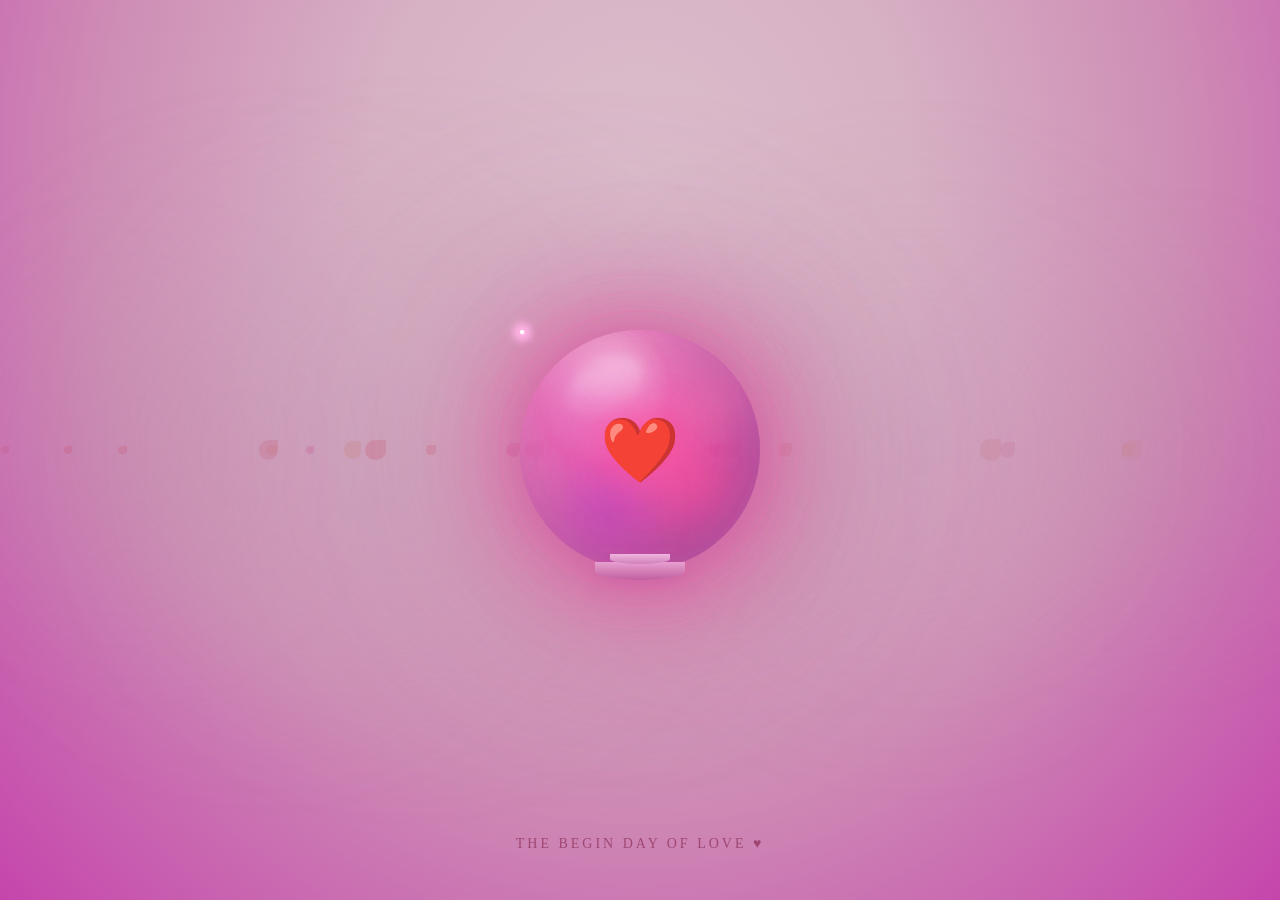
<file: src/index.html>
<!DOCTYPE html>
<html lang="vi">

<head>
  <meta charset="UTF-8">
  <meta name="viewport" content="width=device-width, initial-scale=1.0">
  <title>A Gift For You ♥</title>
  <style>
    *,
    *::before,
    *::after {
      margin: 0;
      padding: 0;
      box-sizing: border-box;
    }

    body {
      min-height: 100vh;
      overflow: hidden;
      background: radial-gradient(ellipse at 50% 20%, #dbbdcc 0%, #d7b1c4 30%, #ce8db5 60%, #c545ac 100%);
      font-family: 'Georgia', serif;
      display: flex;
      flex-direction: column;
      align-items: center;
      justify-content: center;
    }

    /* ── Background Layer ── */
    #bgCanvas {
      position: fixed;
      inset: 0;
      z-index: 0;
      pointer-events: none;
    }

    /* Bokeh blobs */
    .bokeh {
      position: fixed;
      border-radius: 50%;
      filter: blur(80px);
      opacity: 0.18;
      animation: floatBokeh linear infinite;
      z-index: 0;
      pointer-events: none;
    }

    @keyframes floatBokeh {
      0% {
        transform: translateY(110vh) scale(0.8);
        opacity: 0;
      }

      10% {
        opacity: 0.2;
      }

      90% {
        opacity: 0.18;
      }

      100% {
        transform: translateY(-15vh) scale(1.3);
        opacity: 0;
      }
    }

    /* Floating petals */
    .petal {
      position: fixed;
      border-radius: 50% 0 50% 50%;
      pointer-events: none;
      z-index: 1;
      animation: floatPetal linear infinite;
    }

    @keyframes floatPetal {
      0% {
        transform: translateY(100vh) rotate(0deg);
        opacity: 0;
      }

      10% {
        opacity: 0.35;
      }

      90% {
        opacity: 0.25;
      }

      100% {
        transform: translateY(-100px) rotate(360deg);
        opacity: 0;
      }
    }

    /* ── Hint text ── */
    #hintText {
      position: fixed;
      bottom: 48px;
      left: 50%;
      transform: translateX(-50%);
      color: rgba(140, 45, 85, 0.7);
      font-size: 14px;
      letter-spacing: 3px;
      text-transform: uppercase;
      z-index: 20;
      text-align: center;
      pointer-events: none;
      animation: hintPulse 3s ease-in-out infinite;
    }

    @keyframes hintPulse {

      0%,
      100% {
        opacity: 0.55;
      }

      50% {
        opacity: 1;
      }
    }

    /* ── Scene ── */
    #scene {
      position: relative;
      z-index: 10;
      display: flex;
      flex-direction: column;
      align-items: center;
      gap: 28px;
    }

    /* ── Crystal Orb ── */
    #orb {
      position: relative;
      width: 240px;
      height: 240px;
      cursor: pointer;
      filter: drop-shadow(0 0 50px rgba(255, 80, 160, 0.75)) drop-shadow(0 0 100px rgba(200, 60, 140, 0.4));
      animation: orbFloat 5s ease-in-out infinite;
      transition: filter 0.4s ease;
    }

    #orb:hover {
      filter: drop-shadow(0 0 70px rgba(255, 80, 160, 0.95)) drop-shadow(0 0 140px rgba(200, 60, 140, 0.6));
    }

    @keyframes orbFloat {

      0%,
      100% {
        transform: translateY(0) rotate(-2deg);
      }

      50% {
        transform: translateY(-14px) rotate(2deg);
      }
    }

    /* Outer aura rings */
    .aura-ring {
      position: absolute;
      inset: -20px;
      border-radius: 50%;
      border: 1.5px solid rgba(255, 120, 180, 0.35);
      animation: auraPulse 3s ease-in-out infinite;
    }

    .aura-ring:nth-child(2) {
      inset: -38px;
      border-color: rgba(255, 120, 180, 0.2);
      animation-delay: 1s;
    }

    .aura-ring:nth-child(3) {
      inset: -56px;
      border-color: rgba(255, 120, 180, 0.1);
      animation-delay: 2s;
    }

    @keyframes auraPulse {

      0%,
      100% {
        transform: scale(1);
        opacity: 0.7;
      }

      50% {
        transform: scale(1.08);
        opacity: 1;
      }
    }

    /* Orb glass sphere */
    .orb-glass {
      position: absolute;
      inset: 0;
      border-radius: 50%;
      background: radial-gradient(ellipse at 35% 25%,
          rgba(255, 255, 255, 0.92) 0%,
          rgba(230, 100, 200, 0.35) 30%,
          rgba(170, 50, 160, 0.55) 60%,
          rgba(110, 20, 130, 0.75) 100%);
      box-shadow:
        inset 0 0 60px rgba(255, 150, 200, 0.5),
        inset -15px -15px 50px rgba(80, 0, 80, 0.2),
        0 8px 60px rgba(200, 80, 160, 0.5),
        0 0 100px rgba(200, 80, 160, 0.25);
      overflow: hidden;
    }

    /* Glass reflection highlight */
    .orb-highlight {
      position: absolute;
      top: 12%;
      left: 18%;
      width: 35%;
      height: 22%;
      background: radial-gradient(ellipse, rgba(255, 255, 255, 0.7), transparent);
      border-radius: 50%;
      transform: rotate(-30deg);
      filter: blur(4px);
    }

    .orb-highlight2 {
      position: absolute;
      top: 18%;
      left: 22%;
      width: 15%;
      height: 10%;
      background: radial-gradient(ellipse, rgba(255, 255, 255, 0.5), transparent);
      border-radius: 50%;
      filter: blur(3px);
    }

    /* Inner nebula swirl */
    #nebula {
      position: absolute;
      inset: 0;
      border-radius: 50%;
      overflow: hidden;
    }

    .nebula-cloud {
      position: absolute;
      border-radius: 50%;
      filter: blur(20px);
      animation: nebulaDrift ease-in-out infinite alternate;
    }

    @keyframes nebulaDrift {
      0% {
        transform: translate(0, 0) scale(1);
      }

      100% {
        transform: translate(15px, -10px) scale(1.1);
      }
    }

    /* Crystal heart inside */
    .crystal-heart {
      position: absolute;
      top: 50%;
      left: 50%;
      transform: translate(-50%, -50%);
      font-size: 64px;
      filter: drop-shadow(0 0 20px rgba(255, 80, 160, 0.9)) drop-shadow(0 0 40px rgba(255, 80, 160, 0.5));
      animation: crystalPulse 2.5s ease-in-out infinite;
      z-index: 5;
    }

    @keyframes crystalPulse {

      0%,
      100% {
        transform: translate(-50%, -50%) scale(1);
        filter: drop-shadow(0 0 20px rgba(255, 80, 160, 0.9)) drop-shadow(0 0 40px rgba(255, 80, 160, 0.5));
      }

      50% {
        transform: translate(-50%, -50%) scale(1.12);
        filter: drop-shadow(0 0 35px rgba(255, 80, 160, 1)) drop-shadow(0 0 70px rgba(255, 80, 160, 0.7));
      }
    }

    /* Orb pedestal/base */
    .orb-base {
      position: absolute;
      bottom: -10px;
      left: 50%;
      transform: translateX(-50%);
      width: 90px;
      height: 18px;
      background: linear-gradient(180deg, #e8a0d0, #c060a0);
      border-radius: 0 0 50% 50%;
      box-shadow: 0 4px 20px rgba(200, 80, 160, 0.4);
    }

    .orb-base::before {
      content: '';
      position: absolute;
      top: -8px;
      left: 50%;
      transform: translateX(-50%);
      width: 60px;
      height: 10px;
      background: linear-gradient(180deg, #f0b8e0, #d080b8);
      border-radius: 0 0 50% 50%;
    }

    /* Magic sparkles around orb */
    .sparkle-dot {
      position: absolute;
      border-radius: 50%;
      background: white;
      box-shadow: 0 0 10px 4px rgba(255, 180, 230, 1);
      animation: sparkleOrbit linear infinite;
      pointer-events: none;
    }

    @keyframes sparkleOrbit {
      0% {
        transform: rotate(0deg) translateX(135px) rotate(0deg);
        opacity: 0;
      }

      10% {
        opacity: 1;
      }

      90% {
        opacity: 1;
      }

      100% {
        transform: rotate(360deg) translateX(135px) rotate(-360deg);
        opacity: 0;
      }
    }

    /* ── Opened state ── */
    #orb.opened .crystal-heart {
      animation: heartFlyAway 1.2s ease forwards;
    }

    @keyframes heartFlyAway {
      0% {
        transform: translate(-50%, -50%) scale(1);
        opacity: 1;
      }

      50% {
        transform: translate(-50%, -80%) scale(1.5);
        opacity: 1;
      }

      100% {
        transform: translate(-50%, -120%) scale(0);
        opacity: 0;
      }
    }

    #orb.opened {
      animation: orbShatter 0.8s ease forwards;
      cursor: default;
    }

    @keyframes orbShatter {
      0% {
        transform: scale(1);
        opacity: 1;
      }

      30% {
        transform: scale(1.2);
        opacity: 1;
        filter: drop-shadow(0 0 80px rgba(255, 80, 160, 1));
      }

      100% {
        transform: scale(0);
        opacity: 0;
      }
    }

    /* ── Floating debris when orb breaks ── */
    .debris {
      position: fixed;
      border-radius: 50%;
      pointer-events: none;
      z-index: 15;
      animation: debrisFly ease-out forwards;
    }

    @keyframes debrisFly {
      0% {
        opacity: 1;
      }

      100% {
        opacity: 0;
        transform: translate(var(--tx), var(--ty)) scale(0);
      }
    }

    /* ── Calendar ── */
    #calendarWrap {
      display: none;
      flex-direction: column;
      align-items: center;
      gap: 6px;
      opacity: 0;
      transform: translateY(24px);
      transition: opacity 0.6s ease, transform 0.6s ease;
    }

    #calendarWrap.visible {
      opacity: 1;
      transform: translateY(0);
    }

    .cal-header {
      color: #a02868;
      font-size: 18px;
      letter-spacing: 4px;
      text-transform: uppercase;
      text-shadow: 0 0 14px rgba(255, 100, 160, 0.4);
    }

    .cal-grid {
      display: grid;
      grid-template-columns: repeat(7, 1fr);
      gap: 6px;
      padding: 20px 24px;
      background: rgba(255, 255, 255, 0.8);
      border: 1.5px solid rgba(180, 80, 130, 0.35);
      border-radius: 20px;
      backdrop-filter: blur(12px);
      box-shadow: 0 8px 40px rgba(160, 50, 110, 0.2), 0 0 0 6px rgba(255, 255, 255, 0.15);
    }

    .cal-day-label {
      color: rgba(150, 50, 90, 0.55);
      font-size: 12px;
      text-align: center;
      letter-spacing: 1px;
    }

    .cal-cell {
      width: 50px;
      height: 50px;
      display: flex;
      align-items: center;
      justify-content: center;
      font-size: 16px;
      color: rgba(130, 35, 80, 0.75);
      border-radius: 50%;
      cursor: pointer;
      transition: all 0.2s;
      user-select: none;
    }

    .cal-cell:hover {
      background: rgba(220, 80, 140, 0.25);
      color: #a02868;
      transform: scale(1.1);
    }

    .cal-cell.empty {
      cursor: default;
    }

    .cal-cell.empty:hover {
      background: none;
      transform: none;
    }

    .cal-cell.wrong {
      animation: wrongShake 0.4s ease;
      color: #cc3366 !important;
    }

    @keyframes wrongShake {

      0%,
      100% {
        transform: translateX(0);
      }

      25% {
        transform: translateX(-5px);
      }

      75% {
        transform: translateX(5px);
      }
    }

    .cal-cell.correct {
      background: linear-gradient(135deg, #e04080, #c01060);
      color: white !important;
      box-shadow: 0 0 20px rgba(200, 30, 110, 0.9);
      animation: correctPop 0.5s ease forwards;
    }

    @keyframes correctPop {
      0% {
        transform: scale(1);
      }

      50% {
        transform: scale(1.4);
      }

      100% {
        transform: scale(1.15);
      }
    }

    /* ── Wrong answer overlay ── */
    #wrongOverlay {
      position: fixed;
      inset: 0;
      z-index: 45;
      backdrop-filter: blur(6px);
      -webkit-backdrop-filter: blur(6px);
      background: rgba(0, 0, 0, 0.15);
      opacity: 0;
      pointer-events: none;
      transition: opacity 0.3s ease;
    }

    #wrongOverlay.show {
      opacity: 1;
      pointer-events: auto;
    }

    #wrongMsg {
      position: fixed;
      top: 50%;
      left: 50%;
      transform: translate(-50%, -50%);
      color: #c83060;
      font-size: 26px;
      letter-spacing: 3px;
      text-shadow: 0 0 30px rgba(255, 100, 160, 0.8), 0 0 60px rgba(255, 100, 160, 0.4);
      opacity: 0;
      pointer-events: none;
      z-index: 55;
      transition: opacity 0.3s ease, transform 0.3s ease;
      font-style: italic;
      font-family: 'Dancing Script', 'Georgia', serif;
      text-align: center;
      white-space: nowrap;
    }

    #wrongMsg.show {
      opacity: 1;
      transform: translate(-50%, -50%) scale(1.05);
    }

    /* ── Success overlay ── */
    #successOverlay {
      position: fixed;
      inset: 0;
      z-index: 100;
      background: radial-gradient(ellipse at 50% 30%, #f0ced7f4, #ff6bb5 50%, #ec72bb 100%);
      display: none;
      align-items: center;
      justify-content: center;
      flex-direction: column;
      gap: 20px;
    }

    #successOverlay.show {
      display: flex;
    }

    .successHearts {
      font-size: 60px;
      animation: heartBurst 1s ease forwards;
    }

    @keyframes heartBurst {
      0% {
        transform: scale(0) rotate(-20deg);
        opacity: 0;
      }

      60% {
        transform: scale(1.3) rotate(5deg);
        opacity: 1;
      }

      100% {
        transform: scale(1) rotate(0deg);
        opacity: 1;
      }
    }

    .successText {
      color: #a02868;
      font-size: 20px;
      letter-spacing: 5px;
      text-transform: uppercase;
      text-shadow: 0 0 20px rgba(255, 100, 160, 0.4);
      animation: fadeInUp 0.8s 0.3s ease both;
    }

    .successSubtext {
      color: rgba(130, 40, 80, 0.8);
      font-size: 13px;
      letter-spacing: 3px;
      animation: fadeInUp 0.8s 0.6s ease both;
    }

    @keyframes fadeInUp {
      from {
        opacity: 0;
        transform: translateY(15px);
      }

      to {
        opacity: 1;
        transform: translateY(0);
      }
    }

    .enterBtn {
      margin-top: 20px;
      padding: 14px 40px;
      background: linear-gradient(135deg, #ff69b4, #ff1493);
      color: white;
      border: none;
      border-radius: 50px;
      font-size: 16px;
      letter-spacing: 3px;
      cursor: pointer;
      box-shadow: 0 0 30px rgba(255, 20, 147, 0.5);
      animation: fadeInUp 0.8s 0.9s ease both, bounce 2s 1.7s ease infinite;
      transition: transform 0.2s;
    }

    .enterBtn:hover {
      transform: scale(1.05);
    }

    .tapHint {
      color: rgba(140, 45, 85, 0.65);
      font-size: 13px;
      letter-spacing: 3px;
      text-align: center;
      animation: hintPulse 2s ease-in-out infinite;
    }
  </style>
</head>

<body>

  <canvas id="bgCanvas"></canvas>
  <div id="hintText">The Begin day of love ♥</div>
  <div id="wrongOverlay"></div>
  <div id="wrongMsg">😤 Bé có nhớ đâu :(</div>

  <div id="scene">
    <!-- Crystal Orb -->
    <div id="orb" onclick="handleOrbClick()">
      <div class="aura-ring"></div>
      <div class="aura-ring"></div>
      <div class="aura-ring"></div>
      <div class="orb-glass">
        <div class="orb-highlight"></div>
        <div class="orb-highlight2"></div>
        <div id="nebula">
          <div class="nebula-cloud"
            style="width:130px;height:130px;top:8%;left:5%;background:radial-gradient(circle,rgba(220,60,170,0.7),transparent);animation-duration:4s;">
          </div>
          <div class="nebula-cloud"
            style="width:110px;height:110px;top:38%;left:48%;background:radial-gradient(circle,rgba(255,80,150,0.65),transparent);animation-duration:6s;animation-delay:1s;">
          </div>
          <div class="nebula-cloud"
            style="width:90px;height:90px;bottom:8%;left:18%;background:radial-gradient(circle,rgba(180,60,200,0.6),transparent);animation-duration:5s;animation-delay:2s;">
          </div>
          <div class="nebula-cloud"
            style="width:65px;height:65px;top:18%;right:8%;background:radial-gradient(circle,rgba(255,120,170,0.55),transparent);animation-duration:7s;animation-delay:0.5s;">
          </div>
        </div>
        <div class="crystal-heart">❤️</div>
      </div>
      <div class="orb-base"></div>
      <!-- Orbiting sparkles -->
      <div class="sparkle-dot" style="width:5px;height:5px;animation-duration:4s;"></div>
      <div class="sparkle-dot" style="width:3px;height:3px;animation-duration:6s;animation-delay:-2s;"></div>
      <div class="sparkle-dot" style="width:4px;height:4px;animation-duration:5s;animation-delay:-3.5s;"></div>
    </div>

    <!-- Calendar -->
    <div id="calendarWrap">
      <div class="tapHint">Nhớ chọn ngày kỷ niệm nha bé ♥</div>
      <div class="cal-header">Tháng 8 · 2025</div>
      <div class="cal-grid" id="calGrid"></div>
    </div>
  </div>

  <!-- Success overlay -->
  <div id="successOverlay">
    <div class="successHearts">♥♥♥</div>
    <div class="successText">Ngày tuyệt vời nhất</div>
    <div class="successSubtext">30 / 08 / 2025 — Ngày chúng ta bắt đầu</div>
    <button class="enterBtn" onclick="goToMain()">Enter ♥</button>
  </div>

  <script>
    /* ── Background canvas ── */
    const canvas = document.getElementById('bgCanvas');
    const ctx = canvas.getContext('2d');
    let particles = [];

    function resizeCanvas() { canvas.width = window.innerWidth; canvas.height = window.innerHeight; }
    resizeCanvas(); window.addEventListener('resize', resizeCanvas);

    function spawnParticle() {
      const isHeart = Math.random() < 0.3;
      const colors = isHeart
        ? ['#ff69b4', '#ff1493', '#ffb6c1', '#ff85a2', '#ffc0cb', '#e84393']
        : ['#ddc8d6', '#d4bdd0', '#e0b8c8', '#d8a8c0', '#ecc8d8'];
      particles.push({
        x: Math.random() * canvas.width, y: canvas.height + 20,
        size: isHeart ? 14 + Math.random() * 20 : 4 + Math.random() * 8,
        speed: 0.4 + Math.random() * 1.2,
        opacity: 0.3 + Math.random() * 0.3,
        wobble: Math.random() * Math.PI * 2,
        wobbleSpeed: 0.02 + Math.random() * 0.03,
        color: colors[Math.floor(Math.random() * colors.length)],
        isHeart,
        rotation: Math.random() * Math.PI * 2,
        rotSpeed: (Math.random() - 0.5) * 0.04,
      });
    }

    function drawHeart(x, y, size, color, opacity) {
      ctx.save(); ctx.globalAlpha = opacity; ctx.fillStyle = color;
      ctx.translate(x, y);
      ctx.beginPath();
      ctx.moveTo(0, size * 0.3);
      ctx.bezierCurveTo(-size / 2, -size * 0.3, -size, size * 0.1, 0, size);
      ctx.bezierCurveTo(size, size * 0.1, size / 2, -size * 0.3, 0, size * 0.3);
      ctx.fill(); ctx.restore();
    }

    function animateCanvas() {
      ctx.clearRect(0, 0, canvas.width, canvas.height);
      if (Math.random() < 0.025) spawnParticle();
      particles = particles.filter(p => p.y > -80);
      particles.forEach(p => {
        p.y -= p.speed; p.x += Math.sin(p.wobble) * 0.5;
        p.wobble += p.wobbleSpeed; p.rotation += p.rotSpeed;
        ctx.save(); ctx.translate(p.x, p.y); ctx.rotate(p.rotation);
        ctx.globalAlpha = p.opacity;
        if (p.isHeart) { drawHeart(0, 0, p.size, p.color, p.opacity); }
        else { ctx.fillStyle = p.color; ctx.beginPath(); ctx.arc(0, 0, p.size, 0, Math.PI * 2); ctx.fill(); }
        ctx.restore();
      });
      requestAnimationFrame(animateCanvas);
    }
    animateCanvas();

    /* ── Bokeh blobs ── */
    const bokehColors = ['#c8a0b8', '#b888a0', '#a07090', '#d0a8c0', '#c098b0', '#c8a8bc'];
    for (let i = 0; i < 8; i++) {
      const b = document.createElement('div'); b.className = 'bokeh';
      const size = 200 + Math.random() * 280;
      b.style.cssText = `width:${size}px;height:${size}px;left:${Math.random() * 100}%;background:${bokehColors[i % bokehColors.length]};animation-duration:${18 + Math.random() * 25}s;animation-delay:${-Math.random() * 25}s;`;
      document.body.appendChild(b);
    }

    /* ── Floating petals ── */
    for (let i = 0; i < 22; i++) {
      const p = document.createElement('div'); p.className = 'petal';
      const size = 8 + Math.random() * 14;
      p.style.cssText = `
        left:${Math.random() * 100}%;
        width:${size}px; height:${size}px;
        background:rgba(200,${80 + Math.floor(Math.random() * 60)},${120 + Math.floor(Math.random() * 40)},0.3);
        animation-duration:${10 + Math.random() * 14}s;
        animation-delay:${-Math.random() * 14}s;
      `;
      document.body.appendChild(p);
    }

    /* ── Orb click → shatter + calendar ── */
    let opened = false;
    function handleOrbClick() {
      if (opened) return;
      opened = true;

      const orb = document.getElementById('orb');
      orb.classList.add('opened');
      orb.onclick = null;

      // Spawn debris shards
      spawnDebris();

      // Show calendar after orb disappears
      setTimeout(() => {
        orb.style.display = 'none';
        buildCalendar();
        const calWrap = document.getElementById('calendarWrap');
        calWrap.style.display = 'flex';
        requestAnimationFrame(() => calWrap.classList.add('visible'));
      }, 900);
    }

    function spawnDebris() {
      const orb = document.getElementById('orb');
      const rect = orb.getBoundingClientRect();
      const cx = rect.left + rect.width / 2;
      const cy = rect.top + rect.height / 2;
      const colors = ['#ff69b4', '#ff1493', '#ff85a2', '#ffaac8', '#dda0dd', '#ffb6c1', '#e8a0c8'];
      for (let i = 0; i < 30; i++) {
        const el = document.createElement('div');
        el.className = 'debris';
        const angle = (i / 30) * Math.PI * 2;
        const dist = 120 + Math.random() * 200;
        const tx = Math.cos(angle) * dist;
        const ty = Math.sin(angle) * dist - 60;
        const size = 6 + Math.random() * 14;
        el.style.cssText = `
          left:${cx - size / 2}px; top:${cy - size / 2}px;
          width:${size}px; height:${size}px;
          background:${colors[i % colors.length]};
          --tx:${tx}px; --ty:${ty}px;
          animation-duration:${0.8 + Math.random() * 0.8}s;
          box-shadow: 0 0 ${size}px ${colors[i % colors.length]};
        `;
        document.body.appendChild(el);
        setTimeout(() => el.remove(), 1600);
      }
    }

    /* ── Calendar ── */
    const CORRECT_DAY = 30;
    function buildCalendar() {
      const grid = document.getElementById('calGrid');
      grid.innerHTML = '';
      const labels = ['CN', 'T2', 'T3', 'T4', 'T5', 'T6', 'T7'];
      // Adjust: Vietnamese week starts Monday (CN=0), Aug 2026 starts Saturday
      // Aug 1 2026 = Saturday, so weekday index: CN=0, T2=1...T6=5, T7=6
      const firstDay = 6; // Saturday = index 6 (T7)
      labels.forEach(l => {
        const d = document.createElement('div'); d.className = 'cal-day-label'; d.textContent = l; grid.appendChild(d);
      });
      for (let i = 0; i < firstDay; i++) {
        const e = document.createElement('div'); e.className = 'cal-cell empty'; grid.appendChild(e);
      }
      for (let d = 1; d <= 31; d++) {
        const cell = document.createElement('div'); cell.className = 'cal-cell';
        cell.textContent = d; cell.dataset.day = d;
        cell.addEventListener('click', () => handleDayClick(d, cell));
        grid.appendChild(cell);
      }
    }

    function handleDayClick(day, cell) {
      if (cell.classList.contains('correct') || cell.classList.contains('wrong')) return;
      if (day === CORRECT_DAY) {
        document.querySelectorAll('.cal-cell:not(.empty)').forEach(c => {
          if (parseInt(c.dataset.day) === CORRECT_DAY) c.classList.add('correct');
        });
        burstHearts();
        setTimeout(() => { document.getElementById('successOverlay').classList.add('show'); }, 600);
      } else {
        cell.classList.add('wrong');
        setTimeout(() => cell.classList.remove('wrong'), 500);

        const overlay = document.getElementById('wrongOverlay');
        const msg = document.getElementById('wrongMsg');

        overlay.classList.add('show');
        msg.classList.add('show');

        setTimeout(() => {
          overlay.classList.remove('show');
          msg.classList.remove('show');
        }, 1200);
      }
    }

    function burstHearts() {
      for (let i = 0; i < 45; i++) setTimeout(() => spawnParticle(), i * 25);
    }

    function goToMain() { window.location.href = 'html/locket.html'; }
  </script>
</body>

</html>
</file>
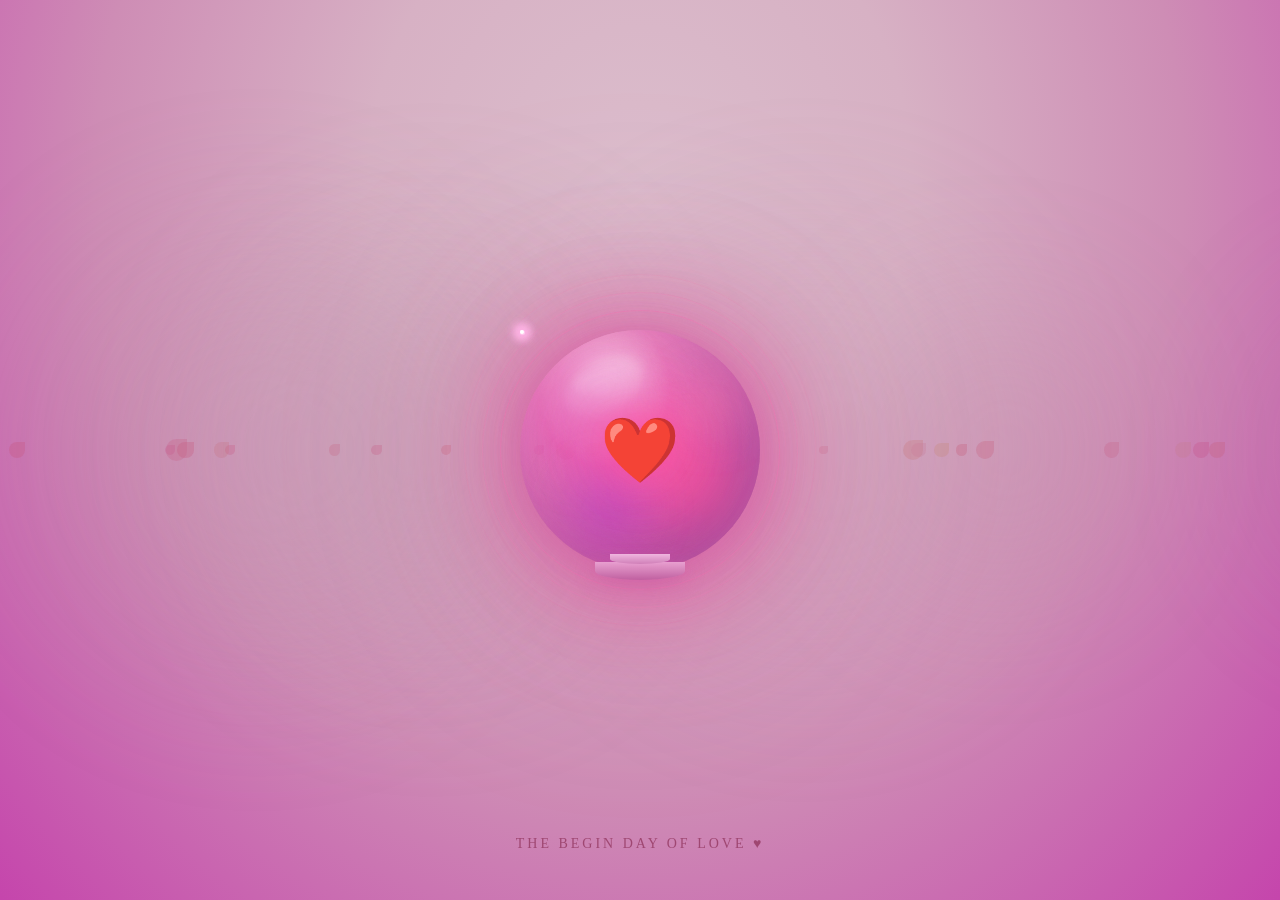
<file: src/html/index.html>
<!DOCTYPE html>
<html lang="vi">

<head>
  <meta charset="UTF-8">
  <meta name="viewport" content="width=device-width, initial-scale=1.0">
  <title>A Gift For You ♥</title>
  <style>
    *,
    *::before,
    *::after {
      margin: 0;
      padding: 0;
      box-sizing: border-box;
    }

    body {
      min-height: 100vh;
      overflow: hidden;
      background: radial-gradient(ellipse at 50% 20%, #dbbdcc 0%, #d7b1c4 30%, #ce8db5 60%, #c545ac 100%);
      font-family: 'Georgia', serif;
      display: flex;
      flex-direction: column;
      align-items: center;
      justify-content: center;
    }

    /* ── Background Layer ── */
    #bgCanvas {
      position: fixed;
      inset: 0;
      z-index: 0;
      pointer-events: none;
    }

    /* Bokeh blobs */
    .bokeh {
      position: fixed;
      border-radius: 50%;
      filter: blur(80px);
      opacity: 0.18;
      animation: floatBokeh linear infinite;
      z-index: 0;
      pointer-events: none;
    }

    @keyframes floatBokeh {
      0% {
        transform: translateY(110vh) scale(0.8);
        opacity: 0;
      }

      10% {
        opacity: 0.2;
      }

      90% {
        opacity: 0.18;
      }

      100% {
        transform: translateY(-15vh) scale(1.3);
        opacity: 0;
      }
    }

    /* Floating petals */
    .petal {
      position: fixed;
      border-radius: 50% 0 50% 50%;
      pointer-events: none;
      z-index: 1;
      animation: floatPetal linear infinite;
    }

    @keyframes floatPetal {
      0% {
        transform: translateY(100vh) rotate(0deg);
        opacity: 0;
      }

      10% {
        opacity: 0.35;
      }

      90% {
        opacity: 0.25;
      }

      100% {
        transform: translateY(-100px) rotate(360deg);
        opacity: 0;
      }
    }

    /* ── Hint text ── */
    #hintText {
      position: fixed;
      bottom: 48px;
      left: 50%;
      transform: translateX(-50%);
      color: rgba(140, 45, 85, 0.7);
      font-size: 14px;
      letter-spacing: 3px;
      text-transform: uppercase;
      z-index: 20;
      text-align: center;
      pointer-events: none;
      animation: hintPulse 3s ease-in-out infinite;
    }

    @keyframes hintPulse {

      0%,
      100% {
        opacity: 0.55;
      }

      50% {
        opacity: 1;
      }
    }

    /* ── Scene ── */
    #scene {
      position: relative;
      z-index: 10;
      display: flex;
      flex-direction: column;
      align-items: center;
      gap: 28px;
    }

    /* ── Crystal Orb ── */
    #orb {
      position: relative;
      width: 240px;
      height: 240px;
      cursor: pointer;
      filter: drop-shadow(0 0 50px rgba(255, 80, 160, 0.75)) drop-shadow(0 0 100px rgba(200, 60, 140, 0.4));
      animation: orbFloat 5s ease-in-out infinite;
      transition: filter 0.4s ease;
    }

    #orb:hover {
      filter: drop-shadow(0 0 70px rgba(255, 80, 160, 0.95)) drop-shadow(0 0 140px rgba(200, 60, 140, 0.6));
    }

    @keyframes orbFloat {

      0%,
      100% {
        transform: translateY(0) rotate(-2deg);
      }

      50% {
        transform: translateY(-14px) rotate(2deg);
      }
    }

    /* Outer aura rings */
    .aura-ring {
      position: absolute;
      inset: -20px;
      border-radius: 50%;
      border: 1.5px solid rgba(255, 120, 180, 0.35);
      animation: auraPulse 3s ease-in-out infinite;
    }

    .aura-ring:nth-child(2) {
      inset: -38px;
      border-color: rgba(255, 120, 180, 0.2);
      animation-delay: 1s;
    }

    .aura-ring:nth-child(3) {
      inset: -56px;
      border-color: rgba(255, 120, 180, 0.1);
      animation-delay: 2s;
    }

    @keyframes auraPulse {

      0%,
      100% {
        transform: scale(1);
        opacity: 0.7;
      }

      50% {
        transform: scale(1.08);
        opacity: 1;
      }
    }

    /* Orb glass sphere */
    .orb-glass {
      position: absolute;
      inset: 0;
      border-radius: 50%;
      background: radial-gradient(ellipse at 35% 25%,
          rgba(255, 255, 255, 0.92) 0%,
          rgba(230, 100, 200, 0.35) 30%,
          rgba(170, 50, 160, 0.55) 60%,
          rgba(110, 20, 130, 0.75) 100%);
      box-shadow:
        inset 0 0 60px rgba(255, 150, 200, 0.5),
        inset -15px -15px 50px rgba(80, 0, 80, 0.2),
        0 8px 60px rgba(200, 80, 160, 0.5),
        0 0 100px rgba(200, 80, 160, 0.25);
      overflow: hidden;
    }

    /* Glass reflection highlight */
    .orb-highlight {
      position: absolute;
      top: 12%;
      left: 18%;
      width: 35%;
      height: 22%;
      background: radial-gradient(ellipse, rgba(255, 255, 255, 0.7), transparent);
      border-radius: 50%;
      transform: rotate(-30deg);
      filter: blur(4px);
    }

    .orb-highlight2 {
      position: absolute;
      top: 18%;
      left: 22%;
      width: 15%;
      height: 10%;
      background: radial-gradient(ellipse, rgba(255, 255, 255, 0.5), transparent);
      border-radius: 50%;
      filter: blur(3px);
    }

    /* Inner nebula swirl */
    #nebula {
      position: absolute;
      inset: 0;
      border-radius: 50%;
      overflow: hidden;
    }

    .nebula-cloud {
      position: absolute;
      border-radius: 50%;
      filter: blur(20px);
      animation: nebulaDrift ease-in-out infinite alternate;
    }

    @keyframes nebulaDrift {
      0% {
        transform: translate(0, 0) scale(1);
      }

      100% {
        transform: translate(15px, -10px) scale(1.1);
      }
    }

    /* Crystal heart inside */
    .crystal-heart {
      position: absolute;
      top: 50%;
      left: 50%;
      transform: translate(-50%, -50%);
      font-size: 64px;
      filter: drop-shadow(0 0 20px rgba(255, 80, 160, 0.9)) drop-shadow(0 0 40px rgba(255, 80, 160, 0.5));
      animation: crystalPulse 2.5s ease-in-out infinite;
      z-index: 5;
    }

    @keyframes crystalPulse {

      0%,
      100% {
        transform: translate(-50%, -50%) scale(1);
        filter: drop-shadow(0 0 20px rgba(255, 80, 160, 0.9)) drop-shadow(0 0 40px rgba(255, 80, 160, 0.5));
      }

      50% {
        transform: translate(-50%, -50%) scale(1.12);
        filter: drop-shadow(0 0 35px rgba(255, 80, 160, 1)) drop-shadow(0 0 70px rgba(255, 80, 160, 0.7));
      }
    }

    /* Orb pedestal/base */
    .orb-base {
      position: absolute;
      bottom: -10px;
      left: 50%;
      transform: translateX(-50%);
      width: 90px;
      height: 18px;
      background: linear-gradient(180deg, #e8a0d0, #c060a0);
      border-radius: 0 0 50% 50%;
      box-shadow: 0 4px 20px rgba(200, 80, 160, 0.4);
    }

    .orb-base::before {
      content: '';
      position: absolute;
      top: -8px;
      left: 50%;
      transform: translateX(-50%);
      width: 60px;
      height: 10px;
      background: linear-gradient(180deg, #f0b8e0, #d080b8);
      border-radius: 0 0 50% 50%;
    }

    /* Magic sparkles around orb */
    .sparkle-dot {
      position: absolute;
      border-radius: 50%;
      background: white;
      box-shadow: 0 0 10px 4px rgba(255, 180, 230, 1);
      animation: sparkleOrbit linear infinite;
      pointer-events: none;
    }

    @keyframes sparkleOrbit {
      0% {
        transform: rotate(0deg) translateX(135px) rotate(0deg);
        opacity: 0;
      }

      10% {
        opacity: 1;
      }

      90% {
        opacity: 1;
      }

      100% {
        transform: rotate(360deg) translateX(135px) rotate(-360deg);
        opacity: 0;
      }
    }

    /* ── Opened state ── */
    #orb.opened .crystal-heart {
      animation: heartFlyAway 1.2s ease forwards;
    }

    @keyframes heartFlyAway {
      0% {
        transform: translate(-50%, -50%) scale(1);
        opacity: 1;
      }

      50% {
        transform: translate(-50%, -80%) scale(1.5);
        opacity: 1;
      }

      100% {
        transform: translate(-50%, -120%) scale(0);
        opacity: 0;
      }
    }

    #orb.opened {
      animation: orbShatter 0.8s ease forwards;
      cursor: default;
    }

    @keyframes orbShatter {
      0% {
        transform: scale(1);
        opacity: 1;
      }

      30% {
        transform: scale(1.2);
        opacity: 1;
        filter: drop-shadow(0 0 80px rgba(255, 80, 160, 1));
      }

      100% {
        transform: scale(0);
        opacity: 0;
      }
    }

    /* ── Floating debris when orb breaks ── */
    .debris {
      position: fixed;
      border-radius: 50%;
      pointer-events: none;
      z-index: 15;
      animation: debrisFly ease-out forwards;
    }

    @keyframes debrisFly {
      0% {
        opacity: 1;
      }

      100% {
        opacity: 0;
        transform: translate(var(--tx), var(--ty)) scale(0);
      }
    }

    /* ── Calendar ── */
    #calendarWrap {
      display: none;
      flex-direction: column;
      align-items: center;
      gap: 6px;
      opacity: 0;
      transform: translateY(24px);
      transition: opacity 0.6s ease, transform 0.6s ease;
    }

    #calendarWrap.visible {
      opacity: 1;
      transform: translateY(0);
    }

    .cal-header {
      color: #a02868;
      font-size: 18px;
      letter-spacing: 4px;
      text-transform: uppercase;
      text-shadow: 0 0 14px rgba(255, 100, 160, 0.4);
    }

    .cal-grid {
      display: grid;
      grid-template-columns: repeat(7, 1fr);
      gap: 6px;
      padding: 20px 24px;
      background: rgba(255, 255, 255, 0.8);
      border: 1.5px solid rgba(180, 80, 130, 0.35);
      border-radius: 20px;
      backdrop-filter: blur(12px);
      box-shadow: 0 8px 40px rgba(160, 50, 110, 0.2), 0 0 0 6px rgba(255, 255, 255, 0.15);
    }

    .cal-day-label {
      color: rgba(150, 50, 90, 0.55);
      font-size: 12px;
      text-align: center;
      letter-spacing: 1px;
    }

    .cal-cell {
      width: 50px;
      height: 50px;
      display: flex;
      align-items: center;
      justify-content: center;
      font-size: 16px;
      color: rgba(130, 35, 80, 0.75);
      border-radius: 50%;
      cursor: pointer;
      transition: all 0.2s;
      user-select: none;
    }

    .cal-cell:hover {
      background: rgba(220, 80, 140, 0.25);
      color: #a02868;
      transform: scale(1.1);
    }

    .cal-cell.empty {
      cursor: default;
    }

    .cal-cell.empty:hover {
      background: none;
      transform: none;
    }

    .cal-cell.wrong {
      animation: wrongShake 0.4s ease;
      color: #cc3366 !important;
    }

    @keyframes wrongShake {

      0%,
      100% {
        transform: translateX(0);
      }

      25% {
        transform: translateX(-5px);
      }

      75% {
        transform: translateX(5px);
      }
    }

    .cal-cell.correct {
      background: linear-gradient(135deg, #e04080, #c01060);
      color: white !important;
      box-shadow: 0 0 20px rgba(200, 30, 110, 0.9);
      animation: correctPop 0.5s ease forwards;
    }

    @keyframes correctPop {
      0% {
        transform: scale(1);
      }

      50% {
        transform: scale(1.4);
      }

      100% {
        transform: scale(1.15);
      }
    }

    /* ── Wrong answer overlay ── */
    #wrongOverlay {
      position: fixed;
      inset: 0;
      z-index: 45;
      backdrop-filter: blur(6px);
      -webkit-backdrop-filter: blur(6px);
      background: rgba(0, 0, 0, 0.15);
      opacity: 0;
      pointer-events: none;
      transition: opacity 0.3s ease;
    }

    #wrongOverlay.show {
      opacity: 1;
      pointer-events: auto;
    }

    #wrongMsg {
      position: fixed;
      top: 50%;
      left: 50%;
      transform: translate(-50%, -50%);
      color: #c83060;
      font-size: 26px;
      letter-spacing: 3px;
      text-shadow: 0 0 30px rgba(255, 100, 160, 0.8), 0 0 60px rgba(255, 100, 160, 0.4);
      opacity: 0;
      pointer-events: none;
      z-index: 55;
      transition: opacity 0.3s ease, transform 0.3s ease;
      font-style: italic;
      font-family: 'Dancing Script', 'Georgia', serif;
      text-align: center;
      white-space: nowrap;
    }

    #wrongMsg.show {
      opacity: 1;
      transform: translate(-50%, -50%) scale(1.05);
    }

    /* ── Success overlay ── */
    #successOverlay {
      position: fixed;
      inset: 0;
      z-index: 100;
      background: radial-gradient(ellipse at 50% 30%, #f0ced7f4, #ff6bb5 50%, #ec72bb 100%);
      display: none;
      align-items: center;
      justify-content: center;
      flex-direction: column;
      gap: 20px;
    }

    #successOverlay.show {
      display: flex;
    }

    .successHearts {
      font-size: 60px;
      animation: heartBurst 1s ease forwards;
    }

    @keyframes heartBurst {
      0% {
        transform: scale(0) rotate(-20deg);
        opacity: 0;
      }

      60% {
        transform: scale(1.3) rotate(5deg);
        opacity: 1;
      }

      100% {
        transform: scale(1) rotate(0deg);
        opacity: 1;
      }
    }

    .successText {
      color: #a02868;
      font-size: 20px;
      letter-spacing: 5px;
      text-transform: uppercase;
      text-shadow: 0 0 20px rgba(255, 100, 160, 0.4);
      animation: fadeInUp 0.8s 0.3s ease both;
    }

    .successSubtext {
      color: rgba(130, 40, 80, 0.8);
      font-size: 13px;
      letter-spacing: 3px;
      animation: fadeInUp 0.8s 0.6s ease both;
    }

    @keyframes fadeInUp {
      from {
        opacity: 0;
        transform: translateY(15px);
      }

      to {
        opacity: 1;
        transform: translateY(0);
      }
    }

    .enterBtn {
      margin-top: 20px;
      padding: 14px 40px;
      background: linear-gradient(135deg, #ff69b4, #ff1493);
      color: white;
      border: none;
      border-radius: 50px;
      font-size: 16px;
      letter-spacing: 3px;
      cursor: pointer;
      box-shadow: 0 0 30px rgba(255, 20, 147, 0.5);
      animation: fadeInUp 0.8s 0.9s ease both, bounce 2s 1.7s ease infinite;
      transition: transform 0.2s;
    }

    .enterBtn:hover {
      transform: scale(1.05);
    }

    .tapHint {
      color: rgba(140, 45, 85, 0.65);
      font-size: 13px;
      letter-spacing: 3px;
      text-align: center;
      animation: hintPulse 2s ease-in-out infinite;
    }
  </style>
</head>

<body>

  <canvas id="bgCanvas"></canvas>
  <div id="hintText">The Begin day of love ♥</div>
  <div id="wrongOverlay"></div>
  <div id="wrongMsg">😤 Bé có nhớ đâu :(</div>

  <div id="scene">
    <!-- Crystal Orb -->
    <div id="orb" onclick="handleOrbClick()">
      <div class="aura-ring"></div>
      <div class="aura-ring"></div>
      <div class="aura-ring"></div>
      <div class="orb-glass">
        <div class="orb-highlight"></div>
        <div class="orb-highlight2"></div>
        <div id="nebula">
          <div class="nebula-cloud"
            style="width:130px;height:130px;top:8%;left:5%;background:radial-gradient(circle,rgba(220,60,170,0.7),transparent);animation-duration:4s;">
          </div>
          <div class="nebula-cloud"
            style="width:110px;height:110px;top:38%;left:48%;background:radial-gradient(circle,rgba(255,80,150,0.65),transparent);animation-duration:6s;animation-delay:1s;">
          </div>
          <div class="nebula-cloud"
            style="width:90px;height:90px;bottom:8%;left:18%;background:radial-gradient(circle,rgba(180,60,200,0.6),transparent);animation-duration:5s;animation-delay:2s;">
          </div>
          <div class="nebula-cloud"
            style="width:65px;height:65px;top:18%;right:8%;background:radial-gradient(circle,rgba(255,120,170,0.55),transparent);animation-duration:7s;animation-delay:0.5s;">
          </div>
        </div>
        <div class="crystal-heart">❤️</div>
      </div>
      <div class="orb-base"></div>
      <!-- Orbiting sparkles -->
      <div class="sparkle-dot" style="width:5px;height:5px;animation-duration:4s;"></div>
      <div class="sparkle-dot" style="width:3px;height:3px;animation-duration:6s;animation-delay:-2s;"></div>
      <div class="sparkle-dot" style="width:4px;height:4px;animation-duration:5s;animation-delay:-3.5s;"></div>
    </div>

    <!-- Calendar -->
    <div id="calendarWrap">
      <div class="tapHint">Nhớ chọn ngày kỷ niệm nha bé ♥</div>
      <div class="cal-header">Tháng 8 · 2025</div>
      <div class="cal-grid" id="calGrid"></div>
    </div>
  </div>

  <!-- Success overlay -->
  <div id="successOverlay">
    <div class="successHearts">♥♥♥</div>
    <div class="successText">Ngày tuyệt vời nhất</div>
    <div class="successSubtext">30 / 08 / 2025 — Ngày chúng ta bắt đầu</div>
    <button class="enterBtn" onclick="goToMain()">Enter ♥</button>
  </div>

  <script>
    /* ── Background canvas ── */
    const canvas = document.getElementById('bgCanvas');
    const ctx = canvas.getContext('2d');
    let particles = [];

    function resizeCanvas() { canvas.width = window.innerWidth; canvas.height = window.innerHeight; }
    resizeCanvas(); window.addEventListener('resize', resizeCanvas);

    function spawnParticle() {
      const isHeart = Math.random() < 0.3;
      const colors = isHeart
        ? ['#ff69b4', '#ff1493', '#ffb6c1', '#ff85a2', '#ffc0cb', '#e84393']
        : ['#ddc8d6', '#d4bdd0', '#e0b8c8', '#d8a8c0', '#ecc8d8'];
      particles.push({
        x: Math.random() * canvas.width, y: canvas.height + 20,
        size: isHeart ? 14 + Math.random() * 20 : 4 + Math.random() * 8,
        speed: 0.4 + Math.random() * 1.2,
        opacity: 0.3 + Math.random() * 0.3,
        wobble: Math.random() * Math.PI * 2,
        wobbleSpeed: 0.02 + Math.random() * 0.03,
        color: colors[Math.floor(Math.random() * colors.length)],
        isHeart,
        rotation: Math.random() * Math.PI * 2,
        rotSpeed: (Math.random() - 0.5) * 0.04,
      });
    }

    function drawHeart(x, y, size, color, opacity) {
      ctx.save(); ctx.globalAlpha = opacity; ctx.fillStyle = color;
      ctx.translate(x, y);
      ctx.beginPath();
      ctx.moveTo(0, size * 0.3);
      ctx.bezierCurveTo(-size / 2, -size * 0.3, -size, size * 0.1, 0, size);
      ctx.bezierCurveTo(size, size * 0.1, size / 2, -size * 0.3, 0, size * 0.3);
      ctx.fill(); ctx.restore();
    }

    function animateCanvas() {
      ctx.clearRect(0, 0, canvas.width, canvas.height);
      if (Math.random() < 0.025) spawnParticle();
      particles = particles.filter(p => p.y > -80);
      particles.forEach(p => {
        p.y -= p.speed; p.x += Math.sin(p.wobble) * 0.5;
        p.wobble += p.wobbleSpeed; p.rotation += p.rotSpeed;
        ctx.save(); ctx.translate(p.x, p.y); ctx.rotate(p.rotation);
        ctx.globalAlpha = p.opacity;
        if (p.isHeart) { drawHeart(0, 0, p.size, p.color, p.opacity); }
        else { ctx.fillStyle = p.color; ctx.beginPath(); ctx.arc(0, 0, p.size, 0, Math.PI * 2); ctx.fill(); }
        ctx.restore();
      });
      requestAnimationFrame(animateCanvas);
    }
    animateCanvas();

    /* ── Bokeh blobs ── */
    const bokehColors = ['#c8a0b8', '#b888a0', '#a07090', '#d0a8c0', '#c098b0', '#c8a8bc'];
    for (let i = 0; i < 8; i++) {
      const b = document.createElement('div'); b.className = 'bokeh';
      const size = 200 + Math.random() * 280;
      b.style.cssText = `width:${size}px;height:${size}px;left:${Math.random() * 100}%;background:${bokehColors[i % bokehColors.length]};animation-duration:${18 + Math.random() * 25}s;animation-delay:${-Math.random() * 25}s;`;
      document.body.appendChild(b);
    }

    /* ── Floating petals ── */
    for (let i = 0; i < 22; i++) {
      const p = document.createElement('div'); p.className = 'petal';
      const size = 8 + Math.random() * 14;
      p.style.cssText = `
        left:${Math.random() * 100}%;
        width:${size}px; height:${size}px;
        background:rgba(200,${80 + Math.floor(Math.random() * 60)},${120 + Math.floor(Math.random() * 40)},0.3);
        animation-duration:${10 + Math.random() * 14}s;
        animation-delay:${-Math.random() * 14}s;
      `;
      document.body.appendChild(p);
    }

    /* ── Orb click → shatter + calendar ── */
    let opened = false;
    function handleOrbClick() {
      if (opened) return;
      opened = true;

      const orb = document.getElementById('orb');
      orb.classList.add('opened');
      orb.onclick = null;

      // Spawn debris shards
      spawnDebris();

      // Show calendar after orb disappears
      setTimeout(() => {
        orb.style.display = 'none';
        buildCalendar();
        const calWrap = document.getElementById('calendarWrap');
        calWrap.style.display = 'flex';
        requestAnimationFrame(() => calWrap.classList.add('visible'));
      }, 900);
    }

    function spawnDebris() {
      const orb = document.getElementById('orb');
      const rect = orb.getBoundingClientRect();
      const cx = rect.left + rect.width / 2;
      const cy = rect.top + rect.height / 2;
      const colors = ['#ff69b4', '#ff1493', '#ff85a2', '#ffaac8', '#dda0dd', '#ffb6c1', '#e8a0c8'];
      for (let i = 0; i < 30; i++) {
        const el = document.createElement('div');
        el.className = 'debris';
        const angle = (i / 30) * Math.PI * 2;
        const dist = 120 + Math.random() * 200;
        const tx = Math.cos(angle) * dist;
        const ty = Math.sin(angle) * dist - 60;
        const size = 6 + Math.random() * 14;
        el.style.cssText = `
          left:${cx - size / 2}px; top:${cy - size / 2}px;
          width:${size}px; height:${size}px;
          background:${colors[i % colors.length]};
          --tx:${tx}px; --ty:${ty}px;
          animation-duration:${0.8 + Math.random() * 0.8}s;
          box-shadow: 0 0 ${size}px ${colors[i % colors.length]};
        `;
        document.body.appendChild(el);
        setTimeout(() => el.remove(), 1600);
      }
    }

    /* ── Calendar ── */
    const CORRECT_DAY = 30;
    function buildCalendar() {
      const grid = document.getElementById('calGrid');
      grid.innerHTML = '';
      const labels = ['CN', 'T2', 'T3', 'T4', 'T5', 'T6', 'T7'];
      // Adjust: Vietnamese week starts Monday (CN=0), Aug 2026 starts Saturday
      // Aug 1 2026 = Saturday, so weekday index: CN=0, T2=1...T6=5, T7=6
      const firstDay = 6; // Saturday = index 6 (T7)
      labels.forEach(l => {
        const d = document.createElement('div'); d.className = 'cal-day-label'; d.textContent = l; grid.appendChild(d);
      });
      for (let i = 0; i < firstDay; i++) {
        const e = document.createElement('div'); e.className = 'cal-cell empty'; grid.appendChild(e);
      }
      for (let d = 1; d <= 31; d++) {
        const cell = document.createElement('div'); cell.className = 'cal-cell';
        cell.textContent = d; cell.dataset.day = d;
        cell.addEventListener('click', () => handleDayClick(d, cell));
        grid.appendChild(cell);
      }
    }

    function handleDayClick(day, cell) {
      if (cell.classList.contains('correct') || cell.classList.contains('wrong')) return;
      if (day === CORRECT_DAY) {
        document.querySelectorAll('.cal-cell:not(.empty)').forEach(c => {
          if (parseInt(c.dataset.day) === CORRECT_DAY) c.classList.add('correct');
        });
        burstHearts();
        setTimeout(() => { document.getElementById('successOverlay').classList.add('show'); }, 600);
      } else {
        cell.classList.add('wrong');
        setTimeout(() => cell.classList.remove('wrong'), 500);

        const overlay = document.getElementById('wrongOverlay');
        const msg = document.getElementById('wrongMsg');

        overlay.classList.add('show');
        msg.classList.add('show');

        setTimeout(() => {
          overlay.classList.remove('show');
          msg.classList.remove('show');
        }, 1200);
      }
    }

    function burstHearts() {
      for (let i = 0; i < 45; i++) setTimeout(() => spawnParticle(), i * 25);
    }

    function goToMain() { window.location.href = 'locket.html'; }
  </script>
</body>

</html>
</file>
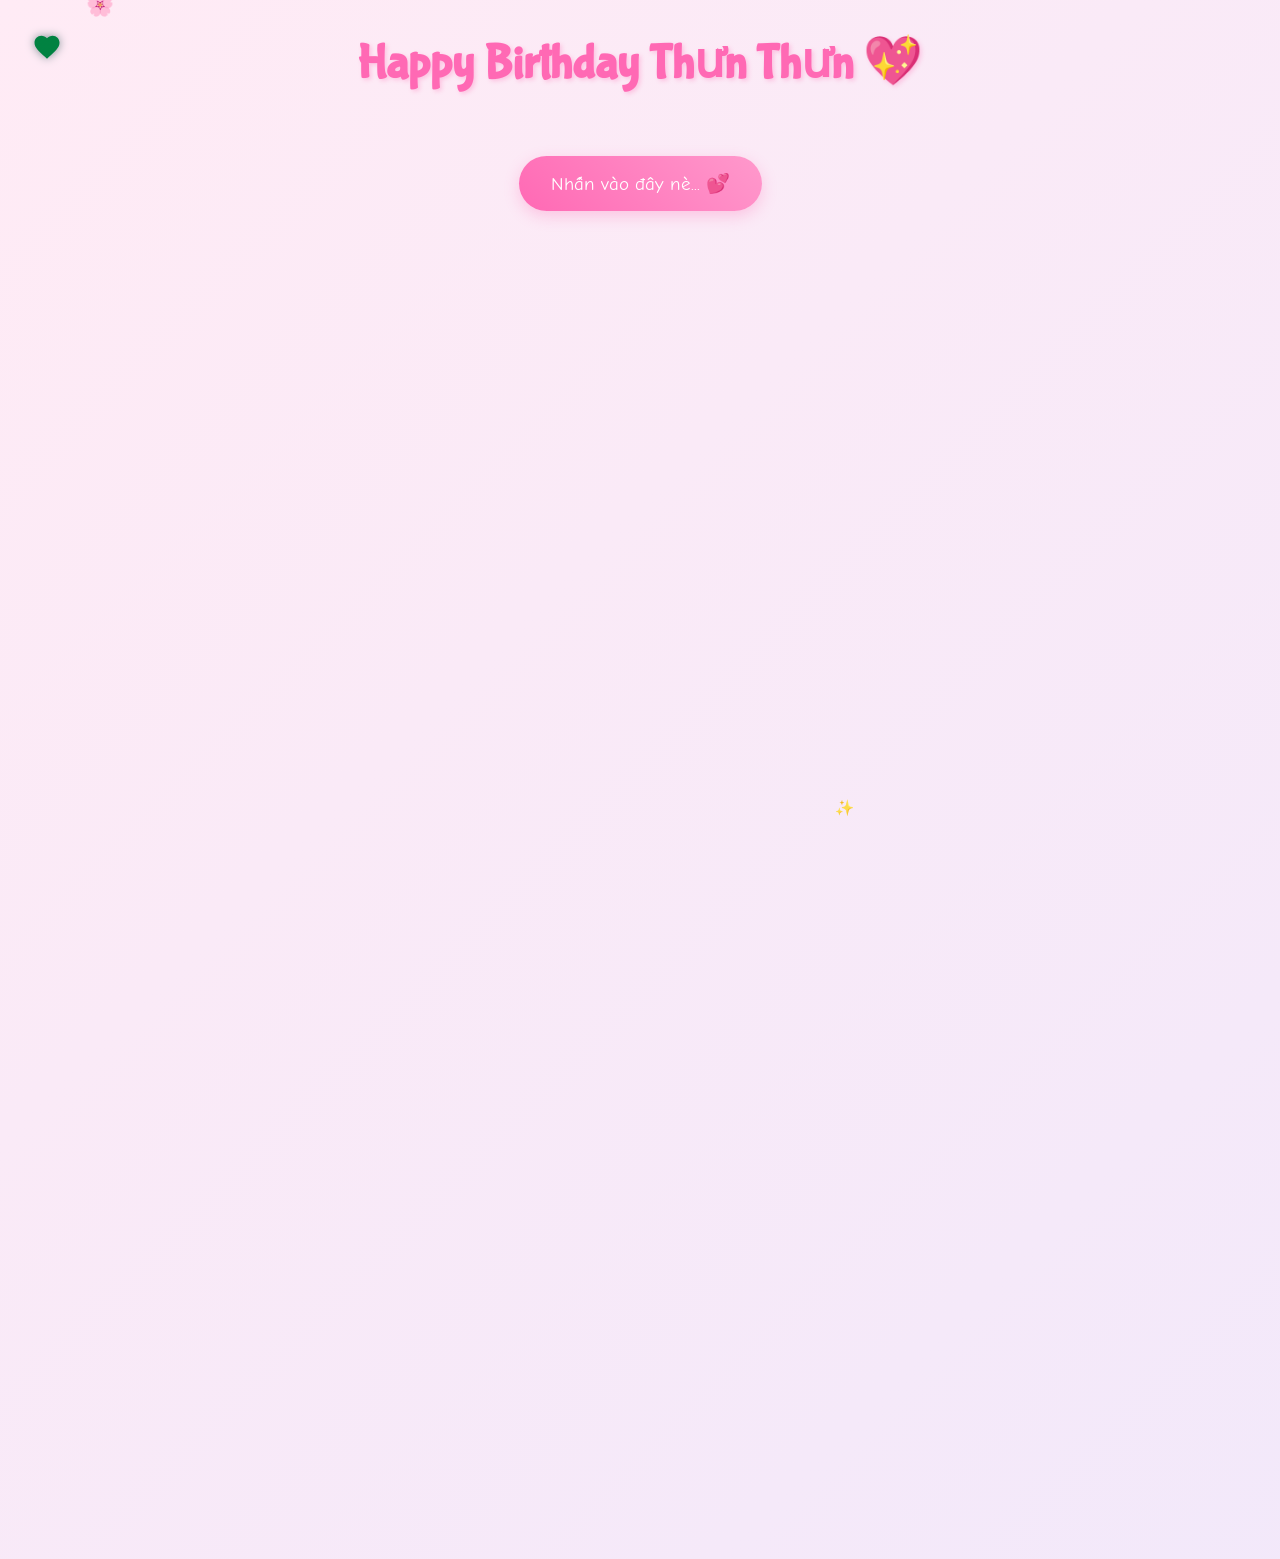
<file: src/html/cause.html>
<!DOCTYPE html>
<html lang="en">

<head>
    <meta charset="UTF-8">
    <meta name="viewport" content="width=device-width, initial-scale=1.0">
    <title>Lý do taị sao anh yêu em nhiều vậyyyy 💖</title>
    <script src="https://cdnjs.cloudflare.com/ajax/libs/gsap/3.12.2/gsap.min.js"></script>
    <link rel="stylesheet" href="../css/cause.css">
</head>

<body>
    <div class="custom-cursor">
        <svg viewBox="0 0 24 24">
            <path fill="#ff69b4"
                d="M12 21.35l-1.45-1.32C5.4 15.36 2 12.28 2 8.5 2 5.42 4.42 3 7.5 3c1.74 0 3.41.81 4.5 2.09C13.09 3.81 14.76 3 16.5 3 19.58 3 22 5.42 22 8.5c0 3.78-3.4 6.86-8.55 11.54L12 21.35z" />
        </svg>
    </div>

    <div class="container">
        <h1>Happy Birthday Thưn Thưn 💖</h1>

        <div id="reasons-container"></div>

        <button class="shuffle-button">Nhấn vào đây nè... 💕</button>
        <div class="reason-counter"></div>

        <div class="ending-section">
            <div class="teddy-hug">
                <img src="../images/d1.jpg" alt="Teddy Hug">
            </div>
            <div class="ending-text">Bé là đẹp gái nhứt ! 💖</div>
        </div>
    </div>

    <script src="../js/cause.js"></script>
</body>

</html>
</file>
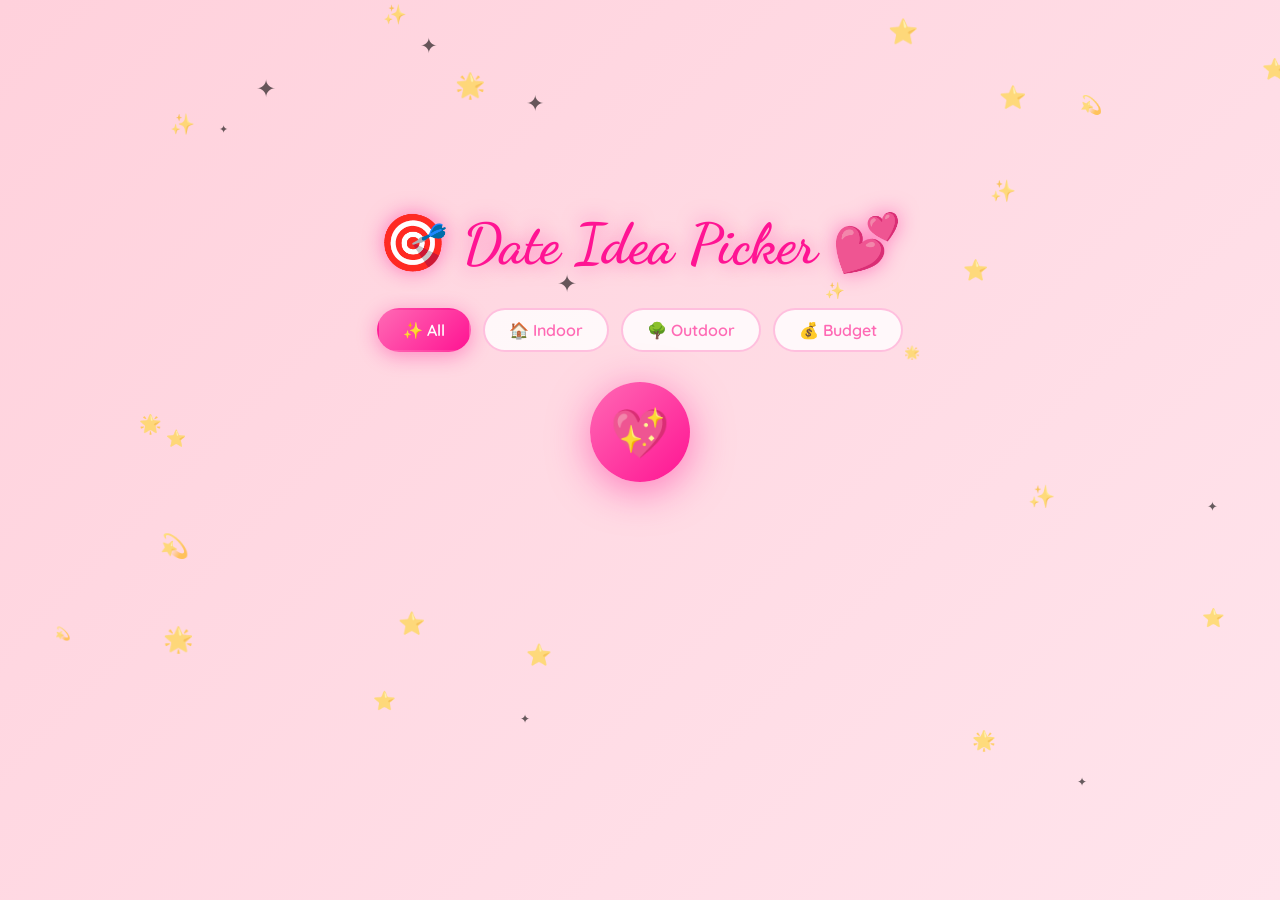
<file: src/html/date-idea-picker.html>
<!DOCTYPE html>
<html lang="vi">
<head>
  <meta charset="UTF-8">
  <meta name="viewport" content="width=device-width, initial-scale=1.0">
  <title>Date Idea Picker 💕</title>
  <link href="https://fonts.googleapis.com/css2?family=Dancing+Script:wght@700&family=Quicksand:wght@400;500;600;700&display=swap" rel="stylesheet">
  <link rel="stylesheet" href="../css/date-idea-picker.css">
</head>
<body>
  <!-- Floating sparkles background -->
  <div class="sparkles-bg" id="sparklesBg"></div>

  <!-- Fireworks particles container -->
  <div class="fireworks-container" id="fireworksContainer"></div>

  <!-- Main content -->
  <div class="container">
    <h1 class="title">🎯 Date Idea Picker 💕</h1>

    <!-- Category filters -->
    <div class="filters" id="filters">
      <button class="filter-btn active" data-category="all">✨ All</button>
      <button class="filter-btn" data-category="indoor">🏠 Indoor</button>
      <button class="filter-btn" data-category="outdoor">🌳 Outdoor</button>
      <button class="filter-btn" data-category="budget">💰 Budget</button>
    </div>

    <!-- Heart button -->
    <div class="heart-btn" id="heartBtn">
      <span class="heart-emoji">💖</span>
    </div>

    <!-- Date card (hidden initially) -->
    <div class="date-card" id="dateCard">
      <div class="card-icon" id="cardIcon">🎬</div>
      <div class="card-text" id="cardText">Movie night 🍿</div>
    </div>

    <!-- Pick another button -->
    <button class="pick-another-btn" id="pickAnotherBtn" style="display:none;">🎲 Pick Another</button>
  </div>

  <script>
    const ideas = {
      indoor: [
        { text: "Movie night 🍿", icon: "🎬" },
        { text: "Cooking together 👩‍🍳", icon: "🍳" },
        { text: "Indoor picnic 🧺", icon: "🪑" },
        { text: "Board games night 🎲", icon: "🎮" },
        { text: "Spa night 🕯️", icon: "🛁" },
        { text: "Dance together 💃", icon: "💃" },
        { text: "Do a puzzle together 🧩", icon: "🧩" },
      ],
      outdoor: [
        { text: "Park walk 🌳", icon: "🚶" },
        { text: "Sunset picnic 🌅", icon: "🌅" },
        { text: "Bike ride 🚴", icon: "🚴" },
        { text: "Beach trip 🏖️", icon: "🏖️" },
        { text: "Stargazing ⭐", icon: "🌟" },
        { text: "Picnic date 🧺", icon: "🌳" },
        { text: "Night market stroll 🏮", icon: "🏮" },
      ],
      budget: [
        { text: "Free museum day 🏛️", icon: "🏛️" },
        { text: "Home picnic 🧺", icon: "🏠" },
        { text: "Window shopping 🛍️", icon: "🛍️" },
        { text: "Sunset viewing 🌅", icon: "🌅" },
        { text: "Star gazing ⭐", icon: "🌌" },
        { text: "Library date 📚", icon: "📖" },
        { text: "Coffee walk ☕", icon: "☕" },
      ]
    };

    let currentCategory = 'all';
    let pickedHistory = [];

    // Init sparkles background
    function initSparkles() {
      const container = document.getElementById('sparklesBg');
      const sparkles = ['✨', '💫', '⭐', '🌟', '✦'];
      for (let i = 0; i < 30; i++) {
        const s = document.createElement('div');
        s.className = 'sparkle';
        s.textContent = sparkles[Math.floor(Math.random() * sparkles.length)];
        s.style.left = Math.random() * 100 + '%';
        s.style.top = Math.random() * 100 + '%';
        s.style.fontSize = (10 + Math.random() * 15) + 'px';
        s.style.animationDelay = Math.random() * 5 + 's';
        container.appendChild(s);
      }
    }

    // Spawn fireworks
    function spawnFireworks() {
      const container = document.getElementById('fireworksContainer');
      container.innerHTML = '';
      const colors = ['#ff69b4', '#ff1493', '#ffb6c1', '#ffd700', '#ff85a2'];
      for (let i = 0; i < 40; i++) {
        const p = document.createElement('div');
        p.className = 'firework-particle';
        const angle = (Math.random() * 360) * (Math.PI / 180);
        const distance = 80 + Math.random() * 120;
        const tx = Math.cos(angle) * distance;
        const ty = Math.sin(angle) * distance;
        p.style.setProperty('--tx', tx + 'px');
        p.style.setProperty('--ty', ty + 'px');
        p.style.background = colors[Math.floor(Math.random() * colors.length)];
        p.style.left = '50%';
        p.style.top = '50%';
        p.style.animationDelay = (Math.random() * 0.3) + 's';
        container.appendChild(p);
      }
      setTimeout(() => container.innerHTML = '', 1500);
    }

    // Get random idea
    function getRandomIdea() {
      let pool = [];
      if (currentCategory === 'all') {
        pool = [...ideas.indoor, ...ideas.outdoor, ...ideas.budget];
      } else {
        pool = ideas[currentCategory];
      }
      const available = pool.filter(i => !pickedHistory.includes(i.text));
      if (available.length === 0) {
        pickedHistory = [];
        return pool[Math.floor(Math.random() * pool.length)];
      }
      return available[Math.floor(Math.random() * available.length)];
    }

    // Show date card with animation
    function showDateCard(idea) {
      const card = document.getElementById('dateCard');
      const cardIcon = document.getElementById('cardIcon');
      const cardText = document.getElementById('cardText');
      const pickBtn = document.getElementById('pickAnotherBtn');

      card.classList.remove('flip-in');
      void card.offsetWidth;
      cardIcon.textContent = idea.icon;
      cardText.textContent = idea.text;
      card.classList.add('flip-in');
      pickBtn.style.display = 'block';
    }

    // Pick handler
    function pickIdea() {
      spawnFireworks();
      setTimeout(() => {
        const idea = getRandomIdea();
        pickedHistory.push(idea.text);
        showDateCard(idea);
      }, 600);
    }

    // Filter handlers
    document.getElementById('filters').addEventListener('click', (e) => {
      if (e.target.classList.contains('filter-btn')) {
        document.querySelectorAll('.filter-btn').forEach(b => b.classList.remove('active'));
        e.target.classList.add('active');
        currentCategory = e.target.dataset.category;
        pickedHistory = [];
        const card = document.getElementById('dateCard');
        const pickBtn = document.getElementById('pickAnotherBtn');
        card.classList.remove('flip-in');
        pickBtn.style.display = 'none';
      }
    });

    // Heart click
    document.getElementById('heartBtn').addEventListener('click', pickIdea);
    document.getElementById('pickAnotherBtn').addEventListener('click', pickIdea);

    initSparkles();
  </script>
</body>
</html>
</file>
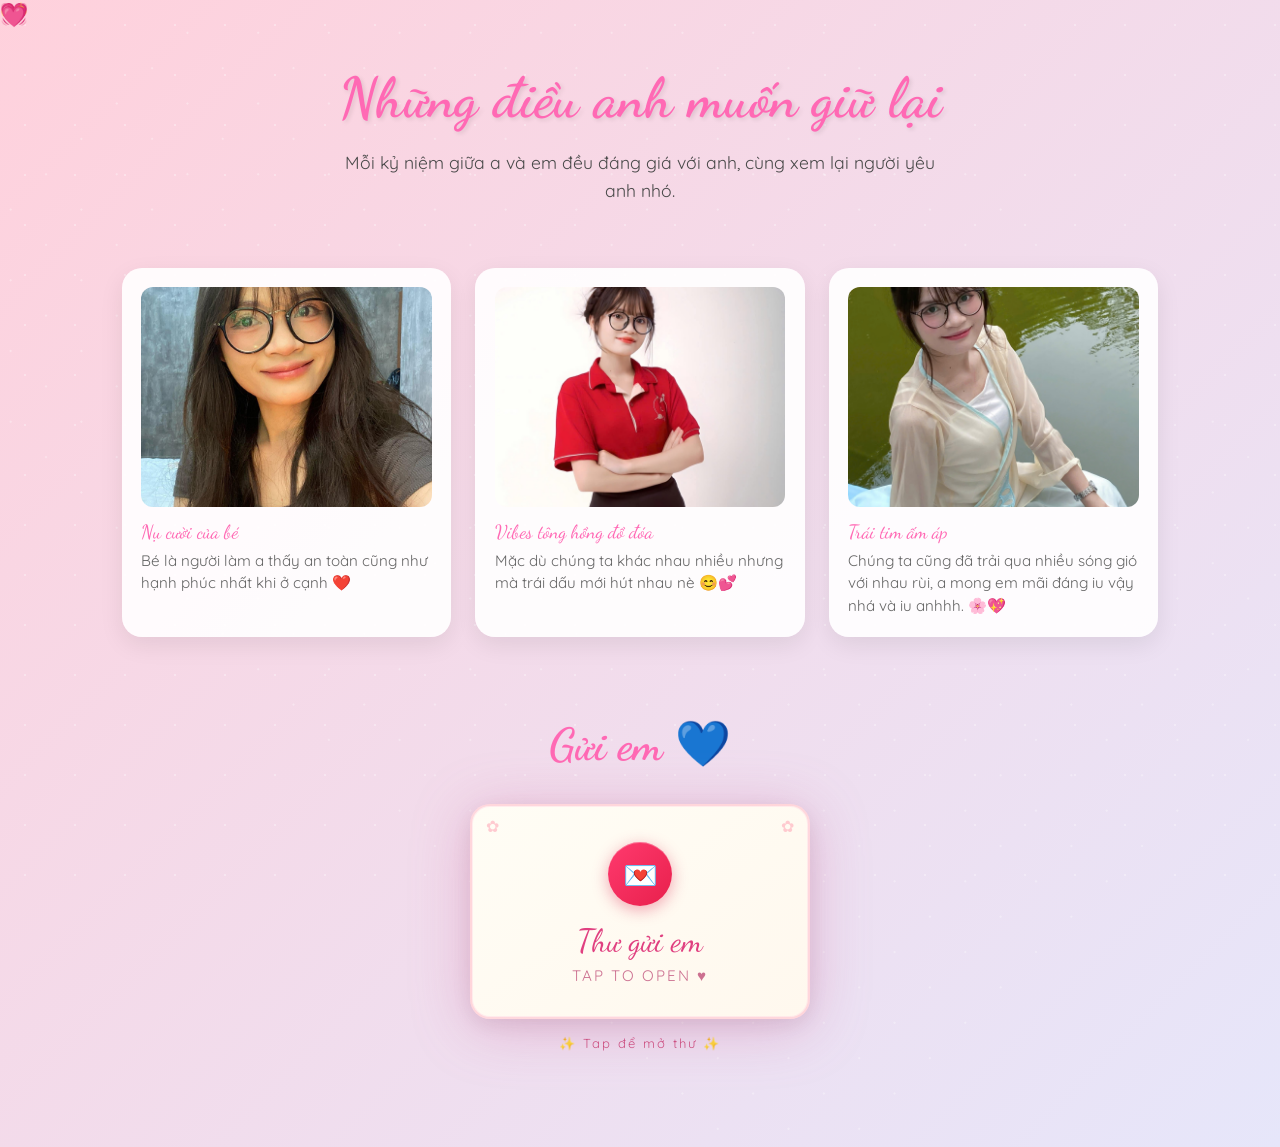
<file: src/html/last.html>
<!DOCTYPE html>
<html lang="vi">

<head>
    <meta charset="UTF-8">
    <meta name="viewport" content="width=device-width, initial-scale=1.0">
    <title>Kỷ niệm 2 đứa mình ✨</title>
    <link
        href="https://fonts.googleapis.com/css2?family=Dancing+Script:wght@700&family=Quicksand:wght@300;400;500;600&display=swap"
        rel="stylesheet">
    <style>
        *,
        *::before,
        *::after {
            margin: 0;
            padding: 0;
            box-sizing: border-box;
        }

        body {
            min-height: 100vh;
            background: linear-gradient(135deg, #ffd1dc 0%, #e6e6fa 25%, #ffefd5 50%, #e6e6fa 75%, #ffd1dc 100%);
            background-size: 400% 400%;
            animation: gradientFlow 15s ease infinite;
            font-family: 'Quicksand', sans-serif;
            overflow-x: hidden;
            color: #4a4a4a;
        }

        @keyframes gradientFlow {
            0% {
                background-position: 0% 50%;
            }

            50% {
                background-position: 100% 50%;
            }

            100% {
                background-position: 0% 50%;
            }
        }

        /* ── FX Canvas (lightweight) ── */
        #fxCanvas {
            position: fixed;
            inset: 0;
            z-index: 50;
            pointer-events: none;
        }

        /* ── Background ── */
        .magic-sparkles {
            position: fixed;
            inset: 0;
            pointer-events: none;
            z-index: 1;
        }

        .magic-sparkles::before,
        .magic-sparkles::after {
            content: '';
            position: absolute;
            inset: 0;
            background-image: radial-gradient(circle, rgba(255, 255, 255, 0.8) 1px, transparent 1px);
            background-size: 50px 50px;
            animation: sparkleLayer 8s linear infinite;
            opacity: 0.4;
        }

        .magic-sparkles::after {
            animation-delay: -4s;
            transform: rotate(45deg);
        }

        @keyframes sparkleLayer {
            0% {
                transform: translateY(0);
            }

            100% {
                transform: translateY(-50px);
            }
        }

        .floating-hearts {
            position: fixed;
            inset: 0;
            pointer-events: none;
            z-index: 2;
        }

        .heart {
            position: absolute;
            font-size: 1.4rem;
            animation: floatHeart var(--fd) ease-in-out infinite;
            animation-delay: var(--dl);
        }

        @keyframes floatHeart {
            0% {
                transform: translate(0, 100vh) rotate(0deg);
            }

            100% {
                transform: translate(var(--tx), -100vh) rotate(360deg);
            }
        }

        /* ── Welcome ── */
        .welcome {
            text-align: center;
            padding: 4rem 2rem 2rem;
            position: relative;
            z-index: 3;
        }

        .welcome h1 {
            font-family: 'Dancing Script', cursive;
            font-size: 3.5rem;
            color: #ff69b4;
            text-shadow: 2px 2px 4px rgba(0, 0, 0, 0.1);
            animation: fadeInScale 2s ease;
        }

        .welcome p {
            font-size: 1.1rem;
            max-width: 600px;
            margin: 1rem auto;
            line-height: 1.6;
            animation: fadeIn 2s ease 0.5s both;
        }

        /* ── Memory Cards ── */
        .memory-container {
            max-width: 1100px;
            margin: 0 auto;
            padding: 1rem 2rem 2rem;
            display: grid;
            grid-template-columns: repeat(auto-fit, minmax(280px, 1fr));
            gap: 1.5rem;
            z-index: 3;
            position: relative;
        }

        .memory-card {
            background: rgba(255, 255, 255, 0.9);
            border-radius: 20px;
            padding: 1.2rem;
            box-shadow: 0 8px 24px rgba(0, 0, 0, 0.08);
            transition: transform 0.4s ease;
        }

        .memory-card:hover {
            transform: translateY(-8px);
            box-shadow: 0 14px 32px rgba(0, 0, 0, 0.12);
        }

        .img-wrapper {
            position: relative;
            overflow: hidden;
            border-radius: 12px;
            margin-bottom: 0.8rem;
            background: #f5f5f5;
            display: flex;
            align-items: center;
            justify-content: center;
            min-height: 200px;
        }

        .memory-img {
            width: 100%;
            height: auto;
            max-height: 220px;
            object-fit: cover;
            transition: transform 0.4s ease;
        }

        .img-wrapper:hover .memory-img {
            transform: scale(1.05);
        }

        .memory-date {
            font-family: 'Dancing Script', cursive;
            color: #ff69b4;
            font-size: 1.2rem;
            margin-bottom: 0.4rem;
        }

        .memory-caption {
            font-size: 0.95rem;
            line-height: 1.5;
            color: #666;
        }

        /* ── Final Message ── */
        .final-message {
            text-align: center;
            padding: 3rem 1rem 5rem;
            position: relative;
            z-index: 3;
        }

        .final-message h2 {
            font-family: 'Dancing Script', cursive;
            font-size: 2.8rem;
            color: #ff69b4;
            margin-bottom: 2rem;
            animation: heartbeat 2s infinite;
        }

        @keyframes heartbeat {

            0%,
            100% {
                transform: scale(1);
            }

            50% {
                transform: scale(1.08);
            }
        }

        /* ── Letter Card ── */
        .letter-trigger {
            display: flex;
            flex-direction: column;
            align-items: center;
            gap: 16px;
        }

        /* The card button */
        #letterCard {
            position: relative;
            width: 340px;
            cursor: pointer;
            transition: transform 0.3s ease, filter 0.3s ease, opacity 0.4s ease;
            filter: drop-shadow(0 8px 28px rgba(200, 80, 140, 0.3));
        }

        #letterCard:hover {
            transform: scale(1.05) rotate(-1deg);
            filter: drop-shadow(0 14px 40px rgba(200, 80, 140, 0.45));
        }

        .card-body {
            background: linear-gradient(145deg, #fffdf5, #fff8ee);
            border-radius: 20px;
            padding: 36px 32px 32px;
            border: 2px solid rgba(255, 180, 200, 0.5);
            box-shadow: inset 0 0 0 1px rgba(255, 200, 220, 0.3), 0 6px 20px rgba(0, 0, 0, 0.07);
            position: relative;
            overflow: hidden;
        }

        /* Decorative corner flourishes */
        .card-body::before {
            content: '✿';
            position: absolute;
            top: 10px;
            left: 14px;
            font-size: 16px;
            color: #ffb6c1;
            opacity: 0.7;
        }

        .card-body::after {
            content: '✿';
            position: absolute;
            top: 10px;
            right: 14px;
            font-size: 16px;
            color: #ffb6c1;
            opacity: 0.7;
        }

        /* Red heart seal */
        .card-seal {
            width: 64px;
            height: 64px;
            background: linear-gradient(135deg, #ff3a6e, #e8204c);
            border-radius: 50%;
            margin: 0 auto 16px;
            display: flex;
            align-items: center;
            justify-content: center;
            font-size: 28px;
            box-shadow: 0 4px 16px rgba(220, 40, 80, 0.4), inset 0 1px 0 rgba(255, 255, 255, 0.3);
            transition: transform 0.3s ease;
        }

        #letterCard:hover .card-seal {
            transform: scale(1.1) rotate(5deg);
        }

        .card-label {
            font-family: 'Dancing Script', cursive;
            font-size: 2rem;
            color: #e04080;
            margin-bottom: 6px;
        }


        .card-sublabel {
            font-size: 0.95rem;
            color: #cc7090;
            letter-spacing: 2px;
            text-transform: uppercase;
        }

        /* ── Letter wrapper with max-height for smooth open/close ── */
        .letter-expand {
            width: 100%;
            max-width: 680px;
            margin: 0 auto;
            max-height: 0;
            overflow: hidden;
            transition: max-height 0.55s cubic-bezier(0.4, 0, 0.2, 1);
        }

        .letter-expand.revealed {
            max-height: 950px;
        }

        /* ── The letter paper ── */
        #letter {
            width: 100%;
            opacity: 0;
            transform: scale(0.9) translateY(16px);
            pointer-events: none;
            transition: opacity 0.45s ease 0.05s, transform 0.45s cubic-bezier(0.34, 1.1, 0.64, 1);
        }

        #letter.revealed {
            opacity: 1;
            transform: scale(1) translateY(0);
            pointer-events: auto;
        }

        /* The paper */
        .letter-paper {
            background: linear-gradient(180deg, #fffdf5 0%, #fff8ee 50%, #fff5e8 100%);
            border-radius: 20px;
            padding: 48px 52px 40px;
            border: 2px solid rgba(255, 180, 200, 0.4);
            box-shadow:
                0 20px 60px rgba(160, 40, 100, 0.12),
                0 4px 16px rgba(0, 0, 0, 0.06),
                inset 0 0 60px rgba(255, 240, 248, 0.5);
            position: relative;
            overflow: hidden;
        }

        /* Paper texture lines */
        .letter-paper::before {
            content: '';
            position: absolute;
            inset: 0;
            background-image: repeating-linear-gradient(180deg,
                    transparent, transparent 31px,
                    rgba(255, 180, 200, 0.12) 31px, rgba(255, 180, 200, 0.12) 32px);
            pointer-events: none;
        }

        /* Top decorative border */
        .letter-border-top {
            text-align: center;
            margin-bottom: 28px;
            padding-bottom: 20px;
            border-bottom: 1.5px solid rgba(255, 180, 200, 0.35);
        }

        .letter-border-top .flourish {
            font-size: 1.4rem;
            color: #ffb6c1;
            letter-spacing: 8px;
        }

        .letter-border-top .letter-title {
            font-family: 'Dancing Script', cursive;
            font-size: 2rem;
            color: #e04080;
            margin-top: 8px;
        }

        /* Letter text */
        .letter-text {
            position: relative;
            z-index: 1;
        }

        .letter-text p {
            font-size: 1.05rem;
            line-height: 2;
            color: #5a3a4a;
            margin-bottom: 14px;
            text-align: justify;
            opacity: 0;
            transform: translateY(12px);
            animation: revealLine 0.5s ease forwards;
        }

        .letter-text p:nth-child(1) {
            animation-delay: 0.4s;
        }

        .letter-text p:nth-child(2) {
            animation-delay: 0.7s;
        }

        .letter-text p:nth-child(3) {
            animation-delay: 1.0s;
        }

        .letter-text p:nth-child(4) {
            animation-delay: 1.3s;
        }

        .letter-text p:nth-child(5) {
            animation-delay: 1.6s;
        }

        .letter-text p:nth-child(6) {
            animation-delay: 1.9s;
        }

        @keyframes revealLine {
            to {
                opacity: 1;
                transform: translateY(0);
            }
        }

        .letter-text .highlight {
            color: #e04080;
            font-weight: 600;
        }

        .letter-signature {
            text-align: right;
            margin-top: 28px;
            font-family: 'Dancing Script', cursive;
            font-size: 1.6rem;
            color: #e04080;
            opacity: 0;
            animation: revealLine 0.5s ease 2.2s forwards;
        }

        .letter-from {
            text-align: right;
            font-size: 0.85rem;
            color: #cc7090;
            letter-spacing: 2px;
            margin-top: 4px;
            opacity: 0;
            animation: revealLine 0.5s ease 2.4s forwards;
        }

        /* Bottom flourish */
        .letter-border-bottom {
            text-align: center;
            margin-top: 24px;
            padding-top: 16px;
            border-top: 1.5px solid rgba(255, 180, 200, 0.35);
            opacity: 0;
            animation: revealLine 0.5s ease 2.6s forwards;
        }

        .letter-border-bottom .flourish {
            font-size: 1.2rem;
            color: #ffb6c1;
            letter-spacing: 6px;
        }

        /* CTA Button */
        .letter-cta {
            display: block;
            text-align: center;
            margin-top: 28px;
            opacity: 0;
            animation: revealLine 0.5s ease 2.8s forwards;
        }

        .goodbye-btn {
            display: inline-block;
            padding: 13px 36px;
            font-size: 1.1rem;
            background: linear-gradient(135deg, #ff69b4, #ff1493);
            color: white;
            border: none;
            border-radius: 50px;
            cursor: pointer;
            text-decoration: none;
            box-shadow: 0 6px 24px rgba(255, 20, 147, 0.4);
            transition: transform 0.2s ease, box-shadow 0.2s ease;
            animation: floatBtn 3s ease-in-out infinite;
        }

        @keyframes floatBtn {

            0%,
            100% {
                transform: translateY(0);
            }

            50% {
                transform: translateY(-6px);
            }
        }

        .goodbye-btn:hover {
            transform: translateY(-4px);
            box-shadow: 0 10px 32px rgba(255, 20, 147, 0.55);
        }

        .tap-hint {
            color: #cc5080;
            font-size: 13px;
            letter-spacing: 2px;
            animation: hintPulse 2s ease-in-out infinite;
        }

        @keyframes hintPulse {

            0%,
            100% {
                opacity: 0.5;
            }

            50% {
                opacity: 1;
            }
        }

        /* Close letter button */
        #closeLetter {
            display: none;
            position: fixed;
            bottom: 30px;
            left: 50%;
            transform: translateX(-50%);
            padding: 10px 28px;
            background: rgba(255, 255, 255, 0.9);
            border: 1.5px solid rgba(255, 180, 200, 0.5);
            border-radius: 50px;
            color: #e04080;
            font-size: 13px;
            letter-spacing: 2px;
            cursor: pointer;
            box-shadow: 0 4px 16px rgba(0, 0, 0, 0.1);
            z-index: 60;
            transition: all 0.2s ease;
        }

        #closeLetter.show {
            display: block;
        }

        #closeLetter:hover {
            background: #ff69b4;
            color: white;
        }

        ::-webkit-scrollbar {
            width: 10px;
        }

        ::-webkit-scrollbar-track {
            background: rgba(255, 255, 255, 0.4);
        }

        ::-webkit-scrollbar-thumb {
            background: linear-gradient(45deg, #ff69b4, #da70d6);
            border-radius: 6px;
        }

        @keyframes fadeInScale {
            0% {
                opacity: 0;
                transform: scale(0.8);
            }

            100% {
                opacity: 1;
                transform: scale(1);
            }
        }

        @keyframes fadeIn {
            0% {
                opacity: 0;
            }

            100% {
                opacity: 1;
            }
        }

        @media (max-width: 768px) {
            .welcome h1 {
                font-size: 2.8rem;
            }

            .memory-container {
                grid-template-columns: 1fr;
            }

            .final-message h2 {
                font-size: 2.2rem;
            }

            .letter-paper {
                padding: 32px 24px 28px;
            }

            .letter-text p {
                font-size: 0.98rem;
                text-align: left;
            }

            #letterCard {
                width: 280px;
            }
        }
    </style>
</head>

<body>
    <audio id="bgMusic" src="../images/thutay1 - Trim.mp4" autoplay loop></audio>

    <canvas id="fxCanvas"></canvas>
    <div class="magic-sparkles"></div>

    <div class="floating-hearts">
        <div class="heart" style="--fd:7s;--dl:0s;--tx:20px">💝</div>
        <div class="heart" style="--fd:9s;--dl:1.5s;--tx:-30px">💖</div>
        <div class="heart" style="--fd:8s;--dl:3s;--tx:40px">💗</div>
        <div class="heart" style="--fd:6s;--dl:4.5s;--tx:-20px">💓</div>
    </div>

    <section class="welcome">
        <h1>Những điều anh muốn giữ lại</h1>
        <p>Mỗi kỷ niệm giữa a và em đều đáng giá với anh, cùng xem lại người yêu anh nhó.</p>
    </section>

    <div class="memory-container">
        <div class="memory-card">
            <div class="img-wrapper"><img src="../images/d4.jpg" alt="Memory" class="memory-img"></div>
            <div class="memory-date">Nụ cười của bé</div>
            <div class="memory-caption">Bé là người làm a thấy an toàn cũng như hạnh phúc nhất khi ở cạnh ❤️</div>
        </div>
        <div class="memory-card">
            <div class="img-wrapper"><img src="../images/d2.jpg" alt="Memory" class="memory-img"></div>
            <div class="memory-date">Vibes tông hồng đồ đóa</div>
            <div class="memory-caption">Mặc dù chúng ta khác nhau nhiều nhưng mà trái dấu mới hút nhau nè 😊💕</div>
        </div>
        <div class="memory-card">
            <div class="img-wrapper"><img src="../images/d3.jpg" alt="Memory" class="memory-img"></div>
            <div class="memory-date">Trái tim ấm áp</div>
            <div class="memory-caption">Chúng ta cũng đã trải qua nhiều sóng gió với nhau rùi, a mong em mãi đáng iu vậy
                nhá và iu anhhh. 🌸💖</div>
        </div>
    </div>

    <section class="final-message">
        <h2>Gửi em 💙</h2>

        <div class="letter-trigger">
            <!-- Card button (shown before open) -->
            <div id="letterCard" onclick="openLetter()">
                <div class="card-body">
                    <div class="card-seal">💌</div>
                    <div class="card-label">Thư gửi em</div>
                    <div class="card-sublabel">tap to open ♥</div>
                </div>
            </div>
            <div class="tap-hint" id="tapHint">✨ Tap để mở thư ✨</div>

            <!-- Full letter (hidden before open) -->
            <div class="letter-expand" id="letterExpand">
                <div id="letter">
                    <div class="letter-paper">
                        <div class="letter-border-top">
                            <div class="flourish">— ✿ · ✿ —</div>
                            <div class="letter-title">Thư gửi em 💌</div>
                        </div>

                        <div class="letter-text">
                            <p>Thật ra anh không giỏi nói mấy lời hay ho lắm nên anh chỉ muốn nói đơn giản thôi.</p>
                            <p>Những gì tụi mình đã có với nhau, từ những lần nói chuyện linh tinh, những lúc đi chơi
                                cùng
                                nhau, hay chỉ là ở cạnh nhau thôi… với anh <span class="highlight">đều rất đáng
                                    nhớ</span>.
                                💫</p>
                            <p>Em là người làm anh thấy thoải mái, thấy vui, và đôi khi chỉ cần nghĩ tới em thôi là cũng
                                đủ
                                thấy ngày hôm đó ổn hơn rồi.</p>
                            <p>Sinh nhật em, anh không biết chúc gì cho hay nữa… chỉ mong em <span
                                    class="highlight">luôn
                                    vui vẻ</span>, luôn là chính em, và làm những điều em thích.</p>
                            <p>Nếu có lúc nào em thấy mệt hay không ổn, thì nhớ là vẫn có anh ở đây — <span
                                    class="highlight">không cần phải mạnh mẽ một mình đâu</span>. ✨</p>
                            <p>Cảm ơn em vì đã xuất hiện trong cuộc sống của anh. Và nếu được… anh vẫn muốn mình đi cùng
                                nhau không cần vội, chỉ cần vẫn là hai đứa mình là được. 💝</p>
                        </div>

                        <div class="letter-signature">Yêu em forever</div>
                        <div class="letter-from">— từ anh của em —</div>

                        <div class="letter-border-bottom">
                            <div class="flourish">— ✿ · ✿ —</div>
                        </div>

                        <div class="letter-cta">
                            <a href="#" class="goodbye-btn" onclick="triggerBurst(); return false;">Anh yêu em nhiều
                                💌</a>
                        </div>
                    </div>
                </div>
            </div>
    </section>

    <button id="closeLetter" onclick="closeLetter()">✿ Đóng thư ✿</button>

    <script>
        /* ═══════════════════════════════════════
           LIGHTWEIGHT FX CANVAS
        ═══════════════════════════════════════ */
        const fxCanvas = document.getElementById('fxCanvas');
        const ctx = fxCanvas.getContext('2d');
        let particles = [];

        function resize() { fxCanvas.width = window.innerWidth; fxCanvas.height = window.innerHeight; }
        resize(); window.addEventListener('resize', resize);

        // --- Simple heart shape ---
        function drawHeart(x, y, size, color, alpha) {
            ctx.save();
            ctx.globalAlpha = alpha;
            ctx.fillStyle = color;
            ctx.beginPath();
            ctx.moveTo(x, y + size * 0.3);
            ctx.bezierCurveTo(x - size / 2, y - size * 0.3, x - size, y + size * 0.1, x, y + size);
            ctx.bezierCurveTo(x + size, y + size * 0.1, x + size / 2, y - size * 0.3, x, y + size * 0.3);
            ctx.fill();
            ctx.restore();
        }

        // --- Simple flower ---
        function drawFlower(x, y, size, color, alpha, rotation) {
            ctx.save();
            ctx.globalAlpha = alpha;
            ctx.translate(x, y);
            ctx.rotate(rotation);
            const petals = 6;
            for (let i = 0; i < petals; i++) {
                ctx.save();
                ctx.rotate((i / petals) * Math.PI * 2);
                ctx.fillStyle = color;
                ctx.beginPath();
                ctx.ellipse(0, -size * 0.55, size * 0.3, size * 0.55, 0, 0, Math.PI * 2);
                ctx.fill();
                ctx.restore();
            }
            ctx.fillStyle = '#fff5d0';
            ctx.beginPath(); ctx.arc(0, 0, size * 0.22, 0, Math.PI * 2); ctx.fill();
            ctx.restore();
        }

        // --- Firework dot ---
        function drawDot(x, y, size, color, alpha) {
            ctx.save();
            ctx.globalAlpha = alpha;
            ctx.fillStyle = color;
            ctx.beginPath(); ctx.arc(x, y, size, 0, Math.PI * 2); ctx.fill();
            ctx.restore();
        }

        function spawnBurst(x, y) {
            const hColors = ['#ff69b4', '#ff1493', '#ffb6c1', '#ffd700', '#ff85a2', '#ff6b81', '#da70d6'];
            const fColors = ['#ff69b4', '#ffb6c1', '#ff85a2', '#ffd700', '#ffffff', '#f8b500'];

            // Firework sparks
            for (let i = 0; i < 35; i++) {
                const angle = (i / 35) * Math.PI * 2;
                const speed = 1.5 + Math.random() * 3;
                particles.push({
                    type: 'dot', x, y,
                    vx: Math.cos(angle) * speed, vy: Math.sin(angle) * speed,
                    size: 1.5 + Math.random() * 2,
                    color: fColors[Math.floor(Math.random() * fColors.length)],
                    alpha: 1, decay: 0.025 + Math.random() * 0.015,
                    gravity: 0.04,
                });
            }

            // Hearts
            for (let i = 0; i < 6; i++) {
                const angle = Math.random() * Math.PI;
                particles.push({
                    type: 'heart', x, y,
                    vx: (Math.random() - 0.5) * 3, vy: -2 - Math.random() * 3,
                    size: 10 + Math.random() * 14,
                    color: hColors[Math.floor(Math.random() * hColors.length)],
                    alpha: 1, decay: 0.012, gravity: 0.05,
                    rot: Math.random() * Math.PI * 2, rotSpeed: (Math.random() - 0.5) * 0.08,
                });
            }

            // Flowers
            for (let i = 0; i < 5; i++) {
                const angle = Math.random() * Math.PI * 2;
                const dist = 30 + Math.random() * 60;
                particles.push({
                    type: 'flower', x, y,
                    toX: x + Math.cos(angle) * dist, toY: y + Math.sin(angle) * dist - 30,
                    progress: 0, speed: 0.03 + Math.random() * 0.02,
                    size: 8 + Math.random() * 10,
                    color: fColors[Math.floor(Math.random() * fColors.length)],
                    alpha: 1, rot: Math.random() * Math.PI * 2,
                    rotSpeed: (Math.random() - 0.5) * 0.06, gravity: 0.015, vy: 0,
                });
            }
        }

        function animate() {
            ctx.clearRect(0, 0, fxCanvas.width, fxCanvas.height);
            particles = particles.filter(p => p.alpha > 0.02);

            particles.forEach(p => {
                if (p.type === 'dot') {
                    p.x += p.vx; p.y += p.vy;
                    p.vy += p.gravity; p.vx *= 0.98;
                    p.alpha -= p.decay;
                    drawDot(p.x, p.y, p.size, p.color, p.alpha);

                } else if (p.type === 'heart') {
                    p.x += p.vx; p.y += p.vy;
                    p.vy += p.gravity; p.vx *= 0.98;
                    p.rot += p.rotSpeed;
                    p.alpha -= p.decay;
                    drawHeart(p.x, p.y, p.size, p.color, p.alpha);

                } else if (p.type === 'flower') {
                    if (p.progress < 1) {
                        p.progress += p.speed;
                        const t = 1 - Math.pow(1 - p.progress, 3);
                        p.x = lerp(p.x, p.toX, t);
                        p.y = lerp(p.y, p.toY, t);
                    } else {
                        p.y += p.vy; p.vy += p.gravity;
                    }
                    p.rot += p.rotSpeed;
                    p.alpha -= 0.006;
                    drawFlower(p.x, p.y, p.size, p.color, Math.max(0, p.alpha), p.rot);
                }
            });

            requestAnimationFrame(animate);
        }
        animate();

        function lerp(a, b, t) { return a + (b - a) * t; }

        function scheduleBursts() {
            for (let i = 0; i < 5; i++) {
                setTimeout(() => {
                    const x = 80 + Math.random() * (fxCanvas.width - 160);
                    const y = 60 + Math.random() * (fxCanvas.height * 0.4);
                    spawnBurst(x, y);
                }, i * 350);
            }
        }

        /* ═══════════════════════════════════════
           LETTER LOGIC
        ═══════════════════════════════════════ */
        let opened = false;

        function openLetter() {
            if (opened) return;
            opened = true;

            const card = document.getElementById('letterCard');
            const letter = document.getElementById('letter');
            const letterWrap = document.getElementById('letterExpand');
            const hint = document.getElementById('tapHint');
            const closeBtn = document.getElementById('closeLetter');

            hint.style.transition = 'opacity 0.3s';
            hint.style.opacity = '0';

            // Burst at card center
            const rect = card.getBoundingClientRect();
            const cx = rect.left + rect.width / 2;
            const cy = rect.top + rect.height / 2;
            for (let i = 0; i < 4; i++) {
                setTimeout(() => spawnBurst(cx + (Math.random() - 0.5) * 180, cy + (Math.random() - 0.5) * 80), i * 100);
            }

            // Fade out card
            card.style.transition = 'opacity 0.35s ease, transform 0.35s ease';
            card.style.opacity = '0';
            card.style.transform = 'scale(0.9)';
            card.style.pointerEvents = 'none';

            // Open: expand wrapper, then animate letter content
            setTimeout(() => {
                // Reset letter animations so they replay each open
                letter.querySelectorAll('p, .letter-signature, .letter-from, .letter-border-bottom, .letter-cta').forEach(el => {
                    el.style.animation = 'none';
                    void el.offsetWidth;
                    el.style.animation = '';
                });

                letterWrap.classList.add('revealed');
                letter.classList.add('revealed');
                closeBtn.classList.add('show');

                for (let i = 0; i < 4; i++) {
                    setTimeout(() => {
                        spawnBurst(window.innerWidth / 2 + (Math.random() - 0.5) * 500, 180 + Math.random() * 100);
                    }, 250 + i * 200);
                }
                setTimeout(scheduleBursts, 650);
            }, 380);
        }

        function closeLetter() {
            const letter = document.getElementById('letter');
            const letterWrap = document.getElementById('letterExpand');
            const card = document.getElementById('letterCard');
            const hint = document.getElementById('tapHint');
            const closeBtn = document.getElementById('closeLetter');

            closeBtn.classList.remove('show');

            // Close: letter shrinks away, then wrapper collapses, card fades back in
            letter.classList.remove('revealed');

            setTimeout(() => {
                letterWrap.classList.remove('revealed');
                // Fade card back in
                card.style.transition = 'opacity 0.4s ease 0.1s, transform 0.4s ease 0.1s';
                card.style.opacity = '1';
                card.style.transform = 'scale(1)';
                card.style.pointerEvents = 'auto';
                hint.style.opacity = '1';
                opened = false;
            }, 520);
        }

        function triggerBurst() {
            const x = window.innerWidth / 2;
            const y = window.innerHeight / 2;
            for (let i = 0; i < 4; i++) {
                setTimeout(() => spawnBurst(x + (Math.random() - 0.5) * 300, y + (Math.random() - 0.5) * 200), i * 80);
            }
        }
    </script>
</body>

</html>
</file>
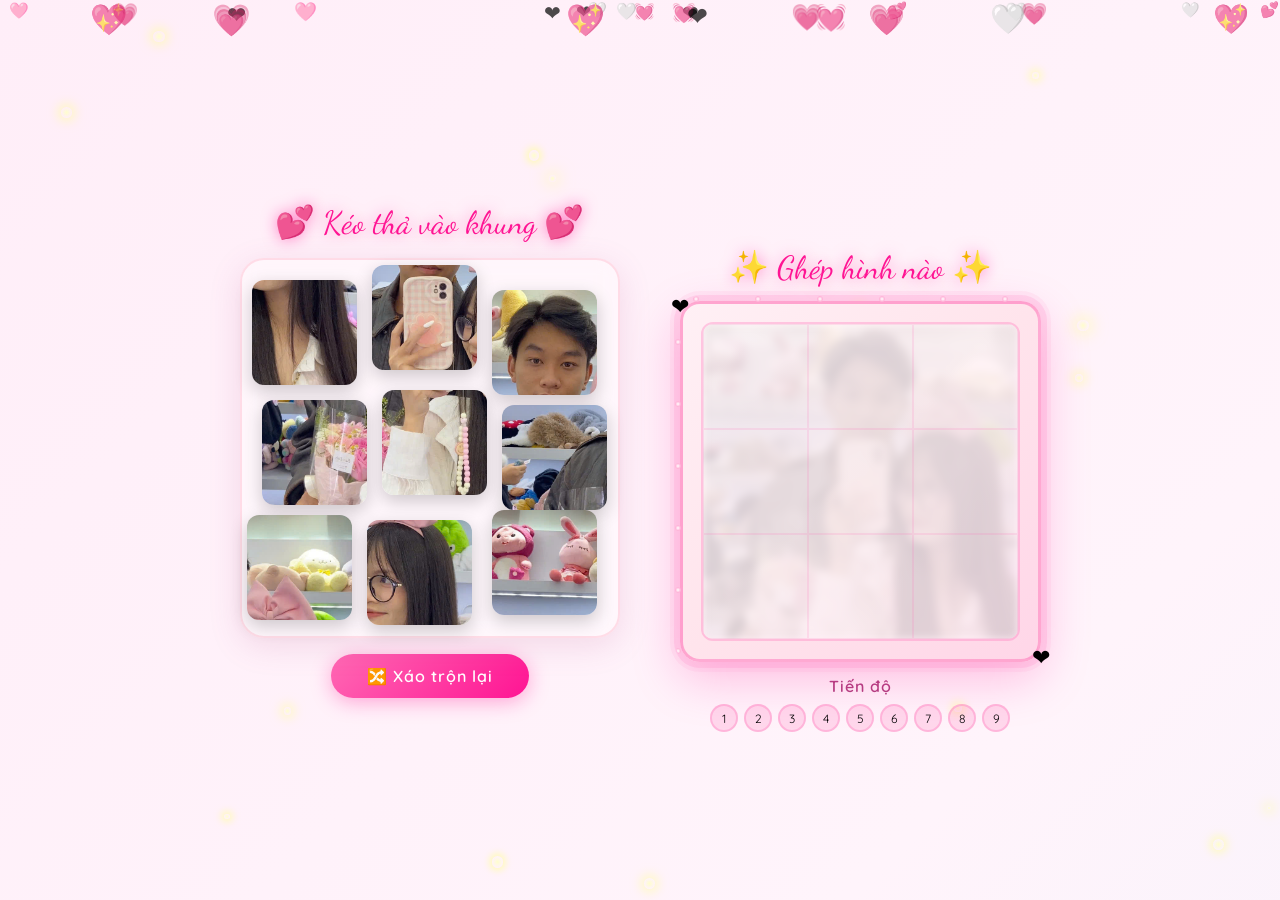
<file: src/html/puzzle-game.html>
<!DOCTYPE html>
<html lang="vi">

<head>
  <meta charset="UTF-8">
  <meta name="viewport" content="width=device-width, initial-scale=1.0">
  <title>Puzzle Yêu 💝</title>
  <link
    href="https://fonts.googleapis.com/css2?family=Dancing+Script:wght@700&family=Quicksand:wght@300;400;500;600;700&display=swap"
    rel="stylesheet">
  <style>
    *,
    *::before,
    *::after {
      box-sizing: border-box;
      margin: 0;
      padding: 0;
    }

    body {
      min-height: 100vh;
      background: linear-gradient(135deg, #ffeef8 0%, #fff4fb 20%, #e8f0fe 50%, #fef0e8 75%, #f0ffe8 100%);
      background-size: 400% 400%;
      animation: gradientFlow 18s ease infinite;
      font-family: 'Quicksand', sans-serif;
      overflow: hidden;
      position: relative;
    }

    @keyframes gradientFlow {
      0% {
        background-position: 0% 50%;
      }

      50% {
        background-position: 100% 50%;
      }

      100% {
        background-position: 0% 50%;
      }
    }

    /* ════════════════════════════════════════════════════════════════
       ANIMATION 1: HEART PARTICLE TRAIL — on drag
       A canvas overlay spawns tiny hearts that drift and fade as you drag.
       Each particle has random velocity, spin, color, and lifetime.
       Hearts use bezier curves for a soft, organic heart shape.
    ════════════════════════════════════════════════════════════════ */
    #trailCanvas {
      position: fixed;
      inset: 0;
      pointer-events: none;
      z-index: 50;
    }

    /* ════════════════════════════════════════════════════════════════
       ANIMATION 4: TILT TOWARD CURSOR — 3D perspective CSS
       As pieces hover over the frame, they tilt slightly toward the
       mouse using CSS perspective and rotateX/Y transforms. This gives
       a physical "lifting card" feel — the piece appears to face the cursor.
    ════════════════════════════════════════════════════════════════ */
    .pieces-area {
      position: relative;
      width: 380px;
      height: 380px;
      background: rgba(255, 255, 255, 0.4);
      backdrop-filter: blur(10px);
      border-radius: 24px;
      border: 2px solid rgba(255, 180, 200, 0.4);
      box-shadow: 0 8px 32px rgba(176, 64, 128, 0.15);
      perspective: 600px;
    }

    .scattered-piece {
      position: absolute;
      width: 105px;
      height: 105px;
      border-radius: 12px;
      background-image: url('../images/d27.jpg');
      background-size: 315px 315px;
      cursor: grab;
      box-shadow: 0 6px 18px rgba(0, 0, 0, 0.2);
      transition: box-shadow 0.2s ease, transform 0.15s ease;
      user-select: none;
      transform-style: preserve-3d;
    }

    .scattered-piece:hover {
      box-shadow: 0 10px 28px rgba(255, 20, 147, 0.35);
      z-index: 5;
    }

    .scattered-piece:active {
      cursor: grabbing;
    }

    .scattered-piece.dragging {
      opacity: 0.35;
      transform: scale(0.88);
      z-index: 100;
    }

    /* ════════════════════════════════════════════════════════════════
       ANIMATION 5: SPARKLE SHIMMER BORDER — twinkling dots on frame
       Tiny dots animate along the love-frame border using
       `background: repeating-radial-gradient` with staggered delays.
       Each dot pulses opacity from 0.2 → 1 → 0.2 with varying speeds
       (1.2s–3.5s) so they twinkle independently like stars.
    ════════════════════════════════════════════════════════════════ */
    .love-frame {
      position: relative;
      padding: 18px;
      background: linear-gradient(135deg, #fff0f5, #ffe4ec, #ffd6e8);
      border-radius: 20px;
      border: 3px solid rgba(255, 105, 180, 0.5);
      z-index: 1;
      box-shadow:
        0 0 0 6px rgba(255, 105, 180, 0.15),
        0 0 0 10px rgba(255, 105, 180, 0.08),
        0 16px 48px rgba(255, 20, 147, 0.25);
    }

    /* corner hearts animation */
    .love-frame::before,
    .love-frame::after {
      content: '❤';
      position: absolute;
      font-size: 22px;
      animation: heartBeat 1.2s ease-in-out infinite;
    }

    .love-frame::before {
      top: -12px;
      left: -12px;
      animation-delay: 0s;
    }

    .love-frame::after {
      bottom: -12px;
      right: -12px;
      animation-delay: 0.6s;
    }

    @keyframes heartBeat {

      0%,
      100% {
        transform: scale(1);
      }

      50% {
        transform: scale(1.3);
      }
    }

    /* inner golden border */
    .frame-inner {
      border: 2px solid rgba(255, 105, 180, 0.3);
      border-radius: 12px;
      overflow: hidden;
    }

    /* sparkle dots ring */
    .sparkle-ring {
      position: absolute;
      inset: -8px;
      border-radius: 26px;
      pointer-events: none;
      overflow: hidden;
    }

    .sparkle-dot {
      position: absolute;
      width: 6px;
      height: 6px;
      border-radius: 50%;
      background: radial-gradient(circle, #fff 0%, #ffb6d9 60%, transparent 100%);
      animation: sparklePulse var(--dur, 2s) ease-in-out infinite;
      animation-delay: var(--delay, 0s);
    }

    @keyframes sparklePulse {

      0%,
      100% {
        opacity: 0.2;
        transform: scale(0.6);
      }

      50% {
        opacity: 1;
        transform: scale(1.2);
      }
    }


    /* ════════════════════════════════════════════════════════════════
       ANIMATION 8: HEART CONSTELLATION — progress dots connect into heart
       Progress dots (1–9) when filled sequentially trace a heart shape
       using SVG lines. CSS transitions animate the stroke-dashoffset of
       each connecting line from full length → 0 as pieces are placed.
       A CSS heart shape made with clip-path fills in as dots connect.
    ════════════════════════════════════════════════════════════════ */
    .constellation-svg {
      position: absolute;
      top: 0;
      left: 0;
      width: 100%;
      height: 100%;
      pointer-events: none;
      z-index: 1;
    }

    .constellation-line {
      stroke: #ff69b4;
      stroke-width: 2;
      stroke-linecap: round;
      stroke-dasharray: 1000;
      stroke-dashoffset: 1000;
      transition: stroke-dashoffset 0.6s cubic-bezier(0.34, 1.56, 0.64, 1);
    }

    .constellation-line.active {
      stroke-dashoffset: 0;
    }

    .progress-dot {
      position: relative;
    }

    .progress-dot::after {
      content: '';
      position: absolute;
      inset: -4px;
      border-radius: 50%;
      background: radial-gradient(circle, rgba(255, 105, 180, 0.5) 0%, transparent 70%);
      opacity: 0;
      transition: opacity 0.3s;
    }

    .progress-dot.filled::after {
      opacity: 1;
    }

    /* ════════════════════════════════════════════════════════════════
       ANIMATION 9: FIREFLY AMBIENT — drifting soft glow dots
       Pseudo-elements on the body animate using @keyframes with
       randomized positions, sizes, and durations. Each firefly
       has a soft radial glow (box-shadow blur) and gentle drift.
    ════════════════════════════════════════════════════════════════ */
    .firefly {
      position: absolute;
      border-radius: 50%;
      background: radial-gradient(circle, rgba(255, 255, 200, 0.9) 0%, rgba(255, 220, 100, 0) 70%);
      pointer-events: none;
      animation: fireflyDrift var(--dur, 8s) ease-in-out infinite alternate;
      animation-delay: var(--delay, 0s);
      box-shadow: 0 0 var(--glow, 8px) 3px rgba(255, 255, 150, 0.6);
    }

    @keyframes fireflyDrift {
      0% {
        transform: translate(0, 0) scale(0.8);
        opacity: 0.3;
      }

      25% {
        transform: translate(calc(var(--dx, 30px)), calc(var(--dy, -20px))) scale(1);
        opacity: 0.8;
      }

      50% {
        transform: translate(calc(var(--dx, -20px)), calc(var(--dy, 40px))) scale(0.9);
        opacity: 0.5;
      }

      75% {
        transform: translate(calc(var(--dx, 10px)), calc(var(--dy, -30px))) scale(1.1);
        opacity: 0.9;
      }

      100% {
        transform: translate(calc(var(--dx, 40px)), calc(var(--dy, 20px))) scale(0.8);
        opacity: 0.3;
      }
    }

    /* ════════════════════════════════════════════════════════════════
       ANIMATION 10: TICKER TAPE BURST — hearts fall from top on correct drop
       Each correct drop spawns 6–8 heart particles from the slot's
       top edge. Hearts fall with gravity physics (vy += 0.2 per frame),
       random horizontal drift, and spin. They fade out as they fall.
    ════════════════════════════════════════════════════════════════ */
    #burstCanvas {
      position: fixed;
      inset: 0;
      pointer-events: none;
      z-index: 150;
    }

    /* ════════════════════════════════════════════════════════════════
       ANIMATION 11: TITLE SPRING BOUNCE — "Puzzle Yêu" bounces
       Uses cubic-bezier(0.68, -0.55, 0.27, 1.55) — the overshoot
       curve: fast start (0.68), pulls past target (negative resistance
       -0.55), then snaps back (1.55). Applied on page load and on
       replay. Each title element uses a staggered delay (0–0.4s).
    ════════════════════════════════════════════════════════════════ */
    .zone-title {
      font-family: 'Dancing Script', cursive;
      font-size: 2rem;
      color: #ff1493;
      text-shadow: 0 0 15px rgba(255, 20, 147, 0.5);
      text-align: center;
      animation: titleSpring 1.2s cubic-bezier(0.68, -0.55, 0.27, 1.55) forwards;
      animation-delay: var(--delay, 0s);
      opacity: 0;
    }

    @keyframes titleSpring {
      0% {
        transform: translateY(-60px) scale(0.4);
        opacity: 0;
      }

      50% {
        transform: translateY(8px) scale(1.05);
        opacity: 1;
      }

      70% {
        transform: translateY(-10px) scale(0.97);
      }

      85% {
        transform: translateY(4px) scale(1.02);
      }

      100% {
        transform: translateY(0) scale(1);
        opacity: 1;
      }
    }

    .frame-title {
      font-family: 'Dancing Script', cursive;
      font-size: 2rem;
      color: #ff1493;
      text-shadow: 0 0 15px rgba(255, 20, 147, 0.5);
      text-align: center;
      animation: titleSpring 1.2s cubic-bezier(0.68, -0.55, 0.27, 1.55) forwards;
      animation-delay: var(--delay, 0.2s);
      opacity: 0;
      z-index: 30;
    }

    /* ════════════════════════════════════════════════════════════════
       ANIMATION 12: SHIMMER WAVE SWEEP — shine glint sweeps on solve
       A white gradient band (120px wide) moves left→right across
       the love-frame on solve. Keyframe animates `transform: translateX`
       from -120px to 400px while opacity fades in/out at edges.
    ════════════════════════════════════════════════════════════════ */
    .shimmer-sweep {
      position: absolute;
      inset: 0;
      border-radius: 20px;
      pointer-events: none;
      overflow: hidden;
      opacity: 0;
    }

    .shimmer-sweep.active {
      opacity: 1;
    }

    .shimmer-sweep::before {
      content: '';
      position: absolute;
      top: 0;
      width: 120px;
      height: 100%;
      background: linear-gradient(90deg,
          transparent 0%,
          rgba(255, 255, 255, 0.55) 30%,
          rgba(255, 255, 255, 0.9) 50%,
          rgba(255, 255, 255, 0.55) 70%,
          transparent 100%);
      transform: translateX(-120px);
      animation: shimmerMove 1.8s ease-in-out forwards;
    }

    @keyframes shimmerMove {
      0% {
        transform: translateX(-120px);
        opacity: 0;
      }

      10% {
        opacity: 1;
      }

      90% {
        opacity: 1;
      }

      100% {
        transform: translateX(420px);
        opacity: 0;
      }
    }

    /* ════════════════════════════════════════════════════════════════
       ANIMATION 13: FLASH FRAME OUTLINE — frame flashes white→pink on solve
       love-frame gets a brief white flash (box-shadow inset white glow)
       then transitions to a pink pulse. Uses animation-fill-mode: forwards
       so the final state persists. The flash lasts ~0.8s then settles
       into a steady pulsing glow that matches the solvedGlow animation.
    ════════════════════════════════════════════════════════════════ */
    .love-frame.flash-solve {
      animation: solveFlash 0.8s ease-out forwards, solvedGlow 1.5s ease-in-out 0.8s infinite alternate;
    }

    @keyframes solveFlash {
      0% {
        box-shadow: 0 0 0 6px rgba(255, 255, 255, 0.9), 0 0 0 10px rgba(255, 105, 180, 0.4), 0 16px 48px rgba(255, 20, 147, 0.5);
      }

      40% {
        box-shadow: 0 0 0 8px rgba(255, 105, 180, 0.7), 0 0 0 14px rgba(255, 20, 147, 0.3), 0 16px 60px rgba(255, 20, 147, 0.8);
      }

      100% {
        box-shadow: 0 0 0 6px rgba(255, 105, 180, 0.2), 0 0 0 10px rgba(255, 105, 180, 0.1), 0 16px 48px rgba(255, 20, 147, 0.3);
      }
    }

    /* solved state frame glow */
    .love-frame.solved {
      animation: solvedGlow 1.5s ease-in-out infinite alternate;
    }

    @keyframes solvedGlow {
      from {
        box-shadow: 0 0 0 6px rgba(255, 105, 180, 0.2), 0 0 0 10px rgba(255, 105, 180, 0.1), 0 16px 48px rgba(255, 20, 147, 0.3);
      }

      to {
        box-shadow: 0 0 0 8px rgba(255, 105, 180, 0.4), 0 0 0 14px rgba(255, 105, 180, 0.2), 0 16px 60px rgba(255, 20, 147, 0.5);
      }
    }

    /* ── Magnetic snap glow on correct slot proximity ── */
    .target-slot.magnetic {
      background: rgba(100, 255, 180, 0.25) !important;
      box-shadow: 0 0 18px rgba(100, 255, 180, 0.6), inset 0 0 12px rgba(100, 255, 180, 0.3);
      animation: magneticPulse 0.5s ease-in-out infinite alternate;
    }

    @keyframes magneticPulse {
      from {
        box-shadow: 0 0 12px rgba(100, 255, 180, 0.4), inset 0 0 8px rgba(100, 255, 180, 0.2);
      }

      to {
        box-shadow: 0 0 22px rgba(100, 255, 180, 0.8), inset 0 0 16px rgba(100, 255, 180, 0.4);
      }
    }

    /* ── Ripple on correct drop ── */
    .target-slot.ripple::after {
      content: '';
      position: absolute;
      inset: 0;
      border-radius: 50%;
      background: radial-gradient(circle, rgba(255, 105, 180, 0.6) 0%, transparent 70%);
      animation: dropRipple 0.7s ease-out forwards;
      pointer-events: none;
      z-index: 10;
    }

    @keyframes dropRipple {
      0% {
        transform: scale(0);
        opacity: 1;
      }

      100% {
        transform: scale(4);
        opacity: 0;
      }
    }

    /* ── Floating Hearts Background ── */
    .hearts-bg {
      position: fixed;
      inset: 0;
      pointer-events: none;
      z-index: 0;
      overflow: hidden;
    }

    .float-heart {
      position: absolute;
      animation: floatUp linear infinite;
      opacity: 0.7;
    }

    @keyframes floatUp {
      0% {
        transform: translateY(110vh) rotate(0deg) scale(1);
        opacity: 0;
      }

      10% {
        opacity: 0.7;
      }

      90% {
        opacity: 0.7;
      }

      100% {
        transform: translateY(-120px) rotate(360deg) scale(0.5);
        opacity: 0;
      }
    }

    /* ── Layout ── */
    .game-layout {
      display: flex;
      align-items: center;
      justify-content: center;
      gap: 60px;
      min-height: 100vh;
      padding: 24px;
      position: relative;
      z-index: 10;
    }

    .left-zone {
      display: flex;
      flex-direction: column;
      align-items: center;
      gap: 16px;
    }

    .right-zone {
      display: flex;
      flex-direction: column;
      align-items: center;
      gap: 14px;
      position: relative;
      padding-top: 80px;
    }


    .frame-target {
      width: 315px;
      height: 315px;
      background: rgba(255, 255, 255, 0.5);
      position: relative;
      display: grid;
      grid-template-columns: repeat(3, 105px);
      grid-template-rows: repeat(3, 105px);
      gap: 0;
      transition: background 0.3s;
    }

    .frame-target.drag-over {
      background: rgba(255, 228, 248, 0.7);
    }

    .target-slot {
      position: relative;
      border: 1px solid rgba(255, 105, 180, 0.15);
      transition: background 0.2s;
    }

    .target-slot.drag-over {
      background: rgba(255, 20, 147, 0.12);
    }

    .target-slot.filled {
      background: transparent !important;
    }

    .placed-piece {
      position: absolute;
      inset: 0;
      width: 105px;
      height: 105px;
      background-image: url('../images/d27.jpg');
      background-size: 315px 315px;
      border-radius: 0;
      cursor: default;
      animation: snapIn 0.35s cubic-bezier(0.34, 1.56, 0.64, 1);
      box-shadow: none;
      z-index: 5;
    }

    @keyframes snapIn {
      0% {
        transform: scale(0.5) rotate(10deg);
        opacity: 0;
      }

      60% {
        transform: scale(1.1) rotate(-3deg);
      }

      100% {
        transform: scale(1) rotate(0deg);
        opacity: 1;
      }
    }

    .frame-reference {
      position: absolute;
      inset: 0;
      background-image: url('../images/d27.jpg');
      background-size: 315px 315px;
      opacity: 0.15;
      filter: blur(4px) saturate(0.5);
      pointer-events: none;
      border-radius: 0;
      transition: opacity 0.6s, filter 0.6s;
    }

    .frame-reference.revealed {
      opacity: 0;
      filter: blur(0px) saturate(1);
    }

    /* ── Progress ── */
    .progress-wrap {
      display: flex;
      flex-direction: column;
      align-items: center;
      gap: 8px;
    }

    .progress-label {
      font-size: 1rem;
      color: #b04080;
      font-weight: 600;
      letter-spacing: 1px;
    }

    .progress-track {
      display: flex;
      gap: 6px;
    }

    .progress-dot {
      width: 28px;
      height: 28px;
      border-radius: 50%;
      background: rgba(255, 105, 180, 0.2);
      border: 2px solid rgba(255, 105, 180, 0.3);
      transition: all 0.4s cubic-bezier(0.34, 1.56, 0.64, 1);
      display: flex;
      align-items: center;
      justify-content: center;
      font-size: 12px;
    }

    .progress-dot.filled {
      background: linear-gradient(135deg, #ff69b4, #ff1493);
      border-color: #ff1493;
      transform: scale(1.15);
      box-shadow: 0 0 12px rgba(255, 20, 147, 0.5);
    }

    /* ── Scramble Button ── */
    .btn-scramble {
      padding: 12px 36px;
      font-size: 1rem;
      background: linear-gradient(135deg, #ff69b4, #ff1493);
      color: white;
      border: none;
      border-radius: 50px;
      cursor: pointer;
      font-family: 'Quicksand', sans-serif;
      font-weight: 600;
      letter-spacing: 1px;
      box-shadow: 0 4px 20px rgba(255, 20, 147, 0.35);
      transition: transform 0.2s, box-shadow 0.2s;
    }

    .btn-scramble:hover {
      transform: scale(1.07);
      box-shadow: 0 8px 28px rgba(255, 20, 147, 0.5);
    }

    /* modal hearts */
    .modal-hearts {
      position: absolute;
      inset: 0;
      pointer-events: none;
      overflow: hidden;
    }

    .modal-heart {
      position: absolute;
      animation: modalFloat linear infinite;
    }

    @keyframes modalFloat {
      0% {
        transform: translateY(100vh) rotate(0deg);
        opacity: 0.8;
      }

      100% {
        transform: translateY(-120px) rotate(720deg);
        opacity: 0;
      }
    }

    /* ── Celebration Modal ── */
    .modal {
      display: none;
      position: fixed;
      inset: 0;
      z-index: 200;
    }

    .modal.show {
      display: block;
      animation: modalIn 0.6s cubic-bezier(0.34, 1.4, 0.64, 1) forwards;
    }

    @keyframes modalIn {
      from {
        opacity: 0;
      }

      to {
        opacity: 1;
      }
    }

    /* Flower celebration styles - matching flower.html */
    .flower-celebration {
      position: absolute;
      inset: 0;
      background-color: #000;
      overflow: hidden;
    }

    .flower-celebration .night {
      position: fixed;
      left: 50%;
      top: 0;
      transform: translateX(-50%);
      width: 100%;
      height: 100%;
      background: linear-gradient(135deg, #ffeef8 0%, #fff4fb 20%, #e8f0fe 50%, #fef0e8 75%, #f0ffe8 100%);
      background-size: 400% 400%;
      animation: gradientFlow 18s ease infinite;
    }

    .flower-celebration .flowers {
      position: fixed;
      bottom: 0;
      left: 50%;
      transform: translateX(-50%) scale(0.9);
      z-index: 10;
      display: flex;
      align-items: flex-end;
      justify-content: center;
    }

    /* Sunflower Celebration - Clean Redesign */

    /* Main background */
    .flower-celebration .night {
      position: fixed;
      left: 50%;
      top: 0;
      transform: translateX(-50%);
      width: 100%;
      height: 100%;
      background: linear-gradient(135deg, #ffeef8 0%, #fff4fb 20%, #e8f0fe 50%, #fef0e8 75%, #f0ffe8 100%);
      background-size: 400% 400%;
      animation: gradientFlow 18s ease infinite;
    }

    /* Flowers container */
    .flower-celebration .flowers {
      position: fixed;
      bottom: 0;
      left: 50%;
      transform: translateX(-50%);
      width: 100%;
      height: 80vh;
      z-index: 10;
    }

    /* Individual sunflower - spread across bottom */
    .flower-celebration .flower {
      position: absolute;
      bottom: 10vmin;
      transform-origin: bottom center;
      z-index: 10;
      --fl-speed: 0.8s;
    }

    .flower-celebration .flower--1 {
      left: 10%;
      animation: swayLeft 4s ease-in-out infinite;
    }

    .flower-celebration .flower--2 {
      left: 50%;
      transform: translateX(-50%) rotate(20deg);
      animation: swayCenter 4s ease-in-out infinite 0.3s;
    }

    .flower-celebration .flower--3 {
      left: 90%;
      transform: translateX(-100%) rotate(-15deg);
      animation: swayRight 4s ease-in-out infinite 0.6s;
    }

    @keyframes swayLeft {

      0%,
      100% {
        transform: rotate(-3deg);
      }

      50% {
        transform: rotate(3deg);
      }
    }

    @keyframes swayCenter {

      0%,
      100% {
        transform: translateX(-50%) rotate(16deg);
      }

      50% {
        transform: translateX(-50%) rotate(24deg);
      }
    }

    @keyframes swayRight {

      0%,
      100% {
        transform: translateX(-100%) rotate(-18deg);
      }

      50% {
        transform: translateX(-100%) rotate(-20deg);
      }
    }

    /* Sunflower stem - simple green pole */
    .flower-celebration .flower__line {
      width: 1.8vmin;
      height: 45vmin;
      background: linear-gradient(to right, #1a6b1a 0%, #32CD32 50%, #1a6b1a 100%);
      border-radius: 0.9vmin;
      margin: 0 auto;
      position: relative;
      animation: growStem 1.5s ease-out 0.3s backwards;
    }

    @keyframes growStem {
      from {
        transform: scaleY(0);
        opacity: 0;
      }

      to {
        transform: scaleY(1);
        opacity: 1;
      }
    }

    .flower-celebration .flower--1 .flower__line {
      height: 55vmin;
    }

    .flower-celebration .flower--2 .flower__line {
      height: 48vmin;
    }

    .flower-celebration .flower--3 .flower__line {
      height: 52vmin;
    }

    /* Leaves on stem - simple oval shapes */
    .flower-celebration .flower__line__leaf {
      position: absolute;
      width: 10vmin;
      height: 5vmin;
      background: linear-gradient(135deg, #228B22, #32CD32);
      border-radius: 0 70% 0 70%;
      transform-origin: left center;
    }

    .flower-celebration .flower__line__leaf--1 {
      left: -8vmin;
      top: 10vmin;
      transform: rotate(25deg);
      animation: leafGrow 0.8s ease-out 1s backwards;
    }

    .flower-celebration .flower__line__leaf--2 {
      right: -8vmin;
      top: 18vmin;
      transform: rotate(-25deg) scaleX(-1);
      animation: leafGrow 0.8s ease-out 1.2s backwards;
    }

    .flower-celebration .flower__line__leaf--3 {
      left: -7vmin;
      top: 28vmin;
      transform: rotate(35deg) scale(0.8);
      animation: leafGrow 0.8s ease-out 1.4s backwards;
    }

    .flower-celebration .flower__line__leaf--4 {
      right: -7vmin;
      top: 35vmin;
      transform: rotate(-30deg) scaleX(-1) scale(0.8);
      animation: leafGrow 0.8s ease-out 1.6s backwards;
    }

    .flower-celebration .flower__line__leaf--5 {
      left: -6vmin;
      top: 40vmin;
      transform: rotate(40deg) scale(0.7);
      animation: leafGrow 0.8s ease-out 1.8s backwards;
    }

    .flower-celebration .flower__line__leaf--6 {
      right: -6vmin;
      top: 42vmin;
      transform: rotate(-35deg) scaleX(-1) scale(0.7);
      animation: leafGrow 0.8s ease-out 2s backwards;
    }

    @keyframes leafGrow {
      from {
        transform: scale(0);
        opacity: 0;
      }

      to {
        transform: scale(1);
        opacity: 1;
      }
    }

    /* Grass at bottom */
    .flower-celebration .grass {
      position: absolute;
      bottom: 0;
      left: 0;
      width: 100%;
      height: 12vmin;
      z-index: 5;
      display: flex;
      align-items: flex-end;
      justify-content: space-around;
      pointer-events: none;
    }

    .flower-celebration .grass-blade {
      width: 3vmin;
      height: 10vmin;
      background: linear-gradient(to top, #1a6b1a, #32CD32);
      border-radius: 50% 50% 0 0;
      transform-origin: bottom center;
      animation: grassWave 2s ease-in-out infinite;
    }

    .flower-celebration .grass-blade:nth-child(odd) {
      animation-delay: 0.3s;
    }

    .flower-celebration .grass-blade:nth-child(3n) {
      height: 8vmin;
      animation-delay: 0.6s;
    }

    .flower-celebration .grass-blade:nth-child(4n) {
      height: 12vmin;
      animation-delay: 0.2s;
    }

    .flower-celebration .grass-blade:nth-child(5n) {
      height: 7vmin;
      animation-delay: 0.8s;
    }

    @keyframes grassWave {

      0%,
      100% {
        transform: rotate(-5deg);
      }

      50% {
        transform: rotate(5deg);
      }
    }

    /* Butterflies */
    .flower-celebration .butterfly {
      position: absolute;
      width: 6vmin;
      height: 5vmin;
      z-index: 50;
      animation: butterflyFly 8s ease-in-out infinite;
    }

    .flower-celebration .butterfly--1 {
      top: 20%;
      left: 10%;
      animation-delay: 0s;
    }

    .flower-celebration .butterfly--2 {
      top: 30%;
      right: 15%;
      animation-delay: 2s;
      animation-duration: 10s;
    }

    .flower-celebration .butterfly--3 {
      top: 50%;
      left: 70%;
      animation-delay: 4s;
      animation-duration: 7s;
    }

    .flower-celebration .butterfly__wing {
      position: absolute;
      width: 50%;
      height: 100%;
      background: linear-gradient(135deg, #FF69B4, #FFB6C1, #FFC0CB);
      border-radius: 50% 50% 50% 50% / 60% 60% 40% 40%;
      animation: wingFlap 0.3s ease-in-out infinite alternate;
    }

    .flower-celebration .butterfly__wing--left {
      left: 0;
      transform-origin: right center;
      background: linear-gradient(135deg, #FF69B4, #FF85C1);
    }

    .flower-celebration .butterfly__wing--right {
      right: 0;
      transform-origin: left center;
      animation-delay: 0.15s;
      background: linear-gradient(135deg, #FFB6C1, #FFC0CB);
    }

    .flower-celebration .butterfly__body {
      position: absolute;
      left: 50%;
      transform: translateX(-50%);
      width: 1vmin;
      height: 4vmin;
      background: linear-gradient(to bottom, #333, #555);
      border-radius: 1vmin;
      z-index: 1;
    }

    @keyframes wingFlap {
      0% {
        transform: rotateY(0deg);
      }

      100% {
        transform: rotateY(70deg);
      }
    }

    @keyframes butterflyFly {
      0% {
        transform: translate(0, 0) rotate(5deg);
      }

      25% {
        transform: translate(30vw, -20vh) rotate(-5deg);
      }

      50% {
        transform: translate(60vw, 10vh) rotate(10deg);
      }

      75% {
        transform: translate(30vw, -10vh) rotate(-10deg);
      }

      100% {
        transform: translate(0, 0) rotate(5deg);
      }
    }

    /* Sunflower flower head - positioned at top of stem */
    .flower-celebration .flower__leafs {
      position: absolute;
      bottom: 100%;
      left: 50%;
      transform: translateX(-50%);
      width: 18vmin;
      height: 18vmin;
      animation: bloomFlower 1.2s ease-out 0.8s backwards;
    }

    @keyframes bloomFlower {
      from {
        transform: translateX(-50%) scale(0);
        opacity: 0;
      }

      to {
        transform: translateX(-50%) scale(1);
        opacity: 1;
      }
    }

    /* Petals - positioned in circle around center */
    .flower-celebration .flower__leaf {
      position: absolute;
      width: 4vmin;
      height: 6vmin;
      background: linear-gradient(to top, #FF8C00, #FFD700);
      border-radius: 50% 50% 50% 50% / 70% 70% 30% 30%;
      left: 50%;
      top: 50%;
      transform-origin: center center;
      box-shadow: inset 0 -2px 3px rgba(139, 69, 0, 0.3), inset 0 1px 2px rgba(255, 255, 255, 0.3);
    }

    /* 12 petals arranged in circle */
    .flower-celebration .flower__leaf--1 {
      transform: rotate(0deg) translateY(-7vmin);
    }

    .flower-celebration .flower__leaf--2 {
      transform: rotate(30deg) translateY(-7vmin);
    }

    .flower-celebration .flower__leaf--3 {
      transform: rotate(60deg) translateY(-7vmin);
    }

    .flower-celebration .flower__leaf--4 {
      transform: rotate(90deg) translateY(-7vmin);
    }

    .flower-celebration .flower__leaf--5 {
      transform: rotate(120deg) translateY(-7vmin);
    }

    .flower-celebration .flower__leaf--6 {
      transform: rotate(150deg) translateY(-7vmin);
    }

    .flower-celebration .flower__leaf--7 {
      transform: rotate(180deg) translateY(-7vmin);
    }

    .flower-celebration .flower__leaf--8 {
      transform: rotate(210deg) translateY(-7vmin);
    }

    .flower-celebration .flower__leaf--9 {
      transform: rotate(240deg) translateY(-7vmin);
    }

    .flower-celebration .flower__leaf--10 {
      transform: rotate(270deg) translateY(-7vmin);
    }

    .flower-celebration .flower__leaf--11 {
      transform: rotate(300deg) translateY(-7vmin);
    }

    .flower-celebration .flower__leaf--12 {
      transform: rotate(330deg) translateY(-7vmin);
    }

    /* Inner petals (offset ring) */
    .flower-celebration .flower__leaf--13 {
      transform: rotate(15deg) translateY(-5vmin) scale(0.7);
    }

    .flower-celebration .flower__leaf--14 {
      transform: rotate(75deg) translateY(-5vmin) scale(0.7);
    }

    .flower-celebration .flower__leaf--15 {
      transform: rotate(135deg) translateY(-5vmin) scale(0.7);
    }

    .flower-celebration .flower__leaf--16 {
      transform: rotate(195deg) translateY(-5vmin) scale(0.7);
    }

    /* Brown center disk */
    .flower-celebration .flower__white-circle {
      position: absolute;
      left: 50%;
      top: 50%;
      transform: translate(-50%, -50%);
      width: 6vmin;
      height: 6vmin;
      border-radius: 50%;
      background: radial-gradient(circle, #2a1810 0%, #5c3a24 50%, #8B4513 100%);
      box-shadow: inset 0 0 1.5vmin rgba(0, 0, 0, 0.5);
      z-index: 5;
    }

    /* Hide unused letter elements (keep growing-grass for animation) */
    .flower-celebration .flower__g-long,
    .flower-celebration .flower__g-right,
    .flower-celebration .flower__g-front,
    .flower-celebration .flower__g-fr,
    .flower-celebration .long-g,
    .flower-celebration .grow-ans {
      display: none !important;
    }

    /* Grass elements - hidden */
    .flower-celebration .flower__grass {
      --c: #228B22;
      --line-w: 1.5vmin;
      position: absolute;
      bottom: 12vmin;
      left: -7vmin;
      display: flex;
      flex-direction: column;
      align-items: flex-end;
      z-index: 20;
      transform-origin: bottom center;
      transform: rotate(-48deg) rotateY(40deg);
    }

    .flower-celebration .flower__grass--1 {
      animation: moving-grass 2s linear infinite;
    }

    .flower-celebration .flower__grass--2 {
      left: 2vmin;
      bottom: 10vmin;
      transform: scale(0.5) rotate(75deg) rotateX(10deg) rotateY(-200deg);
      opacity: 0.8;
      z-index: 0;
      animation: moving-grass--2 1.5s linear infinite;
    }

    .flower-celebration .flower__grass--top {
      width: 7vmin;
      height: 10vmin;
      border-top-right-radius: 100%;
      border-right: var(--line-w) solid var(--c);
      transform-origin: bottom center;
      transform: rotate(-2deg);
    }

    .flower-celebration .flower__grass--bottom {
      margin-top: -2px;
      width: var(--line-w);
      height: 25vmin;
      background-image: linear-gradient(to top, transparent, var(--c));
    }

    .flower-celebration .flower__grass__leaf {
      --size: 10vmin;
      position: absolute;
      width: calc(var(--size) * 2.1);
      height: var(--size);
      border-radius: 0 80% 0 80%;
      background: linear-gradient(135deg, #228B22, #32CD32);
      box-shadow: inset 2px 2px 4px rgba(255, 255, 255, 0.2);
      z-index: 100;
    }

    .flower-celebration .flower__grass__leaf--1 {
      top: -6%;
      left: 30%;
      --size: 6vmin;
      transform: rotate(-20deg);
      animation: growing-grass-ans--1 2s 2.6s backwards;
    }

    .flower-celebration .flower__grass__leaf--2 {
      top: -5%;
      left: -110%;
      --size: 6vmin;
      transform: rotate(10deg);
      animation: growing-grass-ans--2 2s 2.4s linear backwards;
    }

    .flower-celebration .flower__grass__leaf--3 {
      top: 5%;
      left: 60%;
      --size: 8vmin;
      transform: rotate(-18deg) rotateX(-20deg);
      animation: growing-grass-ans--3 2s 2.2s linear backwards;
    }

    .flower-celebration .flower__grass__leaf--4 {
      top: 6%;
      left: -135%;
      --size: 8vmin;
      transform: rotate(2deg);
      animation: growing-grass-ans--4 2s 2s linear backwards;
    }

    .flower-celebration .flower__grass__leaf--5 {
      top: 20%;
      left: 60%;
      --size: 10vmin;
      transform: rotate(-24deg) rotateX(-20deg);
      animation: growing-grass-ans--5 2s 1.8s linear backwards;
    }

    .flower-celebration .flower__grass__leaf--6 {
      top: 22%;
      left: -180%;
      --size: 10vmin;
      transform: rotate(10deg);
      animation: growing-grass-ans--6 2s 1.6s linear backwards;
    }

    .flower-celebration .flower__grass__leaf--7 {
      top: 39%;
      left: 70%;
      --size: 10vmin;
      transform: rotate(-10deg);
      animation: growing-grass-ans--7 2s 1.4s linear backwards;
    }

    .flower-celebration .flower__grass__leaf--8 {
      top: 40%;
      left: -215%;
      --size: 11vmin;
      transform: rotate(10deg);
      animation: growing-grass-ans--8 2s 1.2s linear backwards;
    }

    .flower-celebration .flower__grass__overlay {
      position: absolute;
      top: -10%;
      right: 0%;
      width: 100%;
      height: 100%;
      background-color: rgba(34, 139, 34, 0.3);
      filter: blur(1.5vmin);
      z-index: 100;
    }

    /* Long sunflower leaves */
    .flower-celebration .flower__g-long {
      --w: 2vmin;
      --h: 6vmin;
      --c: #228B22;
      position: absolute;
      bottom: 10vmin;
      left: -3vmin;
      transform-origin: bottom center;
      transform: rotate(-30deg) rotateY(-20deg);
      display: flex;
      flex-direction: column;
      align-items: flex-end;
      animation: flower-g-long-ans 3s linear infinite;
    }

    .flower-celebration .flower__g-long__top {
      top: calc(var(--h) * -1);
      width: calc(var(--w) + 1vmin);
      height: var(--h);
      border-top-right-radius: 100%;
      border-right: 0.7vmin solid var(--c);
      transform: translate(-0.7vmin, 1vmin);
    }

    .flower-celebration .flower__g-long__bottom {
      width: var(--w);
      height: 50vmin;
      transform-origin: bottom center;
      background-image: linear-gradient(to top, transparent 30%, var(--c));
      box-shadow: inset 0 0 2px rgba(0, 0, 0, 0.3);
      -webkit-clip-path: polygon(35% 0, 65% 1%, 100% 100%, 0% 100%);
      clip-path: polygon(35% 0, 65% 1%, 100% 100%, 0% 100%);
    }

    /* Large sunflower leaves */
    .flower-celebration .flower__g-right {
      position: absolute;
      bottom: 6vmin;
      left: -2vmin;
      transform-origin: bottom left;
      transform: rotate(20deg);
    }

    .flower-celebration .flower__g-right .leaf {
      width: 30vmin;
      height: 50vmin;
      border-top-left-radius: 100%;
      border-left: 2vmin solid #228B22;
      background: linear-gradient(to bottom, transparent, #228B22 60%);
      -webkit-mask-image: linear-gradient(to top, transparent 30%, #228B22 60%);
      mask-image: linear-gradient(to top, transparent 30%, #228B22 60%);
    }

    .flower-celebration .flower__g-right--1 {
      animation: flower-g-right-ans 2.5s linear infinite;
    }

    .flower-celebration .flower__g-right--2 {
      left: 5vmin;
      transform: rotateY(-180deg);
      animation: flower-g-right-ans--2 3s linear infinite;
    }

    .flower-celebration .flower__g-right--2 .leaf {
      height: 75vmin;
      filter: blur(0.3vmin);
      opacity: 0.8;
    }

    /* Front flower */
    .flower-celebration .flower__g-front {
      position: absolute;
      bottom: 6vmin;
      left: 2.5vmin;
      z-index: 100;
      transform-origin: bottom center;
      transform: rotate(-28deg) rotateY(30deg) scale(1.04);
      animation: flower__g-front-ans 2s linear infinite;
    }

    .flower-celebration .flower__g-front__line {
      width: 0.3vmin;
      height: 20vmin;
      background-image: linear-gradient(to top, transparent, #fff, transparent 100%);
      position: relative;
    }

    .flower-celebration .flower__g-front__leaf-wrapper {
      position: absolute;
      top: 0;
      left: 0;
      transform-origin: bottom left;
      transform: rotate(10deg);
    }

    .flower-celebration .flower__g-front__leaf-wrapper--1 {
      top: -8vmin;
      transform: scale(0.7);
      animation: flower__g-front__leaf-ans 1s 5.5s ease-in backwards !important;
    }

    .flower-celebration .flower__g-front__leaf-wrapper--2 {
      top: -8vmin;
      transform: rotateY(-180deg) scale(0.7) !important;
      animation: flower__g-front__leaf-left-ans-2 1s 4.6s ease-in backwards !important;
    }

    .flower-celebration .flower__g-front__leaf-wrapper--3 {
      top: -3vmin;
      animation: flower__g-front__leaf-ans 1s 4.6s ease-in backwards;
    }

    .flower-celebration .flower__g-front__leaf-wrapper--4 {
      top: -3vmin;
      transform: rotateY(-180deg) scale(0.9) !important;
      animation: flower__g-front__leaf-left-ans-2 1s 4.6s ease-in backwards !important;
    }

    .flower-celebration .flower__g-front__leaf-wrapper--5,
    .flower-celebration .flower__g-front__leaf-wrapper--6 {
      top: 2vmin;
    }

    .flower-celebration .flower__g-front__leaf-wrapper--7,
    .flower-celebration .flower__g-front__leaf-wrapper--8 {
      top: 6.5vmin;
    }

    .flower-celebration .flower__g-front__leaf-wrapper--2 {
      animation-delay: 5.2s !important;
    }

    .flower-celebration .flower__g-front__leaf-wrapper--3 {
      animation-delay: 4.9s !important;
    }

    .flower-celebration .flower__g-front__leaf-wrapper--5 {
      animation-delay: 4.3s !important;
    }

    .flower-celebration .flower__g-front__leaf-wrapper--6 {
      animation-delay: 4.1s !important;
    }

    .flower-celebration .flower__g-front__leaf-wrapper--7 {
      animation-delay: 3.8s !important;
    }

    .flower-celebration .flower__g-front__leaf-wrapper--8 {
      animation-delay: 3.5s !important;
    }

    .flower-celebration .flower__g-front__leaf {
      width: 10vmin;
      height: 10vmin;
      border-radius: 100% 0% 0% 100%/100% 100% 0% 0%;
      box-shadow: inset 0 2px 1vmin hsla(0, 0%, 100%, 0.2);
      background-image: linear-gradient(to bottom left, transparent, #000), linear-gradient(to bottom right, #fff 50%, transparent 50%, transparent);
      -webkit-mask-image: linear-gradient(to bottom right, #fff 50%, transparent 50%, transparent);
      mask-image: linear-gradient(to bottom right, #fff 50%, transparent 50%, transparent);
    }

    /* Video in flower center */
    .flower-celebration .flower-video {
      width: 5vmin;
      height: 4vmin;
      object-fit: cover;
      border-radius: 50%;
      position: absolute;
      z-index: 5;
    }

    /* Title */
    .flower-celebration .title {
      position: absolute;
      width: 100%;
      text-align: center;
      margin-top: 50px;
      top: 0;
      left: 0;
      color: white;
      font-family: 'Courier New', Courier, monospace;
      font-size: 70px;
      text-shadow: 0px 0px 20px white;
      z-index: 300;
    }

    /* Grow ans */
    .flower-celebration .grow-ans {
      animation: grow-ans 2s var(--d) backwards;
    }

    /* Long g */
    .flower-celebration .long-g {
      position: absolute;
      bottom: 25vmin;
      left: -42vmin;
      transform-origin: bottom left;
    }

    .flower-celebration .long-g--1 {
      bottom: 0vmin;
      transform: scale(0.8) rotate(-5deg);
    }

    .flower-celebration .long-g--1 .leaf--1 {
      --w: 5vmin;
      --h: 60vmin;
      left: -2vmin;
      transform: rotate(3deg) rotateY(-180deg);
    }

    .flower-celebration .long-g--2,
    .flower-celebration .long-g--3 {
      bottom: -3vmin;
      left: -35vmin;
      transform-origin: center;
      transform: scale(0.6) rotateX(60deg);
    }

    .flower-celebration .long-g--3 {
      left: -17vmin;
      bottom: 0vmin;
    }

    .flower-celebration .long-g--4 {
      left: 25vmin;
      bottom: -3vmin;
      transform-origin: center;
      transform: scale(0.6) rotateX(60deg);
    }

    .flower-celebration .long-g--5 {
      left: 42vmin;
      bottom: 0vmin;
      transform: scale(0.8) rotate(2deg);
    }

    .flower-celebration .long-g--6 {
      left: 0vmin;
      bottom: -20vmin;
      z-index: 100;
      filter: blur(0.3vmin);
      transform: scale(0.8) rotate(2deg);
    }

    .flower-celebration .long-g--7 {
      left: 35vmin;
      bottom: 20vmin;
      z-index: -1;
      filter: blur(0.3vmin);
      transform: scale(0.6) rotate(2deg);
      opacity: 0.7;
    }

    .flower-celebration .long-g .leaf {
      --w: 15vmin;
      --h: 40vmin;
      --c: #1aaa15;
      position: absolute;
      bottom: 0;
      width: var(--w);
      height: var(--h);
      border-top-left-radius: 100%;
      border-left: 2vmin solid var(--c);
      -webkit-mask-image: linear-gradient(to top, transparent 20%, #000);
      transform-origin: bottom center;
    }

    .flower-celebration .long-g .leaf--0 {
      left: 2vmin;
      animation: leaf-ans-1 4s linear infinite;
    }

    .flower-celebration .long-g .leaf--1 {
      --w: 5vmin;
      --h: 60vmin;
      animation: leaf-ans-1 4s linear infinite;
    }

    .flower-celebration .long-g .leaf--2 {
      --w: 10vmin;
      --h: 40vmin;
      left: -0.5vmin;
      bottom: 5vmin;
      transform-origin: bottom left;
      transform: rotateY(-180deg);
      animation: leaf-ans-2 3s linear infinite;
    }

    .flower-celebration .long-g .leaf--3 {
      --w: 5vmin;
      --h: 30vmin;
      left: -1vmin;
      bottom: 3.2vmin;
      transform-origin: bottom left;
      transform: rotate(-10deg) rotateY(-180deg);
      animation: leaf-ans-3 3s linear infinite;
    }

    /* Keyframes */
    @keyframes moving-flower-1 {

      0%,
      100% {
        transform: rotate(2deg);
      }

      50% {
        transform: rotate(-2deg);
      }
    }

    @keyframes moving-flower-2 {

      0%,
      100% {
        transform: rotate(18deg);
      }

      50% {
        transform: rotate(14deg);
      }
    }

    @keyframes moving-flower-3 {

      0%,
      100% {
        transform: rotate(-18deg);
      }

      50% {
        transform: rotate(-20deg) rotateY(-10deg);
      }
    }

    @keyframes blooming-leaf-right {
      0% {
        transform-origin: left;
        transform: rotate(70deg) rotateY(30deg) scale(0);
      }
    }

    @keyframes blooming-leaf-left {
      0% {
        transform-origin: right;
        transform: rotate(-70deg) rotateY(30deg) scale(0);
      }
    }

    @keyframes grow-flower-tree {
      0% {
        height: 0;
        border-radius: 1vmin;
      }
    }

    @keyframes blooming-flower {
      0% {
        transform: scale(0);
      }
    }

    @keyframes moving-grass {

      0%,
      100% {
        transform: rotate(-48deg) rotateY(40deg);
      }

      50% {
        transform: rotate(-50deg) rotateY(40deg);
      }
    }

    @keyframes moving-grass--2 {

      0%,
      100% {
        transform: scale(0.5) rotate(75deg) rotateX(10deg) rotateY(-200deg);
      }

      50% {
        transform: scale(0.5) rotate(79deg) rotateX(10deg) rotateY(-200deg);
      }
    }

    @keyframes growing-grass-ans {
      0% {
        transform: scale(0);
      }
    }

    @keyframes growing-grass-ans--1 {
      0% {
        transform-origin: bottom left;
        transform: rotate(-20deg) scale(0);
      }
    }

    @keyframes growing-grass-ans--2 {
      0% {
        transform-origin: bottom right;
        transform: rotate(10deg) scale(0);
      }
    }

    @keyframes growing-grass-ans--3 {
      0% {
        transform-origin: bottom left;
        transform: rotate(-18deg) rotateX(-20deg) scale(0);
      }
    }

    @keyframes growing-grass-ans--4 {
      0% {
        transform-origin: bottom right;
        transform: rotate(2deg) scale(0);
      }
    }

    @keyframes growing-grass-ans--5 {
      0% {
        transform-origin: bottom left;
        transform: rotate(-24deg) rotateX(-20deg) scale(0);
      }
    }

    @keyframes growing-grass-ans--6 {
      0% {
        transform-origin: bottom right;
        transform: rotate(10deg) scale(0);
      }
    }

    @keyframes growing-grass-ans--7 {
      0% {
        transform-origin: bottom left;
        transform: rotate(-10deg) scale(0);
      }
    }

    @keyframes growing-grass-ans--8 {
      0% {
        transform-origin: bottom right;
        transform: rotate(10deg) scale(0);
      }
    }

    @keyframes flower-g-long-ans {

      0%,
      100% {
        transform: rotate(-30deg) rotateY(-20deg);
      }

      50% {
        transform: rotate(-32deg) rotateY(-20deg);
      }
    }

    @keyframes flower-g-right-ans {

      0%,
      100% {
        transform: rotate(20deg);
      }

      50% {
        transform: rotate(24deg) rotateX(-20deg);
      }
    }

    @keyframes flower-g-right-ans--2 {

      0%,
      100% {
        transform: rotateY(-180deg) rotate(0deg) rotateX(-20deg);
      }

      50% {
        transform: rotateY(-180deg) rotate(6deg) rotateX(-20deg);
      }
    }

    @keyframes flower__g-front-ans {

      0%,
      100% {
        transform: rotate(-28deg) rotateY(30deg) scale(1.04);
      }

      50% {
        transform: rotate(-35deg) rotateY(40deg) scale(1.04);
      }
    }

    @keyframes flower__g-front__leaf-ans {
      0% {
        transform: rotate(10deg) scale(0);
      }
    }

    @keyframes flower__g-front__leaf-left-ans {
      0% {
        transform: rotateY(-180deg) rotate(5deg) scale(0);
      }
    }

    @keyframes flower__g-front__leaf-left-ans-2 {
      0% {
        transform: rotateY(-180deg) scale(0);
      }
    }

    @keyframes leaf-ans-1 {

      0%,
      100% {
        transform: rotate(-5deg) scale(1);
      }

      50% {
        transform: rotate(5deg) scale(1.1);
      }
    }

    @keyframes leaf-ans-2 {

      0%,
      100% {
        transform: rotateY(-180deg) rotate(5deg);
      }

      50% {
        transform: rotateY(-180deg) rotate(0deg) scale(1.1);
      }
    }

    @keyframes leaf-ans-3 {

      0%,
      100% {
        transform: rotate(-10deg) rotateY(-180deg);
      }

      50% {
        transform: rotate(-20deg) rotateY(-180deg);
      }
    }

    @keyframes grow-ans {
      0% {
        transform: scale(0);
        opacity: 0;
      }
    }

    @keyframes light-ans {
      0% {
        opacity: 0;
        transform: translateY(0vmin);
      }

      25% {
        opacity: 1;
        transform: translateY(-5vmin) translateX(-2vmin);
      }

      50% {
        opacity: 1;
        transform: translateY(-15vmin) translateX(2vmin);
        filter: blur(0.2vmin);
      }

      75% {
        transform: translateY(-20vmin) translateX(-2vmin);
        filter: blur(0.2vmin);
      }

      100% {
        transform: translateY(-30vmin);
        opacity: 0;
        filter: blur(1vmin);
      }
    }

    .flower-celebration .growing-grass {
      animation: growing-grass-ans 1s 2s backwards;
    }

    /* Flower g-fr */
    .flower-celebration .flower__g-fr {
      position: absolute;
      bottom: -4vmin;
      left: vmin;
      transform-origin: bottom left;
      z-index: 10;
      animation: flower__g-fr-ans 2s linear infinite;
    }

    .flower-celebration .flower__g-fr .leaf {
      width: 30vmin;
      height: 50vmin;
      border-top-left-radius: 100%;
      border-left: 2vmin solid #fff;
      -webkit-mask-image: linear-gradient(to top, transparent 25%, #fff 50%);
      position: relative;
      z-index: 1;
    }

    .flower-celebration .flower__g-fr__leaf {
      position: absolute;
      top: 0;
      left: 0;
      width: 10vmin;
      height: 10vmin;
      border-radius: 100% 0% 0% 100%/100% 100% 0% 0%;
      box-shadow: inset 0 2px 1vmin hsla(0, 0%, 100%, 0.2);
      background-image: linear-gradient(to bottom left, transparent, #000 98%), linear-gradient(to bottom right, #fff 45%, transparent 50%, transparent);
      -webkit-mask-image: linear-gradient(135deg, #fff 40%, transparent 50%, transparent);
    }

    .flower-celebration .flower__g-fr__leaf--1 {
      left: 20vmin;
      transform: rotate(45deg);
      animation: flower__g-fr-leaft-ans-1 0.5s 5.2s linear backwards;
    }

    .flower-celebration .flower__g-fr__leaf--2 {
      left: 12vmin;
      top: -7vmin;
      transform: rotate(25deg) rotateY(-180deg);
      animation: flower__g-fr-leaft-ans-6 0.5s 5s linear backwards;
    }

    .flower-celebration .flower__g-fr__leaf--3 {
      left: 15vmin;
      top: 6vmin;
      transform: rotate(55deg);
      animation: flower__g-fr-leaft-ans-5 0.5s 4.8s linear backwards;
    }

    .flower-celebration .flower__g-fr__leaf--4 {
      left: 6vmin;
      top: -2vmin;
      transform: rotate(25deg) rotateY(-180deg);
      animation: flower__g-fr-leaft-ans-6 0.5s 4.6s linear backwards;
    }

    .flower-celebration .flower__g-fr__leaf--5 {
      left: 10vmin;
      top: 14vmin;
      transform: rotate(55deg);
      animation: flower__g-fr-leaft-ans-5 0.5s 4.4s linear backwards;
    }

    .flower-celebration .flower__g-fr__leaf--6 {
      left: 0vmin;
      top: 6vmin;
      transform: rotate(25deg) rotateY(-180deg);
      animation: flower__g-fr-leaft-ans-6 0.5s 4.2s linear backwards;
    }

    .flower-celebration .flower__g-fr__leaf--7 {
      left: 5vmin;
      top: 22vmin;
      transform: rotate(45deg);
      animation: flower__g-fr-leaft-ans-7 0.5s 4s linear backwards;
    }

    .flower-celebration .flower__g-fr__leaf--8 {
      left: -4vmin;
      top: 15vmin;
      transform: rotate(15deg) rotateY(-180deg);
      animation: flower__g-fr-leaft-ans-8 0.5s 3.8s linear backwards;
    }

    @keyframes flower__g-fr-ans {

      0%,
      100% {
        transform: rotate(2deg);
      }

      50% {
        transform: rotate(4deg);
      }
    }

    @keyframes flower__g-fr-leaft-ans-1 {
      0% {
        transform-origin: left;
        transform: rotate(45deg) scale(0);
      }
    }

    @keyframes flower__g-fr-leaft-ans-5 {
      0% {
        transform-origin: left;
        transform: rotate(55deg) scale(0);
      }
    }

    @keyframes flower__g-fr-leaft-ans-6 {
      0% {
        transform-origin: right;
        transform: rotate(25deg) rotateY(-180deg) scale(0);
      }
    }

    @keyframes flower__g-fr-leaft-ans-7 {
      0% {
        transform-origin: left;
        transform: rotate(45deg) scale(0);
      }
    }

    @keyframes flower__g-fr-leaft-ans-8 {
      0% {
        transform-origin: right;
        transform: rotate(15deg) rotateY(-180deg) scale(0);
      }
    }

    /* Flower g-right extra */
    .flower-celebration .flower__g-right--1 {
      animation: flower-g-right-ans 2.5s linear infinite;
    }

    .flower-celebration .flower__g-right--2 {
      left: 5vmin;
      transform: rotateY(-180deg);
      animation: flower-g-right-ans--2 3s linear infinite;
    }

    /* Replay button */
    .replay-btn {
      margin-top: 20px;
      padding: 12px 36px;
      font-size: 1rem;
      background: linear-gradient(135deg, #ff69b4, #ff1493);
      color: white;
      border: none;
      border-radius: 50px;
      cursor: pointer;
      font-family: 'Quicksand', sans-serif;
      font-weight: 700;
      letter-spacing: 1px;
      box-shadow: 0 6px 24px rgba(255, 20, 147, 0.4);
      transition: transform 0.2s, box-shadow 0.2s;
      opacity: 0;
      animation: btnReveal 0.6s 1s ease forwards;
      position: absolute;
      bottom: 30px;
      left: 50%;
      transform: translateX(-50%);
      z-index: 400;
    }

    @keyframes btnReveal {
      from {
        opacity: 0;
        transform: translateX(-50%) scale(0.8);
      }

      to {
        opacity: 1;
        transform: translateX(-50%) scale(1);
      }
    }

    .replay-btn:hover {
      transform: translateX(-50%) scale(1.08);
      box-shadow: 0 8px 32px rgba(255, 20, 147, 0.6);
    }

    /* Star rain - CSS generated stars */
    .star-rain {
      position: fixed;
      inset: 0;
      pointer-events: none;
      overflow: hidden;
      z-index: 5;
    }

    .star {
      position: absolute;
      animation: starFall linear forwards;
      font-size: 20px;
    }

    @keyframes starFall {
      0% {
        transform: translateY(-30px) rotate(0deg) scale(1);
        opacity: 1;
      }

      100% {
        transform: translateY(110vh) rotate(720deg) scale(0.5);
        opacity: 0;
      }
    }

    /* Video pop-out overlay - matching birthday theme */
    .video-pop-overlay {
      position: fixed;
      inset: 0;
      display: flex;
      align-items: center;
      justify-content: center;
      z-index: 500;
      background: linear-gradient(135deg, #ffeef8 0%, #fff4fb 20%, #e8f0fe 50%, #fef0e8 75%, #f0ffe8 100%);
      background-size: 400% 400%;
      animation: gradientFlow 18s ease infinite;
      opacity: 0;
      pointer-events: none;
      transition: opacity 0.5s ease;
    }

    .video-pop-overlay.active {
      opacity: 1;
      pointer-events: all;
    }

    .video-pop-overlay::before {
      content: '';
      position: absolute;
      inset: 0;
      background: radial-gradient(circle at center, transparent 0%, rgba(255, 255, 255, 0.3) 50%, transparent 70%);
      animation: shimmerRotate 3s linear infinite;
    }

    @keyframes shimmerRotate {
      0% {
        transform: rotate(0deg);
      }

      100% {
        transform: rotate(360deg);
      }
    }

    .video-pop-overlay video {
      width: 80vmin;
      height: 60vmin;
      object-fit: cover;
      border-radius: 20px;
      border: 4px solid rgba(255, 255, 255, 0.8);
      box-shadow:
        0 0 60px 20px rgba(255, 255, 255, 0.4),
        0 0 100px 40px rgba(255, 105, 180, 0.3),
        inset 0 0 60px rgba(255, 255, 255, 0.2);
      animation: videoPopEnter 0.8s cubic-bezier(0.34, 1.56, 0.64, 1) forwards, videoPopPulse 1s ease-in-out 0.8s infinite alternate;
    }

    @keyframes videoPopEnter {
      0% {
        transform: scale(0) rotate(-20deg);
        opacity: 0;
      }

      50% {
        transform: scale(1.2) rotate(5deg);
        opacity: 1;
      }

      100% {
        transform: scale(1) rotate(0deg);
        opacity: 1;
      }
    }

    @keyframes videoPopPulse {
      0% {
        transform: scale(1);
        box-shadow: 0 0 60px 20px rgba(255, 255, 255, 0.4), 0 0 100px 40px rgba(255, 105, 180, 0.3), inset 0 0 60px rgba(255, 255, 255, 0.2);
      }

      100% {
        transform: scale(1.03);
        box-shadow: 0 0 80px 30px rgba(255, 255, 255, 0.6), 0 0 120px 60px rgba(255, 105, 180, 0.5), inset 0 0 80px rgba(255, 255, 255, 0.3);
      }
    }

    .video-pop-overlay.hiding {
      animation: videoFadeOut 0.8s ease forwards;
    }

    @keyframes videoFadeOut {
      0% {
        opacity: 1;
        transform: scale(1);
      }

      100% {
        opacity: 0;
        transform: scale(0.8) rotate(10deg);
      }
    }

    /* Floating hearts around video */
    .video-pop-overlay .floating-hearts {
      position: absolute;
      inset: 0;
      overflow: hidden;
      pointer-events: none;
    }

    .video-pop-overlay .heart-float {
      position: absolute;
      font-size: 30px;
      animation: heartFloatUp 3s linear infinite;
      opacity: 0.6;
    }

    @keyframes heartFloatUp {
      0% {
        transform: translateY(100vh) rotate(0deg);
        opacity: 0;
      }

      10% {
        opacity: 0.6;
      }

      90% {
        opacity: 0.6;
      }

      100% {
        transform: translateY(-100vh) rotate(360deg);
        opacity: 0;
      }
    }

    /* Star/emoji/image fade-in drop animation */
    @keyframes fadeInDrop {
      0% {
        transform: translateY(-50px) rotate(0deg);
        opacity: 0;
      }

      15% {
        opacity: 1;
        transform: translateY(0) rotate(10deg);
      }

      85% {
        opacity: 1;
        transform: translateY(90vh) rotate(-5deg);
      }

      100% {
        transform: translateY(100vh) rotate(0deg);
        opacity: 0;
      }
    }

    /* Pause animations when not-loaded */
    .flower-celebration.not-loaded * {
      animation-play-state: paused !important;
    }
  </style>

<body>

  <div class="hearts-bg" id="heartsBg"></div>
  <canvas id="trailCanvas"></canvas>
  <canvas id="burstCanvas"></canvas>
  <div id="fireflies" style="position:fixed;inset:0;pointer-events:none;z-index:1;overflow:hidden;"></div>

  <div class="game-layout">

    <!-- LEFT: scattered full-image pieces -->
    <div class="left-zone">
      <div class="zone-title" style="--delay:0s">💕 Kéo thả vào khung 💕</div>
      <div class="pieces-area" id="piecesArea"></div>
      <button class="btn-scramble" onclick="scramble()">🔀 Xáo trộn lại</button>
    </div>

    <!-- RIGHT: love frame target -->
    <div class="right-zone">
      <div class="frame-title" style="--delay:0.15s">✨ Ghép hình nào ✨</div>
      <div class="love-frame" id="loveFrame">
        <!-- Shimmer sweep (Animation 12) -->
        <div class="shimmer-sweep" id="shimmerSweep"></div>
        <!-- Sparkle shimmer border (Animation 5) -->
        <div class="sparkle-ring" id="sparkleRing"></div>
        <div class="frame-inner">
          <div class="frame-target" id="frameTarget">
            <div class="frame-reference" id="frameRef"></div>
          </div>
        </div>
      </div>
      <div class="progress-wrap">
        <div class="progress-label">Tiến độ</div>
        <!-- Constellation SVG connects filled dots into heart shape (Animation 8) -->
        <svg class="constellation-svg" id="constellationSvg" viewBox="0 0 200 50" preserveAspectRatio="none"></svg>
        <div class="progress-track" id="progressTrack"></div>
      </div>
    </div>

  </div>

  <!-- Video Pop-out Overlay -->
  <div class="video-pop-overlay" id="videoPopOverlay">
    <div class="floating-hearts" id="floatingHearts"></div>
    <video id="popVideo" src="../images/dance.mp4" autoplay muted playsinline></video>
  </div>

  <script>
    const GRID = 3, TOTAL = GRID * GRID;
    const PIECE_SZ = 105;
    const IMG_SZ = 315;
    const loveLanguages = [
      'I love you', 'Anh yêu em', 'Je t\'aime', 'Te amo',
      'Ti amo', 'Ich liebe dich', 'Saranghae', 'Aku cinta kamu'
    ];

    // piece index → correct slot
    // slot → piece index (-1 = empty)
    let slotMap = Array.from({ length: TOTAL }, () => -1);
    let placedCount = 0;

    /* ── Background hearts ── */
    function initBackgroundHearts() {
      const bg = document.getElementById('heartsBg');
      const emojis = ['❤', '💕', '💗', '💖', '🩷', '🤍', '💓'];
      for (let i = 0; i < 25; i++) {
        const h = document.createElement('div');
        h.className = 'float-heart';
        h.textContent = emojis[Math.floor(Math.random() * emojis.length)];
        h.style.left = `${Math.random() * 100}%`;
        h.style.fontSize = `${14 + Math.random() * 18}px`;
        h.style.animationDuration = `${6 + Math.random() * 7}s`;
        h.style.animationDelay = `${Math.random() * 7}s`;
        bg.appendChild(h);
      }
    }

    /* ════════════════════════════════════════════════════════════════
       ANIMATION 1: HEART PARTICLE TRAIL
       Spawns tiny hearts on drag that follow the cursor with physics:
       each particle has random angle, speed, spin, color, lifetime.
       Hearts drawn with canvas bezier curves for organic shape.
    ════════════════════════════════════════════════════════════════ */
    const trailCanvas = document.getElementById('trailCanvas');
    const tctx = trailCanvas.getContext('2d');
    let trailParticles = [];

    function resizeTrail() {
      trailCanvas.width = window.innerWidth;
      trailCanvas.height = window.innerHeight;
    }
    resizeTrail();
    window.addEventListener('resize', resizeTrail);

    function drawTrailHeart(x, y, size, color, alpha, rot) {
      tctx.save();
      tctx.globalAlpha = alpha;
      tctx.fillStyle = color;
      tctx.translate(x, y);
      tctx.rotate(rot);
      tctx.beginPath();
      tctx.moveTo(0, size * 0.3);
      tctx.bezierCurveTo(-size / 2, -size * 0.3, -size, size * 0.1, 0, size);
      tctx.bezierCurveTo(size, size * 0.1, size / 2, -size * 0.3, 0, size * 0.3);
      tctx.fill();
      tctx.restore();
    }

    function animateTrail() {
      tctx.clearRect(0, 0, trailCanvas.width, trailCanvas.height);
      trailParticles = trailParticles.filter(p => p.alpha > 0.02);
      trailParticles.forEach(p => {
        p.x += p.vx; p.y += p.vy;
        p.vy += 0.04;
        p.rot += p.rotSpeed; p.alpha -= p.decay;
        drawTrailHeart(p.x, p.y, p.size, p.color, p.alpha, p.rot);
      });
      requestAnimationFrame(animateTrail);
    }
    animateTrail();

    let lastTrailX = 0, lastTrailY = 0;
    document.addEventListener('dragover', (e) => {
      if (e.clientX === 0 && e.clientY === 0) return;
      // Spawn trail particle every ~25px of movement
      const dx = e.clientX - lastTrailX, dy = e.clientY - lastTrailY;
      const dist = Math.sqrt(dx * dx + dy * dy);
      if (dist > 20) {
        trailParticles.push({
          x: e.clientX + (Math.random() - 0.5) * 20,
          y: e.clientY + (Math.random() - 0.5) * 20,
          vx: (Math.random() - 0.5) * 1.2,
          vy: -0.5 - Math.random() * 1,
          size: 7 + Math.random() * 10,
          alpha: 0.85, rot: Math.random() * Math.PI * 2,
          rotSpeed: (Math.random() - 0.5) * 0.12,
          decay: 0.018 + Math.random() * 0.012,
          color: ['#ff69b4', '#ff1493', '#ff85a2', '#ffd1dc', '#ffb6c1'][Math.floor(Math.random() * 5)]
        });
        lastTrailX = e.clientX; lastTrailY = e.clientY;
      }
    });

    /* ════════════════════════════════════════════════════════════════
       ANIMATION 2: MAGNETIC SNAP GLOW — green glow when near correct slot
       During dragover, check if the piece's correct position matches
       this slot. If so, add .magnetic class for green pulsing glow.
       Removes when leaving slot to avoid misleading feedback.
    ════════════════════════════════════════════════════════════════ */
    function initMagneticDetection() {
      const target = document.getElementById('frameTarget');
      target.addEventListener('dragover', (e) => {
        const slot = e.target.closest('.target-slot');
        if (!slot) return;
        const slotIdx = parseInt(slot.dataset.slot);
        const pieceIdx = parseInt(e.dataTransfer.getData('text/plain'));
        // Highlight correct slot
        document.querySelectorAll('.target-slot').forEach(s => s.classList.remove('magnetic'));
        if (pieceIdx >= 0 && slotMap[slotIdx] === -1 && slotIdx === pieceIdx) {
          slot.classList.add('magnetic');
        }
      });
      target.addEventListener('dragleave', (e) => {
        const slot = e.target.closest('.target-slot');
        if (slot) slot.classList.remove('magnetic');
      });
      target.addEventListener('drop', (e) => {
        const slot = e.target.closest('.target-slot');
        if (slot) slot.classList.remove('magnetic');
      });
    }

    /* ════════════════════════════════════════════════════════════════
       ANIMATION 3: RIPPLE ON CORRECT DROP — water ripple expands
       When a piece lands in its CORRECT slot, add .ripple class.
       CSS ::after pseudo-element animates scale(0)→scale(4) with
       radial-gradient fading to transparent. Removed after 0.7s.
    ════════════════════════════════════════════════════════════════ */
    function triggerRipple(slotIdx) {
      const slot = document.querySelector(`.target-slot[data-slot="${slotIdx}"]`);
      if (!slot) return;
      slot.classList.add('ripple');
      setTimeout(() => slot.classList.remove('ripple'), 700);
    }

    /* ════════════════════════════════════════════════════════════════
       ANIMATION 5: SPARKLE SHIMMER BORDER — 24 twinkling dots
       Dots positioned around the frame border using inset distances.
       Each dot has a randomized animation duration (1.2–3.5s) and
       delay (0–3s) via CSS custom properties set in JS.
    ════════════════════════════════════════════════════════════════ */
    function buildSparkleRing() {
      const ring = document.getElementById('sparkleRing');
      if (!ring) return;
      ring.innerHTML = '';
      const dots = 24;
      const perimeter = 2 * (ring.offsetWidth || 300) + 2 * (ring.offsetHeight || 60);
      for (let i = 0; i < dots; i++) {
        const dot = document.createElement('div');
        dot.className = 'sparkle-dot';
        const t = i / dots;
        let px, py;
        if (t < 0.25) {
          // top edge, left→right
          px = `${5 + t * 4 * 100}%`; py = '0%';
        } else if (t < 0.5) {
          // right edge, top→bottom
          px = '100%'; py = `${5 + (t - 0.25) * 4 * 100}%`;
        } else if (t < 0.75) {
          // bottom edge, right→left
          px = `${95 - (t - 0.5) * 4 * 100}%`; py = '100%';
        } else {
          // left edge, bottom→top
          px = '0%'; py = `${95 - (t - 0.75) * 4 * 100}%`;
        }
        dot.style.left = px; dot.style.top = py;
        dot.style.setProperty('--dur', `${1.2 + Math.random() * 2.3}s`);
        dot.style.setProperty('--delay', `${Math.random() * 3}s`);
        ring.appendChild(dot);
      }
    }

    /* ════════════════════════════════════════════════════════════════
       ANIMATION 9: FIREFLY AMBIENT — 15 drifting glow dots
       Pseudo-elements are too limited, so JS creates real div.firefly
       elements with randomized CSS vars for drift direction/speed.
    ════════════════════════════════════════════════════════════════ */
    function buildFireflies() {
      const container = document.getElementById('fireflies');
      if (!container) return;
      container.innerHTML = '';
      for (let i = 0; i < 15; i++) {
        const ff = document.createElement('div');
        ff.className = 'firefly';
        const size = 4 + Math.random() * 8;
        ff.style.width = size + 'px';
        ff.style.height = size + 'px';
        ff.style.left = `${Math.random() * 100}%`;
        ff.style.top = `${Math.random() * 100}%`;
        ff.style.setProperty('--dur', `${7 + Math.random() * 10}s`);
        ff.style.setProperty('--delay', `${Math.random() * 8}s`);
        ff.style.setProperty('--dx', `${(Math.random() - 0.5) * 80}px`);
        ff.style.setProperty('--dy', `${(Math.random() - 0.5) * 80}px`);
        ff.style.setProperty('--glow', `${6 + Math.random() * 10}px`);
        container.appendChild(ff);
      }
    }

    /* ════════════════════════════════════════════════════════════════
       ANIMATION 10: TICKER TAPE BURST — hearts from slot on correct drop
       Reuses the burst canvas. spawnHearts() is called at the slot's
       viewport position when a piece lands in its correct slot.
    ════════════════════════════════════════════════════════════════ */
    function triggerTickerDrop(slotIdx) {
      const slot = document.querySelector(`.target-slot[data-slot="${slotIdx}"]`);
      if (!slot) return;
      const rect = slot.getBoundingClientRect();
      spawnHearts(rect.left + rect.width / 2, rect.top + rect.height / 2, 8);
    }

    /* ════════════════════════════════════════════════════════════════
       ANIMATION 12: SHIMMER WAVE SWEEP — triggers on solve
       Adds .active to shimmerSweep, CSS animation does the rest.
       Cleaned up when game resets.
    ════════════════════════════════════════════════════════════════ */
    function triggerShimmer() {
      const shimmer = document.getElementById('shimmerSweep');
      if (!shimmer) return;
      shimmer.classList.remove('active');
      void shimmer.offsetWidth; // reflow to restart animation
      shimmer.classList.add('active');
    }

    /* ════════════════════════════════════════════════════════════════
       ANIMATION 13: FLASH FRAME OUTLINE — brief white flash on solve
       Removes any existing solved class, adds flash-solve which plays
       a white→pink flash (0.8s) then hands off to solvedGlow loop.
    ════════════════════════════════════════════════════════════════ */
    function triggerFlashSolve() {
      const frame = document.getElementById('loveFrame');
      frame.classList.remove('solved', 'flash-solve');
      void frame.offsetWidth;
      frame.classList.add('flash-solve');
    }

    /* ── Build 9 slots ── */
    function buildSlots() {
      const target = document.getElementById('frameTarget');
      // keep reference div
      const ref = document.getElementById('frameRef');
      target.innerHTML = '';
      target.appendChild(ref);

      for (let i = 0; i < TOTAL; i++) {
        const slot = document.createElement('div');
        slot.className = 'target-slot';
        slot.dataset.slot = i;

        slot.addEventListener('dragover', (e) => {
          if (slotMap[i] === -1) {
            e.preventDefault();
            slot.classList.add('drag-over');
          }
        });

        slot.addEventListener('dragleave', () => slot.classList.remove('drag-over'));

        slot.addEventListener('drop', (e) => {
          e.preventDefault();
          slot.classList.remove('drag-over');

          const pieceIdx = parseInt(e.dataTransfer.getData('text/plain'));
          const fromSlot = e.dataTransfer.getData('fromSlot');

          if (fromSlot === 'area') {
            // From area: find the actual scattered piece element and move it
            const area = document.getElementById('piecesArea');
            const scattered = area.querySelector(`.scattered-piece[data-index="${pieceIdx}"]`);
            if (!scattered) return;

            // Empty the target slot if occupied
            if (slotMap[i] !== -1) {
              const occupying = slot.querySelector('.placed-piece');
              if (occupying) {
                const occIdx = parseInt(occupying.dataset.index);
                // Move occupying piece back to area
                occupying.className = 'scattered-piece';
                occupying.style.left = scattered.style.left;
                occupying.style.top = scattered.style.top;
                occupying.draggable = true;
                occupying.dataset.fromSlot = '';
                area.appendChild(occupying);
                slotMap[i] = -1;
                placedCount--;
              }
            }

            // Convert to placed-piece and move to slot
            scattered.className = 'placed-piece';
            scattered.style.left = '';
            scattered.style.top = '';
            scattered.draggable = true;
            scattered.dataset.fromSlot = i;

            // Update dragstart for placed-piece
            const newDs = scattered.cloneNode(false);
            scattered.addEventListener('dragstart', (ev) => {
              ev.dataTransfer.setData('text/plain', pieceIdx);
              ev.dataTransfer.setData('fromSlot', i);
              ev.dataTransfer.effectAllowed = 'move';
              scattered.classList.add('dragging');
            });
            scattered.addEventListener('dragend', () => {
              scattered.classList.remove('dragging');
            });

            slot.innerHTML = '';
            slot.appendChild(scattered);
            slot.classList.add('filled');

            // Update slotMap
            const oldSlotMapVal = slotMap[i];
            slotMap[i] = pieceIdx;
            placedCount++;
            updateProgress();
            if (pieceIdx === i) { triggerRipple(i); triggerTickerDrop(i); }
            checkWin();

          } else if (!isNaN(parseInt(fromSlot))) {
            // From another slot: move the actual placed-piece element
            const srcIdx = parseInt(fromSlot);
            const srcSlot = document.querySelector(`.target-slot[data-slot="${srcIdx}"]`);
            const movingEl = srcSlot.querySelector('.placed-piece');
            if (!movingEl) return;

            if (slotMap[i] !== -1) {
              // Swap: move target's piece to source slot
              const targetEl = slot.querySelector('.placed-piece');
              if (!targetEl) return;
              const targetIdx = parseInt(targetEl.dataset.index);
              srcSlot.innerHTML = '';
              targetEl.className = 'placed-piece';
              srcSlot.appendChild(targetEl);
              targetEl.dataset.fromSlot = srcIdx;
              slotMap[srcIdx] = targetIdx;
            } else {
              // Clear source slot
              srcSlot.innerHTML = '';
              srcSlot.classList.remove('filled');
              slotMap[srcIdx] = -1;
              placedCount--;
            }

            // Move piece to target slot
            movingEl.dataset.fromSlot = i;
            slot.innerHTML = '';
            slot.appendChild(movingEl);
            slot.classList.add('filled');
            slotMap[i] = pieceIdx;
            placedCount++;
            updateProgress();
            if (pieceIdx === i) { triggerRipple(i); triggerTickerDrop(i); }
            checkWin();
          }
        });

        target.appendChild(slot);
      }
    }

    /* ── Place piece in slot (moved element approach — handled in slot drop) ── */
    // placePiece logic is now inline in the slot drop handler

    /* ── Build scattered pieces ── */
    function buildPieces() {
      const area = document.getElementById('piecesArea');
      area.innerHTML = '';

      const positions = [
        { x: 10, y: 20 },
        { x: 130, y: 5 },
        { x: 250, y: 30 },
        { x: 20, y: 140 },
        { x: 140, y: 130 },
        { x: 260, y: 145 },
        { x: 5, y: 255 },
        { x: 125, y: 260 },
        { x: 250, y: 250 },
      ];

      // Shuffle positions so pieces appear randomly scattered
      for (let i = positions.length - 1; i > 0; i--) {
        const j = Math.floor(Math.random() * (i + 1));
        [positions[i], positions[j]] = [positions[j], positions[i]];
      }

      // Accept drops back into the area (from frame)
      area.addEventListener('dragover', (e) => {
        e.preventDefault();
        e.dataTransfer.dropEffect = 'move';
      });

      area.addEventListener('drop', (e) => {
        e.preventDefault();

        const pieceIdx = parseInt(e.dataTransfer.getData('text/plain'));
        const fromSlot = e.dataTransfer.getData('fromSlot');

        if (isNaN(parseInt(fromSlot))) return; // only handle slot→area drops

        const srcIdx = parseInt(fromSlot);
        const srcSlot = document.querySelector(`.target-slot[data-slot="${srcIdx}"]`);
        const movingEl = srcSlot ? srcSlot.querySelector('.placed-piece') : null;
        if (!movingEl) return;

        // Update slot state
        slotMap[srcIdx] = -1;
        placedCount--;
        srcSlot.innerHTML = '';
        srcSlot.classList.remove('filled');

        // Convert to scattered piece and move to area
        movingEl.className = 'scattered-piece';
        movingEl.draggable = true;
        movingEl.dataset.fromSlot = '';
        // Assign random free position
        const existing = area.querySelectorAll('.scattered-piece');
        const usedPositions = new Set([...existing].map(p => `${p.style.left},${p.style.top}`));
        let pos = positions[pieceIdx];
        if (usedPositions.has(`${pos.x}px,${pos.y}px`)) {
          pos = positions.find(p => !usedPositions.has(`${p.x}px,${p.y}px`)) || positions[0];
        }
        movingEl.style.left = pos.x + 'px';
        movingEl.style.top = pos.y + 'px';

        // Re-attach dragstart for scattered piece
        movingEl.addEventListener('dragstart', (ev) => {
          ev.dataTransfer.setData('text/plain', pieceIdx);
          ev.dataTransfer.setData('fromSlot', 'area');
          ev.dataTransfer.effectAllowed = 'move';
          movingEl.classList.add('dragging');
        });
        movingEl.addEventListener('dragend', () => {
          movingEl.classList.remove('dragging');
          document.querySelectorAll('.target-slot').forEach(s => s.classList.remove('drag-over'));
        });

        area.appendChild(movingEl);
        updateProgress();
      });

      for (let i = 0; i < TOTAL; i++) {
        const piece = document.createElement('div');
        piece.className = 'scattered-piece';
        piece.dataset.index = i;
        piece.draggable = true;

        const pos = positions[i];
        piece.style.left = pos.x + 'px';
        piece.style.top = pos.y + 'px';

        // Each piece shows its own 1/9th crop of the image
        piece.style.backgroundPosition = `${-(i % GRID) * PIECE_SZ}px ${-Math.floor(i / GRID) * PIECE_SZ}px`;
        piece.style.backgroundSize = `${IMG_SZ}px ${IMG_SZ}px`;

        piece.addEventListener('dragstart', (e) => {
          e.dataTransfer.setData('text/plain', i);
          e.dataTransfer.setData('fromSlot', 'area');
          e.dataTransfer.effectAllowed = 'move';
          piece.classList.add('dragging');
        });

        piece.addEventListener('dragend', () => {
          piece.classList.remove('dragging');
          document.querySelectorAll('.target-slot').forEach(s => s.classList.remove('drag-over'));
        });

        area.appendChild(piece);
      }
    }

    /* ── Build progress dots ── */
    function buildProgress() {
      const track = document.getElementById('progressTrack');
      track.innerHTML = '';
      for (let i = 0; i < TOTAL; i++) {
        const dot = document.createElement('div');
        dot.className = 'progress-dot';
        dot.dataset.slot = i;
        dot.textContent = i + 1;
        track.appendChild(dot);
      }
    }

    function updateProgress() {
      const dots = document.querySelectorAll('.progress-dot');
      dots.forEach((dot, i) => {
        if (slotMap[i] !== -1) {
          dot.classList.add('filled');
          dot.textContent = '❤';
        } else {
          dot.classList.remove('filled');
          dot.textContent = i + 1;
        }
      });

      // Reveal reference as more pieces placed
      const ref = document.getElementById('frameRef');
      const ratio = placedCount / TOTAL;
      ref.style.opacity = 0.15 - (ratio * 0.12);
    }

    /* ── Win check ── */
    function checkWin() {
      if (placedCount < TOTAL) return;
      const correct = slotMap.every((p, idx) => p === idx);
      if (!correct) return;

      triggerFlashSolve();
      triggerShimmer();
      document.getElementById('frameRef').classList.add('revealed');

      setTimeout(() => { triggerBurst(); showCelebration(); }, 500);
    }

    /* ── Burst canvas ── */
    const burstCanvas = document.getElementById('burstCanvas');
    const bctx = burstCanvas.getContext('2d');
    let burstParticles = [];

    function resizeBurst() {
      burstCanvas.width = window.innerWidth;
      burstCanvas.height = window.innerHeight;
    }
    resizeBurst();
    window.addEventListener('resize', resizeBurst);

    function drawHeart(x, y, size, color, alpha, rot) {
      bctx.save();
      bctx.globalAlpha = alpha;
      bctx.fillStyle = color;
      bctx.translate(x, y);
      bctx.rotate(rot);
      bctx.beginPath();
      bctx.moveTo(0, size * 0.3);
      bctx.bezierCurveTo(-size / 2, -size * 0.3, -size, size * 0.1, 0, size);
      bctx.bezierCurveTo(size, size * 0.1, size / 2, -size * 0.3, 0, size * 0.3);
      bctx.fill();
      bctx.restore();
    }

    function animateBurst() {
      bctx.clearRect(0, 0, burstCanvas.width, burstCanvas.height);
      burstParticles = burstParticles.filter(p => p.alpha > 0.02);
      burstParticles.forEach(p => {
        p.x += p.vx; p.y += p.vy;
        p.vy += 0.1; p.vx *= 0.98;
        p.rot += p.rotSpeed; p.alpha -= p.decay;
        drawHeart(p.x, p.y, p.size, p.color, p.alpha, p.rot);
      });
      requestAnimationFrame(animateBurst);
    }
    animateBurst();

    function spawnHearts(cx, cy, count) {
      for (let i = 0; i < count; i++) {
        const angle = Math.random() * Math.PI * 2;
        const speed = 3 + Math.random() * 5;
        burstParticles.push({
          x: cx, y: cy,
          vx: Math.cos(angle) * speed,
          vy: Math.sin(angle) * speed - 3,
          size: 12 + Math.random() * 16,
          alpha: 1, rot: Math.random() * Math.PI * 2,
          rotSpeed: (Math.random() - 0.5) * 0.2,
          decay: 0.012 + Math.random() * 0.008,
          color: ['#ff69b4', '#ff1493', '#ffd700', '#ff6b81', '#da70d6', '#ff85a2'][Math.floor(Math.random() * 6)]
        });
      }
    }

    function triggerBurst() {
      const cx = window.innerWidth / 2;
      const cy = window.innerHeight / 2;
      spawnHearts(cx, cy, 40);
      setTimeout(() => spawnHearts(cx - 100, cy - 50, 25), 130);
      setTimeout(() => spawnHearts(cx + 100, cy - 50, 25), 260);
    }

    /* ── Celebration - Navigate to result page ── */
    function showCelebration() {
      window.location.href = 'puzzle-result.html';
    }

    /* ── Scramble ── */
    function scramble() {
      slotMap = Array.from({ length: TOTAL }, () => -1);
      placedCount = 0;
      const frame = document.getElementById('loveFrame');
      frame.classList.remove('solved', 'flash-solve');
      document.getElementById('frameRef').classList.remove('revealed');
      document.getElementById('frameRef').style.opacity = '0.15';
      // Reset shimmer
      const shimmer = document.getElementById('shimmerSweep');
      if (shimmer) { shimmer.classList.remove('active'); }
      buildSlots();
      buildPieces();
      buildProgress();
      // Re-trigger title spring bounce
      document.querySelectorAll('.zone-title, .frame-title').forEach(el => {
        el.style.animation = 'none';
        void el.offsetWidth;
        el.style.animation = '';
      });
    }

    /* ── Reset ── */
    function resetGame() {
      // Close result tab if open
      // Then reset puzzle
      scramble();
    }

    /* ── Init ── */
    initBackgroundHearts();
    buildSparkleRing();
    buildFireflies();
    initMagneticDetection();
    // Title spring bounce re-triggers on scramble
    scramble();
  </script>
</body>

</html>
</file>
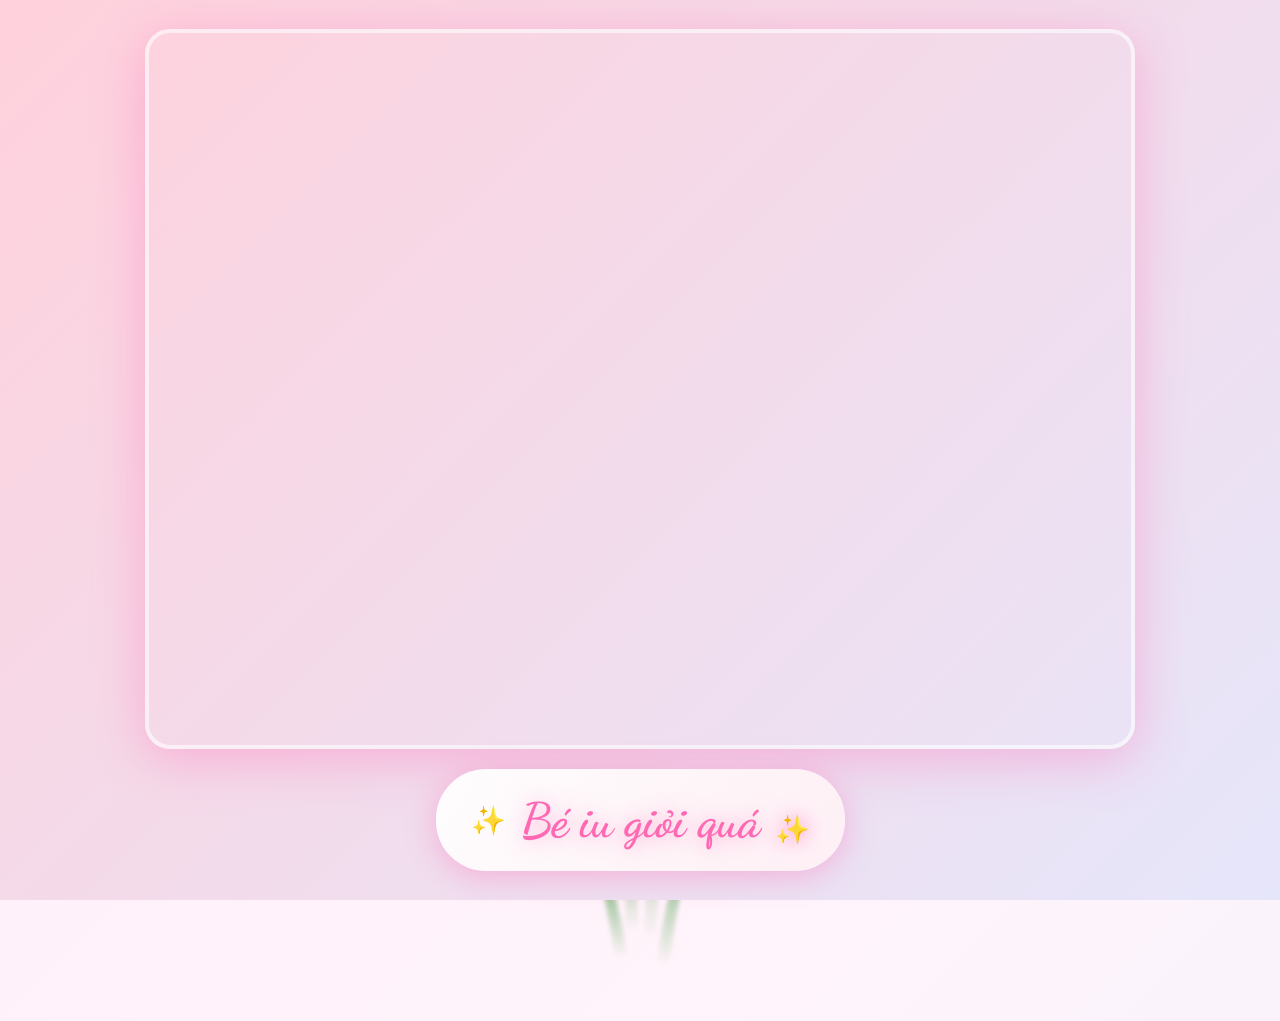
<file: src/html/puzzle-result.html>
<!DOCTYPE html>
<html lang="vi">

<head>
  <meta charset="UTF-8">
  <meta name="viewport" content="width=device-width, initial-scale=1.0">
  <title>Chúc Mừng! 💝</title>
  <link
    href="https://fonts.googleapis.com/css2?family=Dancing+Script:wght@700&family=Quicksand:wght@300;400;500;600;700&display=swap"
    rel="stylesheet">
  <link rel="stylesheet" href="../css/puzzle-result.css">
</head>

<body class="not-loaded">
  <audio id="bgMusic" src="../images/thun.mp3" autoplay loop></audio>
  <!-- Video pop-out overlay -->
  <div class="video-pop-overlay" id="videoPopOverlay">
    <!-- Floating hearts & leaves on main background -->
    <div class="overlay-decor" id="overlayDecor"></div>
    <!-- Simple pop-container -->
    <div class="pop-container">
      <!-- Main video -->
      <video id="popVideo" src="../images/dance.mp4" autoplay muted playsinline></video>
      <!-- Text BELOW video -->
      <div class="video-text-overlay">
        <span class="text-sparkle">✨</span>
        <span class="main-text">Bé iu giỏi quá</span>
        <span class="heart-text">
          <span class="text-sparkle">✨</span>
      </div>
    </div>
  </div>

  <!-- Title -->
  <h1 class="title">I LOVE U 💝</h1>

  <!-- Flowers container -->
  <div class="flowers">
    <!-- Flower 1 - Left -->
    <div class="flower flower--1">
      <div class="flower__leafs flower__leafs--1">
        <div class="flower__leaf flower__leaf--1"></div>
        <div class="flower__leaf flower__leaf--2"></div>
        <div class="flower__leaf flower__leaf--3"></div>
        <div class="flower__leaf flower__leaf--4"></div>
        <div class="flower__leaf flower__leaf--5"></div>
        <div class="flower__leaf flower__leaf--6"></div>
        <div class="flower__leaf flower__leaf--7"></div>
        <div class="flower__leaf flower__leaf--8"></div>
        <div class="flower__leaf flower__leaf--inner-1"></div>
        <div class="flower__leaf flower__leaf--inner-2"></div>
        <div class="flower__leaf flower__leaf--inner-3"></div>
        <div class="flower__leaf flower__leaf--inner-4"></div>
        <div class="flower__leaf flower__leaf--inner-5"></div>
        <div class="flower__leaf flower__leaf--inner-6"></div>
        <div class="flower__leaf flower__leaf--inner-7"></div>
        <div class="flower__leaf flower__leaf--inner-8"></div>
        <div class="flower__center"></div>
        <div class="flower__light flower__light--1"></div>
        <div class="flower__light flower__light--2"></div>
        <div class="flower__light flower__light--3"></div>
        <div class="flower__light flower__light--4"></div>
        <div class="flower__light flower__light--5"></div>
        <div class="flower__light flower__light--6"></div>
        <div class="flower__light flower__light--7"></div>
        <div class="flower__light flower__light--8"></div>
      </div>
      <div class="flower__line">
        <div class="flower__line__leaf flower__line__leaf--1"></div>
        <div class="flower__line__leaf flower__line__leaf--2"></div>
        <div class="flower__line__leaf flower__line__leaf--3"></div>
        <div class="flower__line__leaf flower__line__leaf--4"></div>
        <div class="flower__line__leaf flower__line__leaf--5"></div>
        <div class="flower__line__leaf flower__line__leaf--6"></div>
      </div>
    </div>

    <!-- Flower 2 - Center -->
    <div class="flower flower--2">
      <div class="flower__leafs flower__leafs--2">
        <div class="flower__leaf flower__leaf--1"></div>
        <div class="flower__leaf flower__leaf--2"></div>
        <div class="flower__leaf flower__leaf--3"></div>
        <div class="flower__leaf flower__leaf--4"></div>
        <div class="flower__leaf flower__leaf--5"></div>
        <div class="flower__leaf flower__leaf--6"></div>
        <div class="flower__leaf flower__leaf--7"></div>
        <div class="flower__leaf flower__leaf--8"></div>
        <div class="flower__leaf flower__leaf--inner-1"></div>
        <div class="flower__leaf flower__leaf--inner-2"></div>
        <div class="flower__leaf flower__leaf--inner-3"></div>
        <div class="flower__leaf flower__leaf--inner-4"></div>
        <div class="flower__leaf flower__leaf--inner-5"></div>
        <div class="flower__leaf flower__leaf--inner-6"></div>
        <div class="flower__leaf flower__leaf--inner-7"></div>
        <div class="flower__leaf flower__leaf--inner-8"></div>
        <div class="flower__center"></div>
        <div class="flower__light flower__light--1"></div>
        <div class="flower__light flower__light--2"></div>
        <div class="flower__light flower__light--3"></div>
        <div class="flower__light flower__light--4"></div>
        <div class="flower__light flower__light--5"></div>
        <div class="flower__light flower__light--6"></div>
        <div class="flower__light flower__light--7"></div>
        <div class="flower__light flower__light--8"></div>
      </div>
      <div class="flower__line">
        <div class="flower__line__leaf flower__line__leaf--1"></div>
        <div class="flower__line__leaf flower__line__leaf--2"></div>
        <div class="flower__line__leaf flower__line__leaf--3"></div>
        <div class="flower__line__leaf flower__line__leaf--4"></div>
      </div>
    </div>

    <!-- Flower 3 - Right -->
    <div class="flower flower--3">
      <div class="flower__leafs flower__leafs--3">
        <div class="flower__leaf flower__leaf--1"></div>
        <div class="flower__leaf flower__leaf--2"></div>
        <div class="flower__leaf flower__leaf--3"></div>
        <div class="flower__leaf flower__leaf--4"></div>
        <div class="flower__leaf flower__leaf--5"></div>
        <div class="flower__leaf flower__leaf--6"></div>
        <div class="flower__leaf flower__leaf--7"></div>
        <div class="flower__leaf flower__leaf--8"></div>
        <div class="flower__leaf flower__leaf--inner-1"></div>
        <div class="flower__leaf flower__leaf--inner-2"></div>
        <div class="flower__leaf flower__leaf--inner-3"></div>
        <div class="flower__leaf flower__leaf--inner-4"></div>
        <div class="flower__leaf flower__leaf--inner-5"></div>
        <div class="flower__leaf flower__leaf--inner-6"></div>
        <div class="flower__leaf flower__leaf--inner-7"></div>
        <div class="flower__leaf flower__leaf--inner-8"></div>
        <div class="flower__center"></div>
        <div class="flower__light flower__light--1"></div>
        <div class="flower__light flower__light--2"></div>
        <div class="flower__light flower__light--3"></div>
        <div class="flower__light flower__light--4"></div>
        <div class="flower__light flower__light--5"></div>
        <div class="flower__light flower__light--6"></div>
        <div class="flower__light flower__light--7"></div>
        <div class="flower__light flower__light--8"></div>
      </div>
      <div class="flower__line">
        <div class="flower__line__leaf flower__line__leaf--1"></div>
        <div class="flower__line__leaf flower__line__leaf--2"></div>
        <div class="flower__line__leaf flower__line__leaf--3"></div>
        <div class="flower__line__leaf flower__line__leaf--4"></div>
      </div>
    </div>

    <!-- Long leaf stem -->
    <div class="grow-ans" style="--d:1.2s">
      <div class="flower__g-long">
        <div class="flower__g-long__top"></div>
        <div class="flower__g-long__bottom"></div>
      </div>
    </div>

    <!-- Grass 1 -->
    <div class="growing-grass">
      <div class="flower__grass flower__grass--1">
        <div class="flower__grass--top"></div>
        <div class="flower__grass--bottom"></div>
        <div class="flower__grass__leaf flower__grass__leaf--1"></div>
        <div class="flower__grass__leaf flower__grass__leaf--2"></div>
        <div class="flower__grass__leaf flower__grass__leaf--3"></div>
        <div class="flower__grass__leaf flower__grass__leaf--4"></div>
        <div class="flower__grass__leaf flower__grass__leaf--5"></div>
        <div class="flower__grass__leaf flower__grass__leaf--6"></div>
        <div class="flower__grass__leaf flower__grass__leaf--7"></div>
        <div class="flower__grass__leaf flower__grass__leaf--8"></div>
        <div class="flower__grass__overlay"></div>
      </div>
    </div>

    <!-- Grass 2 -->
    <div class="growing-grass">
      <div class="flower__grass flower__grass--2">
        <div class="flower__grass--top"></div>
        <div class="flower__grass--bottom"></div>
        <div class="flower__grass__leaf flower__grass__leaf--1"></div>
        <div class="flower__grass__leaf flower__grass__leaf--2"></div>
        <div class="flower__grass__leaf flower__grass__leaf--3"></div>
        <div class="flower__grass__leaf flower__grass__leaf--4"></div>
        <div class="flower__grass__leaf flower__grass__leaf--5"></div>
        <div class="flower__grass__leaf flower__grass__leaf--6"></div>
        <div class="flower__grass__leaf flower__grass__leaf--7"></div>
        <div class="flower__grass__leaf flower__grass__leaf--8"></div>
        <div class="flower__grass__overlay"></div>
      </div>
    </div>

    <!-- Long leaves groups -->
    <div class="long-g long-g--0">
      <div class="grow-ans" style="--d:3s">
        <div class="leaf leaf--0"></div>
      </div>
      <div class="grow-ans" style="--d:2.2s">
        <div class="leaf leaf--1"></div>
      </div>
      <div class="grow-ans" style="--d:3.4s">
        <div class="leaf leaf--2"></div>
      </div>
      <div class="grow-ans" style="--d:3.6s">
        <div class="leaf leaf--3"></div>
      </div>
    </div>

    <div class="long-g long-g--1">
      <div class="grow-ans" style="--d:3.6s">
        <div class="leaf leaf--0"></div>
      </div>
      <div class="grow-ans" style="--d:3.8s">
        <div class="leaf leaf--1"></div>
      </div>
      <div class="grow-ans" style="--d:4s">
        <div class="leaf leaf--2"></div>
      </div>
      <div class="grow-ans" style="--d:4.2s">
        <div class="leaf leaf--3"></div>
      </div>
    </div>

    <div class="long-g long-g--2">
      <div class="grow-ans" style="--d:4s">
        <div class="leaf leaf--0"></div>
      </div>
      <div class="grow-ans" style="--d:4.2s">
        <div class="leaf leaf--1"></div>
      </div>
      <div class="grow-ans" style="--d:4.4s">
        <div class="leaf leaf--2"></div>
      </div>
      <div class="grow-ans" style="--d:4.6s">
        <div class="leaf leaf--3"></div>
      </div>
    </div>

    <div class="long-g long-g--3">
      <div class="grow-ans" style="--d:4s">
        <div class="leaf leaf--0"></div>
      </div>
      <div class="grow-ans" style="--d:4.2s">
        <div class="leaf leaf--1"></div>
      </div>
      <div class="grow-ans" style="--d:3s">
        <div class="leaf leaf--2"></div>
      </div>
      <div class="grow-ans" style="--d:3.6s">
        <div class="leaf leaf--3"></div>
      </div>
    </div>

    <div class="long-g long-g--4">
      <div class="grow-ans" style="--d:4s">
        <div class="leaf leaf--0"></div>
      </div>
      <div class="grow-ans" style="--d:4.2s">
        <div class="leaf leaf--1"></div>
      </div>
      <div class="grow-ans" style="--d:3s">
        <div class="leaf leaf--2"></div>
      </div>
      <div class="grow-ans" style="--d:3.6s">
        <div class="leaf leaf--3"></div>
      </div>
    </div>

    <div class="long-g long-g--5">
      <div class="grow-ans" style="--d:4s">
        <div class="leaf leaf--0"></div>
      </div>
      <div class="grow-ans" style="--d:4.2s">
        <div class="leaf leaf--1"></div>
      </div>
      <div class="grow-ans" style="--d:3s">
        <div class="leaf leaf--2"></div>
      </div>
      <div class="grow-ans" style="--d:3.6s">
        <div class="leaf leaf--3"></div>
      </div>
    </div>

    <div class="long-g long-g--6">
      <div class="grow-ans" style="--d:4.2s">
        <div class="leaf leaf--0"></div>
      </div>
      <div class="grow-ans" style="--d:4.4s">
        <div class="leaf leaf--1"></div>
      </div>
      <div class="grow-ans" style="--d:4.6s">
        <div class="leaf leaf--2"></div>
      </div>
      <div class="grow-ans" style="--d:4.8s">
        <div class="leaf leaf--3"></div>
      </div>
    </div>

    <div class="long-g long-g--7">
      <div class="grow-ans" style="--d:3s">
        <div class="leaf leaf--0"></div>
      </div>
      <div class="grow-ans" style="--d:3.2s">
        <div class="leaf leaf--1"></div>
      </div>
      <div class="grow-ans" style="--d:3.5s">
        <div class="leaf leaf--2"></div>
      </div>
      <div class="grow-ans" style="--d:3.6s">
        <div class="leaf leaf--3"></div>
      </div>
    </div>
  </div>

  <!-- Heart with ring animation container -->
  <div class="heart-ring-bg" id="heartRingBg"></div>

  <!-- Rain effect container -->
  <div class="rain-effect" id="rainEffect"></div>

  <!-- Replay button -->
  <button class="replay-btn" onclick="playAgain()">💖 Click vào đây nè</button>

  <script>
    // Random heart+ring spawn on background (pink only)
    function spawnHeartRing() {
      const container = document.getElementById('heartRingBg');
      const pinkHearts = ['💕', '💖', '💗', '💓', '🩷'];
      const heart = document.createElement('div');
      heart.className = 'bg-heart-item';
      heart.innerHTML = `<span class="heart-core">${pinkHearts[Math.floor(Math.random() * pinkHearts.length)]}</span><span class="heart-ring-anim"></span>`;
      heart.style.left = `${5 + Math.random() * 85}%`;
      heart.style.top = `${5 + Math.random() * 80}%`;
      container.appendChild(heart);
      setTimeout(() => heart.remove(), 2500);
    }

    function startHeartRingLoop() {
      spawnHeartRing();
      setInterval(() => {
        if (Math.random() > 0.4) spawnHeartRing();
      }, 400 + Math.random() * 600);
    }

    // Background click -> pop flower (not on flowers/replay-btn/rain)
    document.getElementById('heartRingBg').addEventListener('click', (e) => {
      const flower = e.target.closest('.flower');
      if (!flower) showPopOut();
    });

    function showPopOut() {
      const overlay = document.getElementById('videoPopOverlay');
      const popVideo = document.getElementById('popVideo');
      overlay.classList.add('active');
      popVideo.play().catch(() => { });
      setTimeout(() => {
        overlay.classList.add('hiding');
        popVideo.pause();
        setTimeout(() => {
          overlay.classList.remove('active', 'hiding');
          document.body.classList.remove('not-loaded');
          createRainEffects();
          createFloatingBGDecor();
        }, 500);
      }, 3000);
    }

    function playAgain() {
      window.location.href = '../html/anniversary.html';
    }

    window.addEventListener('load', () => {
      document.body.classList.remove('not-loaded');
      startHeartRingLoop();
      createRainEffects();
      createFloatingBGDecor();
    });

    function populateOverlayDecor() {
      const container = document.getElementById('overlayDecor');
      if (!container) return;
      container.innerHTML = '';

      const items = ['💕', '💖', '💗', '💓', '🩷', '💜', '🩵', '🍃', '🌿', '☘️', '🍂', '🌸'];
      for (let i = 0; i < 50; i++) {
        const item = document.createElement('div');
        item.className = 'overlay-decor-item';
        item.textContent = items[Math.floor(Math.random() * items.length)];
        item.style.left = `${Math.random() * 100}%`;
        item.style.animationDuration = `${4 + Math.random() * 6}s`;
        item.style.animationDelay = `${Math.random() * 4}s`;
        item.style.fontSize = `${28 + Math.random() * 28}px`;
        container.appendChild(item);
      }
    }

    function createRainEffects() {
      const container = document.getElementById('rainEffect');
      const stars = ['★', '✦', '✧', '☆', '⭐', '🌟', '✨'];
      const images = ['../images/d7.jpg', '../images/d8.jpg', '../images/d9.jpg', '../images/d10.jpg', '../images/d11.jpg', '../images/d12.jpg', '../images/d13.jpg', '../images/d14.jpg', '../images/d15.jpg', '../images/d16.jpg', '../images/d17.jpg', '../images/d18.jpg', '../images/d19.jpg', '../images/d20.jpg', '../images/d21.jpg', '../images/d22.jpg', '../images/d23.jpg', '../images/d24.jpg', '../images/d25.jpg', '../images/d26.jpg'];
      const leaves = ['🍃', '🌿', '☘️', '🍂'];

      for (let i = 0; i < 40; i++) {
        const item = document.createElement('div');
        item.className = 'rain-item';
        item.style.left = `${Math.random() * 100}%`;
        item.style.animationDelay = `${Math.random() * 6}s`;

        const rand = Math.random();
        if (rand < 0.3) {
          item.classList.add('star');
          item.textContent = stars[Math.floor(Math.random() * stars.length)];
          item.style.fontSize = (20 + Math.random() * 30) + 'px';
        } else if (rand < 0.5) {
          item.classList.add('leaf');
          item.textContent = leaves[Math.floor(Math.random() * leaves.length)];
          item.style.fontSize = (24 + Math.random() * 20) + 'px';
        } else {
          const img = document.createElement('img');
          img.src = images[Math.floor(Math.random() * images.length)];
          img.style.width = (50 + Math.random() * 60) + 'px';
          img.style.height = (50 + Math.random() * 60) + 'px';
          item.appendChild(img);
        }
        container.appendChild(item);
      }
    }

    function createFloatingBGDecor() {
      const container = document.getElementById('rainEffect');
      if (!container) return;
      const hearts = ['💕', '💖', '💗', '💓', '🩷', '💜', '🩵'];
      for (let i = 0; i < 20; i++) {
        const heart = document.createElement('div');
        heart.className = 'bg-float-heart';
        heart.textContent = hearts[Math.floor(Math.random() * hearts.length)];
        heart.style.left = `${Math.random() * 100}%`;
        heart.style.fontSize = `${18 + Math.random() * 16}px`;
        heart.style.animationDelay = `${Math.random() * 3}s`;
        container.appendChild(heart);
      }
    }

    function playAgain() {
      window.location.href = '../html/anniversary.html';
    }

    // Auto popup on page load
    window.addEventListener('load', () => {
      showPopOut();
    });
  </script>
</body>

</html>
</file>
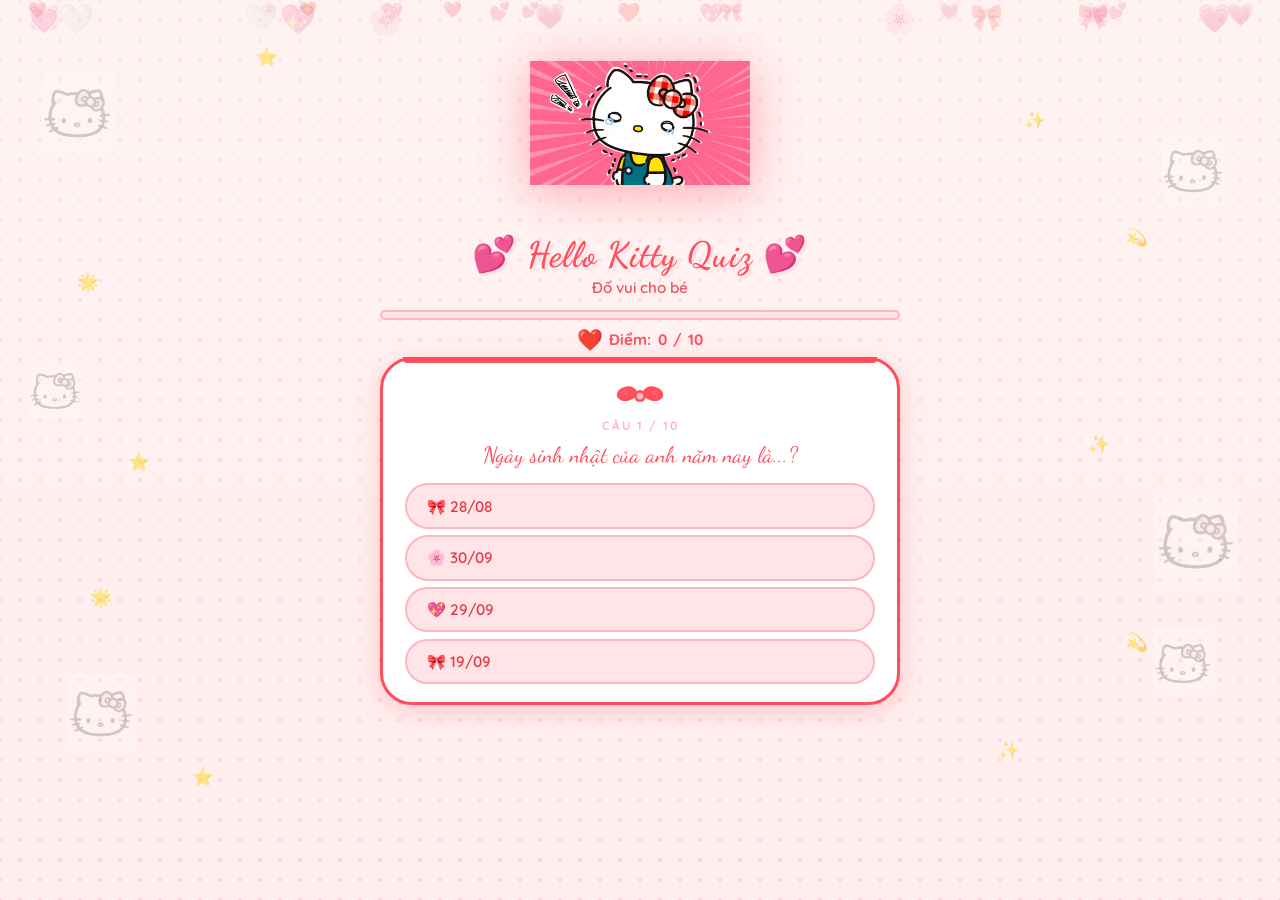
<file: src/html/quiz.html>
<!DOCTYPE html>
<html lang="en">

<head>
    <meta charset="UTF-8">
    <meta name="viewport" content="width=device-width, initial-scale=1.0">
    <meta name="description" content="Hello Kitty Couples Quiz!">
    <meta name="theme-color" content="#FFFAF0">
    <title>💕 Hello Kitty Quiz 💕</title>
    <link rel="preconnect" href="https://fonts.googleapis.com">
    <link rel="preconnect" href="https://fonts.gstatic.com" crossorigin>
    <link
        href="https://fonts.googleapis.com/css2?family=Dancing+Script:wght@400;700&family=Quicksand:wght@400;500;600;700&display=swap"
        rel="stylesheet">
    <link rel="stylesheet" href="../css/quiz.css">
</head>

<body>
    <!-- Fixed background decorations -->
    <div class="bg-deco" id="bgDeco"></div>

    <!-- Main page content -->
    <div class="page-wrapper">

        <!-- Hero / Header -->
        <section class="hero">
            <img src="../images/hello kitty.png" alt="Hello Kitty" class="hero-kitty" />
            <h1 class="hero-title">💕 Hello Kitty Quiz 💕</h1>
            <p class="hero-subtitle">Đố vui cho bé</p>

        </section>

        <!-- Quiz section -->
        <section class="quiz-section">
            <div class="progress-bar">
                <div class="progress-fill" id="progressFill"></div>
            </div>

            <div class="score-display">
                <span class="heart-icon">❤️</span>
                Điểm: <span id="scoreNum">0</span> / <span id="totalNum">10</span>
            </div>

            <div class="question-card" id="questionCard">
                <svg class="card-bow" viewBox="0 0 80 45" xmlns="http://www.w3.org/2000/svg">
                    <ellipse cx="18" cy="22" rx="17" ry="12" fill="#FF4F5B" transform="rotate(-12 18 22)" />
                    <ellipse cx="62" cy="22" rx="17" ry="12" fill="#FF4F5B" transform="rotate(12 62 22)" />
                    <circle cx="40" cy="26" r="10" fill="#FF4F5B" />
                    <circle cx="40" cy="26" r="5.5" fill="#FFB6C1" />
                    <ellipse cx="15" cy="20" rx="7" ry="5" fill="#FF6B75" transform="rotate(-12 15 20)" opacity="0.5" />
                    <ellipse cx="65" cy="20" rx="7" ry="5" fill="#FF6B75" transform="rotate(12 65 20)" opacity="0.5" />
                </svg>

                <div class="question-number" id="questionNumber">Câu 1 / 10</div>
                <div class="question-text" id="questionText"></div>
                <div class="options" id="optionsContainer"></div>
            </div>

            <div class="result-container hidden" id="resultContainer">
                <span class="result-bow">🎀</span>
                <div class="result-score" id="resultScore"></div>
                <div class="result-label">Điểm của bé nè</div>
                <div class="result-message" id="resultMessage"></div>
                <div class="result-actions">
                    <button class="btn-retry" id="retryBtn">Chơi lại 💖</button>
                    <a href="profile.html" class="btn-back">Qua bên đó nào →</a>
                </div>
            </div>
        </section>

    </div>

    <script src="../js/quiz.js"></script>
</body>

</html>
</file>
<file: src/css/cause.css>
@import url('https://fonts.googleapis.com/css2?family=Bubblegum+Sans&family=Comic+Neue:wght@700&family=Quicksand:wght@500&display=swap');

* {
    margin: 0;
    padding: 0;
    box-sizing: border-box;
    cursor: none;
}

body {
    min-height: 100vh;
    background: linear-gradient(-45deg, #ffe6e6, #e6e6ff, #ffebf5);
    background-size: 400% 400%;
    animation: gradientBG 15s ease infinite;
    font-family: 'Quicksand', sans-serif;
    overflow-x: hidden;
    padding: 2rem;
}

.custom-cursor {
    width: 30px;
    height: 30px;
    position: fixed;
    pointer-events: none;
    z-index: 9999;
    mix-blend-mode: difference;
    transition: transform 0.1s;
}

.custom-cursor svg {
    width: 100%;
    height: 100%;
    filter: drop-shadow(0 0 5px rgba(255, 182, 193, 0.5));
}

.container {
    max-width: 1200px;
    margin: 0 auto;
    text-align: center;
    position: relative;
    z-index: 1;
}

h1 {
    font-family: 'Bubblegum Sans', cursive;
    font-size: 3rem;
    color: #ff69b4;
    text-shadow: 2px 2px 4px rgba(255, 105, 180, 0.3);
    margin-bottom: 2rem;
    animation: bounce 1s ease infinite;
}

.reason-card {
    background: rgba(255, 255, 255, 0.9);
    border-radius: 20px;
    padding: 2rem;
    margin: 1.5rem;
    box-shadow: 0 5px 15px rgba(0, 0, 0, 0.1);
    transition: transform 0.3s, box-shadow 0.3s;
    cursor: pointer;
    position: relative;
    overflow: hidden;
}

.reason-card:hover {
    transform: translateY(-5px);
    box-shadow: 0 8px 25px rgba(255, 105, 180, 0.2);
}

.reason-text {
    font-size: 1.2rem;
    margin-bottom: 1rem;
    position: relative;
    z-index: 2;
}

.gif-overlay {
    position: absolute;
    top: 0;
    left: 0;
    width: 100%;
    height: 100%;
    background: rgba(255, 255, 255, 0.95);
    display: flex;
    align-items: center;
    justify-content: center;
    opacity: 0;
    transition: opacity 0.3s;
    z-index: 1;
}

.reason-card:hover .gif-overlay {
    opacity: 1;
}

.shuffle-button {
    background: linear-gradient(45deg, #ff69b4, #ff99cc);
    border: none;
    border-radius: 50px;
    padding: 1rem 2rem;
    font-size: 1.2rem;
    color: white;
    margin: 2rem 0;
    cursor: pointer;
    transition: transform 0.3s;
    font-family: 'Comic Neue', cursive;
    box-shadow: 0 5px 15px rgba(255, 105, 180, 0.3);
}

.shuffle-button:hover {
    transform: scale(1.1);
}

.floating {
    position: fixed;
    pointer-events: none;
    animation: float 3s ease-in-out infinite;
}

.ending-section {
    margin-top: 4rem;
    padding: 2rem;
    text-align: center;
}

.ending-text {
    font-family: 'Bubblegum Sans', cursive;
    font-size: 2rem;
    color: #ff69b4;
    margin-bottom: 2rem;
    opacity: 0;
    transform: translateY(20px);
}

.teddy-hug {
    width: 200px;
    margin: 0 auto;
    transform: scale(0);
}

@keyframes gradientBG {
    0% {
        background-position: 0% 50%;
    }

    50% {
        background-position: 100% 50%;
    }

    100% {
        background-position: 0% 50%;
    }
}

@keyframes float {

    0%,
    100% {
        transform: translateY(0);
    }

    50% {
        transform: translateY(-20px);
    }
}

@keyframes bounce {

    0%,
    100% {
        transform: translateY(0);
    }

    50% {
        transform: translateY(-10px);
    }
}

@media (max-width: 768px) {
    h1 {
        font-size: 2rem;
    }

    .reason-card {
        margin: 1rem;
    }

    .reason-text {
        font-size: 1rem;
    }
}

.shuffle-button {
    background: linear-gradient(45deg, #ff69b4, #ff99cc);
    border: none;
    border-radius: 50px;
    padding: 1rem 2rem;
    font-size: 1.2rem;
    color: white;
    margin: 2rem 0;
    cursor: pointer;
    transition: all 0.3s;
    font-family: 'Comic Neue', cursive;
    box-shadow: 0 5px 15px rgba(255, 105, 180, 0.3);
}

.shuffle-button.story-mode {
    background: linear-gradient(45deg, #9b6dff, #ff6dc7);
    transform: scale(1.1);
}

.shuffle-button:hover {
    transform: scale(1.1);
}

.shuffle-button.story-mode:hover {
    transform: scale(1.2);
}

.reason-counter {
    font-size: 0.9rem;
    color: #ff69b4;
    margin-top: 1rem;
    opacity: 0.7;
}
</file>
<file: src/css/date-idea-picker.css>
*,
*::before,
*::after {
  box-sizing: border-box;
  margin: 0;
  padding: 0;
}

body {
  min-height: 100vh;
  background: linear-gradient(135deg, #ffd1dc 0%, #ffe4ec 25%, #fff0f5 50%, #ffe4ec 75%, #ffd1dc 100%);
  background-size: 400% 400%;
  animation: gradientFlow 15s ease infinite;
  font-family: 'Quicksand', sans-serif;
  display: flex;
  align-items: center;
  justify-content: center;
  overflow: hidden;
}

@keyframes gradientFlow {
  0% { background-position: 0% 50%; }
  50% { background-position: 100% 50%; }
  100% { background-position: 0% 50%; }
}

/* ── Sparkles Background ── */
.sparkles-bg {
  position: fixed;
  inset: 0;
  pointer-events: none;
  z-index: 0;
}

.sparkle {
  position: absolute;
  animation: sparkleFloat 6s ease-in-out infinite;
  opacity: 0.6;
}

@keyframes sparkleFloat {
  0%, 100% { transform: translateY(0) rotate(0deg); opacity: 0.6; }
  50% { opacity: 0.9; }
  100% { transform: translateY(-30px) rotate(360deg); opacity: 0.6; }
}

/* ── Fireworks ── */
.fireworks-container {
  position: fixed;
  inset: 0;
  pointer-events: none;
  z-index: 100;
}

.firework-particle {
  position: absolute;
  width: 8px;
  height: 8px;
  border-radius: 50%;
  transform: translate(-50%, -50%);
  animation: fireworkBurst 1.2s ease-out forwards;
}

@keyframes fireworkBurst {
  0% {
    transform: translate(-50%, -50%) translate(0, 0) scale(1);
    opacity: 1;
  }
  100% {
    transform: translate(-50%, -50%) translate(var(--tx), var(--ty)) scale(0);
    opacity: 0;
  }
}

/* ── Container ── */
.container {
  position: relative;
  z-index: 10;
  display: flex;
  flex-direction: column;
  align-items: center;
  gap: 30px;
  padding: 40px;
}

.title {
  font-family: 'Dancing Script', cursive;
  font-size: clamp(32px, 6vw, 56px);
  color: #ff1493;
  text-shadow: 0 0 20px rgba(255, 20, 147, 0.5);
  text-align: center;
}

/* ── Filters ── */
.filters {
  display: flex;
  gap: 12px;
  flex-wrap: wrap;
  justify-content: center;
}

.filter-btn {
  padding: 10px 24px;
  font-family: 'Quicksand', sans-serif;
  font-size: 16px;
  font-weight: 600;
  color: #ff69b4;
  background: rgba(255, 255, 255, 0.8);
  border: 2px solid rgba(255, 105, 180, 0.4);
  border-radius: 50px;
  cursor: pointer;
  transition: all 0.3s ease;
}

.filter-btn:hover {
  transform: scale(1.05);
  box-shadow: 0 4px 20px rgba(255, 105, 180, 0.3);
}

.filter-btn.active {
  background: linear-gradient(135deg, #ff69b4, #ff1493);
  color: white;
  border-color: transparent;
  box-shadow: 0 4px 20px rgba(255, 20, 147, 0.4);
}

/* ── Heart Button ── */
.heart-btn {
  width: 100px;
  height: 100px;
  background: linear-gradient(135deg, #ff69b4, #ff1493);
  border-radius: 50%;
  display: flex;
  align-items: center;
  justify-content: center;
  cursor: pointer;
  box-shadow: 0 8px 40px rgba(255, 20, 147, 0.5);
  animation: heartPulse 1.2s ease-in-out infinite;
  transition: transform 0.3s ease;
}

.heart-btn:hover {
  transform: scale(1.1);
  box-shadow: 0 12px 50px rgba(255, 20, 147, 0.7);
}

.heart-emoji {
  font-size: 48px;
  animation: heartBeat 1.2s ease-in-out infinite;
}

@keyframes heartPulse {
  0%, 100% { transform: scale(1); }
  50% { transform: scale(1.05); }
}

@keyframes heartBeat {
  0%, 100% { transform: scale(1); }
  50% { transform: scale(1.2); }
}

/* ── Date Card ── */
.date-card {
  background: rgba(255, 255, 255, 0.95);
  border: 3px solid rgba(255, 105, 180, 0.5);
  border-radius: 20px;
  padding: 30px 50px;
  box-shadow: 0 10px 40px rgba(255, 20, 147, 0.25);
  display: flex;
  flex-direction: column;
  align-items: center;
  gap: 15px;
  opacity: 0;
  transform: scale(0.5) rotateY(180deg);
  pointer-events: none;
}

.date-card.flip-in {
  animation: cardFlipIn 0.6s ease-out forwards;
}

@keyframes cardFlipIn {
  0% {
    opacity: 0;
    transform: scale(0.5) rotateY(180deg);
  }
  100% {
    opacity: 1;
    transform: scale(1) rotateY(0deg);
    pointer-events: auto;
  }
}

.card-icon {
  font-size: 50px;
}

.card-text {
  font-family: 'Dancing Script', cursive;
  font-size: 28px;
  color: #ff1493;
  text-align: center;
}

/* ── Pick Another Button ── */
.pick-another-btn {
  padding: 12px 32px;
  font-family: 'Quicksand', sans-serif;
  font-size: 18px;
  font-weight: 600;
  color: white;
  background: linear-gradient(135deg, #ff69b4, #ff1493);
  border: none;
  border-radius: 50px;
  cursor: pointer;
  box-shadow: 0 4px 20px rgba(255, 20, 147, 0.4);
  transition: all 0.3s ease;
}

.pick-another-btn:hover {
  transform: scale(1.05);
  box-shadow: 0 6px 30px rgba(255, 20, 147, 0.6);
}
</file>
<file: src/css/puzzle-result.css>
*,
*::before,
*::after {
  box-sizing: border-box;
  margin: 0;
  padding: 0;
}

:root {
  --dark-color: #2d1810;
}

body {
  overflow: hidden;
  perspective: 1000px;
  display: flex;
  align-items: flex-end;
  justify-content: center;
  min-height: 100vh;
  background: linear-gradient(135deg, #ffeef8 0%, #fff4fb 20%, #e8f0fe 50%, #fef0e8 75%, #f0ffe8 100%);
  background-size: 400% 400%;
  animation: gradientFlow 18s ease infinite;
}

@keyframes gradientFlow {
  0% {
    background-position: 0% 50%;
  }

  50% {
    background-position: 100% 50%;
  }

  100% {
    background-position: 0% 50%;
  }
}

/* ════════════════════════════════════════════════════════════════
   VIDEO POP-OUT - 3 seconds
══════════════════════════════════════════════════════════════ */
.video-pop-overlay {
  position: fixed;
  inset: 0;
  background: linear-gradient(135deg, #ffd1dc 0%, #e6e6fa 25%, #ffefd5 50%, #e6e6fa 75%, #ffd1dc 100%);
  background-size: 400% 400%;
  animation: gradientFlow 15s ease infinite;
  backdrop-filter: blur(8px);
  display: flex;
  align-items: center;
  justify-content: center;
  z-index: 2000;
  opacity: 0;
  pointer-events: none;
  transition: opacity 0.5s ease;
}

.video-pop-overlay.active {
  opacity: 1;
  pointer-events: auto;
}

.video-pop-overlay.hiding {
  opacity: 0;
}

/* Overlay decoration - floating hearts & leaves */
.overlay-decor {
  position: absolute;
  inset: 0;
  pointer-events: none;
  overflow: hidden;
  z-index: 1;
}

.overlay-decor-item {
  position: absolute;
  bottom: -60px;
  animation: decorFloat 8s ease-in-out infinite;
  opacity: 0.9;
}

@keyframes decorFloat {
  0% {
    transform: translateY(0) rotate(0deg);
    opacity: 0.9;
  }

  50% {
    opacity: 0.7;
  }

  100% {
    transform: translateY(-120vh) rotate(720deg);
    opacity: 0;
  }
}

/* Simple pop-container - just holds video & text */
.pop-container {
  position: relative;
  display: flex;
  flex-direction: column;
  align-items: center;
  gap: 20px;
  z-index: 10;
}

.video-pop-overlay video {
  width: 110vmin;
  height: 80vmin;
  display: block;
  border-radius: 25px;
  border: 4px solid rgba(255, 255, 255, 0.6);
  box-shadow: 0 10px 50px rgba(255, 105, 180, 0.4);
}

/* Video text overlay - BELOW video */
.video-text-overlay {
  display: flex;
  align-items: center;
  justify-content: center;
  gap: 15px;
  padding: 15px 35px;
  background: linear-gradient(135deg, rgba(255, 255, 255, 0.95), rgba(255, 240, 245, 0.95));
  border-radius: 50px;
  box-shadow: 0 5px 30px rgba(255, 105, 180, 0.4);
  animation: text-bounce 1s ease-in-out infinite;
}

@keyframes text-bounce {

  0%,
  100% {
    transform: translateY(0);
  }

  50% {
    transform: translateY(-5px);
  }
}

.video-text-overlay .main-text {
  font-family: 'Dancing Script', cursive;
  font-size: clamp(28px, 4vw, 48px);
  font-weight: 700;
  color: #ff69b4;
  text-shadow: 0 0 20px rgba(255, 105, 180, 0.5);
  white-space: nowrap;
}

.video-text-overlay .heart-text {
  font-family: 'Dancing Script', cursive;
  font-size: clamp(36px, 5vw, 60px);
  color: #FF1493;
  text-shadow: 0 0 20px #FF69B4;
  animation: heart-pulse 0.8s ease-in-out infinite;
}

@keyframes heart-pulse {

  0%,
  100% {
    transform: scale(1);
  }

  50% {
    transform: scale(1.2);
  }
}

.video-text-overlay .text-sparkle {
  font-size: clamp(18px, 2.5vw, 28px);
  animation: sparkle-spin 2s linear infinite;
}

@keyframes sparkle-spin {
  0% {
    transform: rotate(0deg);
  }

  100% {
    transform: rotate(360deg);
  }
}

/* ════════════════════════════════════════════════════════════════
   FLOWERS CONTAINER
══════════════════════════════════════════════════════════════ */
.flowers {
  position: relative;
  transform: scale(0.9);
  display: flex;
  align-items: flex-end;
  justify-content: center;
  height: 100vh;
}

.flower {
  position: absolute;
  bottom: 10vmin;
  transform-origin: bottom center;
  z-index: 10;
  --fl-speed: 0.8s;
}

.flower--1 {
  left: 10%;
  animation: sway-left 4s ease-in-out infinite;
}

.flower--1 .flower__line {
  height: 70vmin;
}

.flower--2 {
  left: 50%;
  transform: rotate(15deg);
  animation: sway-center 4s ease-in-out infinite;
}

.flower--2 .flower__line {
  height: 60vmin;
}

.flower--3 {
  left: 50%;
  transform: rotate(-10deg);
  animation: sway-right 4s ease-in-out infinite;
}

.flower--3 .flower__line {
  height: 65vmin;
}

@keyframes sway-left {

  0%,
  100% {
    transform: rotate(3deg);
  }

  50% {
    transform: rotate(-3deg);
  }
}

@keyframes sway-center {

  0%,
  100% {
    transform: rotate(18deg);
  }

  50% {
    transform: rotate(12deg);
  }
}

@keyframes sway-right {

  0%,
  100% {
    transform: rotate(-15deg);
  }

  50% {
    transform: rotate(-8deg);
  }
}

.flower__leafs {
  position: relative;
  animation: bloom-head 2s backwards;
}

.flower__leafs--1 {
  animation-delay: 1.1s;
}

.flower__leafs--2 {
  animation-delay: 1.4s;
}

.flower__leafs--3 {
  animation-delay: 1.7s;
}

.flower__leafs::after {
  content: "";
  position: absolute;
  left: 0;
  top: 0;
  transform: translate(-50%, -100%);
  width: 8vmin;
  height: 8vmin;
  background-color: #FFD700;
  opacity: 0.3;
}

/* Sunflower petals */
.flower__leaf {
  position: absolute;
  bottom: 0;
  left: 50%;
  width: 10vmin;
  height: 14vmin;
  border-radius: 50% 50% 50% 50% / 60% 60% 40% 40%;
  background-color: #FFD700;
  background-image: linear-gradient(to top, #FFA500, #FFD700, #FFEC8B);
  transform-origin: bottom center;
  opacity: 0.95;
  box-shadow: none;
}

.flower__leaf--1 {
  transform: translate(-50%, -2%) rotate(0deg) translateX(-2vmin);
}

.flower__leaf--2 {
  transform: translate(-50%, -2%) rotate(45deg) translateX(-2vmin);
}

.flower__leaf--3 {
  transform: translate(-50%, -2%) rotate(90deg) translateX(-2vmin);
}

.flower__leaf--4 {
  transform: translate(-50%, -2%) rotate(135deg) translateX(-2vmin);
}

.flower__leaf--5 {
  transform: translate(-50%, -2%) rotate(180deg) translateX(-2vmin);
}

.flower__leaf--6 {
  transform: translate(-50%, -2%) rotate(225deg) translateX(-2vmin);
}

.flower__leaf--7 {
  transform: translate(-50%, -2%) rotate(270deg) translateX(-2vmin);
}

.flower__leaf--8 {
  transform: translate(-50%, -2%) rotate(315deg) translateX(-2vmin);
}

.flower__leaf--inner-1,
.flower__leaf--inner-2,
.flower__leaf--inner-3,
.flower__leaf--inner-4,
.flower__leaf--inner-5,
.flower__leaf--inner-6,
.flower__leaf--inner-7,
.flower__leaf--inner-8 {
  width: 7vmin;
  height: 10vmin;
  background-image: linear-gradient(to top, #FFA500, #FFD700);
  z-index: 2;
  box-shadow: none;
}

.flower__leaf--inner-1 {
  transform: translate(-50%, -5%) rotate(22.5deg) translateX(-1vmin);
}

.flower__leaf--inner-2 {
  transform: translate(-50%, -5%) rotate(67.5deg) translateX(-1vmin);
}

.flower__leaf--inner-3 {
  transform: translate(-50%, -5%) rotate(112.5deg) translateX(-1vmin);
}

.flower__leaf--inner-4 {
  transform: translate(-50%, -5%) rotate(157.5deg) translateX(-1vmin);
}

.flower__leaf--inner-5 {
  transform: translate(-50%, -5%) rotate(202.5deg) translateX(-1vmin);
}

.flower__leaf--inner-6 {
  transform: translate(-50%, -5%) rotate(247.5deg) translateX(-1vmin);
}

.flower__leaf--inner-7 {
  transform: translate(-50%, -5%) rotate(292.5deg) translateX(-1vmin);
}

.flower__leaf--inner-8 {
  transform: translate(-50%, -5%) rotate(337.5deg) translateX(-1vmin);
}

/* Sunflower center */
.flower__center {
  position: absolute;
  left: 50%;
  top: 50%;
  transform: translate(-50%, -50%);
  width: 12vmin;
  height: 12vmin;
  border-radius: 50%;
  background: radial-gradient(circle, #8B4513 0%, #654321 40%, #4a2c0a 100%);
  z-index: 10;
  box-shadow: none;
}

.flower__center::before {
  content: "";
  position: absolute;
  left: 10%;
  top: 10%;
  width: 80%;
  height: 80%;
  border-radius: 50%;
  background-image:
    radial-gradient(circle at 20% 20%, #3d1f08 2px, transparent 2px),
    radial-gradient(circle at 40% 30%, #3d1f08 2px, transparent 2px),
    radial-gradient(circle at 60% 20%, #3d1f08 2px, transparent 2px),
    radial-gradient(circle at 80% 30%, #3d1f08 2px, transparent 2px),
    radial-gradient(circle at 30% 50%, #3d1f08 2px, transparent 2px),
    radial-gradient(circle at 50% 50%, #3d1f08 2px, transparent 2px),
    radial-gradient(circle at 70% 50%, #3d1f08 2px, transparent 2px),
    radial-gradient(circle at 20% 70%, #3d1f08 2px, transparent 2px),
    radial-gradient(circle at 40% 60%, #3d1f08 2px, transparent 2px),
    radial-gradient(circle at 60% 70%, #3d1f08 2px, transparent 2px),
    radial-gradient(circle at 80% 60%, #3d1f08 2px, transparent 2px),
    radial-gradient(circle at 50% 80%, #3d1f08 2px, transparent 2px);
}

/* Stem - green */
.flower__line {
  height: 55vmin;
  width: 1.5vmin;
  background-image: linear-gradient(to top, transparent 10%, #228B22, #32CD32);
  box-shadow: none;
  animation: grow-stem 4s backwards;
  position: relative;
}

.flower__line__leaf {
  --w: 7vmin;
  --h: calc(var(--w) + 2vmin);
  position: absolute;
  top: 20%;
  left: 90%;
  width: var(--w);
  height: var(--h);
  border-top-right-radius: var(--h);
  border-bottom-left-radius: var(--h);
  background-image: linear-gradient(to top, rgba(144, 238, 144, 0.4), #32CD32);
}

.flower__line__leaf--1 {
  transform: rotate(70deg) rotateY(30deg);
}

.flower__line__leaf--2 {
  top: 45%;
  transform: rotate(70deg) rotateY(30deg);
}

.flower__line__leaf--3,
.flower__line__leaf--4,
.flower__line__leaf--6 {
  border-top-right-radius: 0;
  border-bottom-left-radius: 0;
  border-top-left-radius: var(--h);
  border-bottom-right-radius: var(--h);
  left: -460%;
  top: 12%;
  transform: rotate(-70deg) rotateY(30deg);
}

.flower__line__leaf--4 {
  top: 40%;
}

.flower__line__leaf--5 {
  top: 0;
  transform-origin: left;
  transform: rotate(70deg) rotateY(30deg) scale(0.6);
}

.flower__line__leaf--6 {
  top: -2%;
  left: -450%;
  transform-origin: right;
  transform: rotate(-70deg) rotateY(30deg) scale(0.6);
}

/* Sparkle lights - gold */
.flower__light {
  position: absolute;
  bottom: 0vmin;
  width: 1vmin;
  height: 1vmin;
  background-color: #FFA500;
  border-radius: 50%;
  filter: blur(0.2vmin);
  animation: light-float 4s linear infinite backwards;
}

.flower__light:nth-child(odd) {
  background-color: #FFD700;
}

.flower__light--1 {
  left: -2vmin;
  animation-delay: 1s;
}

.flower__light--2 {
  left: 3vmin;
  animation-delay: 0.5s;
}

.flower__light--3 {
  left: -6vmin;
  animation-delay: 0.3s;
}

.flower__light--4 {
  left: 6vmin;
  animation-delay: 0.9s;
}

.flower__light--5 {
  left: -1vmin;
  animation-delay: 1.5s;
}

.flower__light--6 {
  left: -4vmin;
  animation-delay: 3s;
}

.flower__light--7 {
  left: 3vmin;
  animation-delay: 2s;
}

.flower__light--8 {
  left: -6vmin;
  animation-delay: 3.5s;
}

/* ════════════════════════════════════════════════════════════════
   GRASS - Green
══════════════════════════════════════════════════════════════ */
.flower__grass {
  --c: #32CD32;
  --line-w: 1.5vmin;
  position: absolute;
  bottom: 12vmin;
  left: -7vmin;
  display: flex;
  flex-direction: column;
  align-items: flex-end;
  z-index: 20;
  transform-origin: bottom center;
  transform: rotate(-48deg) rotateY(40deg);
}

.flower__grass--1 {
  animation: sway-grass 2s ease-in-out infinite;
}

.flower__grass--2 {
  left: 2vmin;
  bottom: 10vmin;
  transform: scale(0.5) rotate(75deg) rotateX(10deg) rotateY(-200deg);
  opacity: 0.8;
  z-index: 0;
  animation: sway-grass-2 1.5s ease-in-out infinite;
}

.flower__grass--top {
  width: 7vmin;
  height: 10vmin;
  border-top-right-radius: 100%;
  border-right: var(--line-w) solid var(--c);
  transform-origin: bottom center;
  transform: rotate(-2deg);
}

.flower__grass--bottom {
  margin-top: -2px;
  width: var(--line-w);
  height: 25vmin;
  background-image: linear-gradient(to top, transparent, var(--c));
}

.flower__grass__leaf {
  --size: 10vmin;
  position: absolute;
  width: calc(var(--size) * 2.1);
  height: var(--size);
  border-top-left-radius: var(--size);
  border-top-right-radius: var(--size);
  background-image: linear-gradient(to top, transparent, transparent 30%, var(--c));
  z-index: 100;
}

.flower__grass__leaf--1 {
  top: -6%;
  left: 30%;
  --size: 6vmin;
  transform: rotate(-20deg);
  animation: grass-grow-1 2s 2.6s backwards;
}

.flower__grass__leaf--2 {
  top: -5%;
  left: -110%;
  --size: 6vmin;
  transform: rotate(10deg);
  animation: grass-grow-2 2s 2.4s backwards;
}

.flower__grass__leaf--3 {
  top: 5%;
  left: 60%;
  --size: 8vmin;
  transform: rotate(-18deg) rotateX(-20deg);
  animation: grass-grow-3 2s 2.2s backwards;
}

.flower__grass__leaf--4 {
  top: 6%;
  left: -135%;
  --size: 8vmin;
  transform: rotate(2deg);
  animation: grass-grow-4 2s 2s backwards;
}

.flower__grass__leaf--5 {
  top: 20%;
  left: 60%;
  --size: 10vmin;
  transform: rotate(-24deg) rotateX(-20deg);
  animation: grass-grow-5 2s 1.8s backwards;
}

.flower__grass__leaf--6 {
  top: 22%;
  left: -180%;
  --size: 10vmin;
  transform: rotate(10deg);
  animation: grass-grow-6 2s 1.6s backwards;
}

.flower__grass__leaf--7 {
  top: 39%;
  left: 70%;
  --size: 10vmin;
  transform: rotate(-10deg);
  animation: grass-grow-7 2s 1.4s backwards;
}

.flower__grass__leaf--8 {
  top: 40%;
  left: -215%;
  --size: 11vmin;
  transform: rotate(10deg);
  animation: grass-grow-8 2s 1.2s backwards;
}

.flower__grass__overlay {
  position: absolute;
  top: -10%;
  right: 0%;
  width: 100%;
  height: 100%;
  background-color: rgba(34, 139, 34, 0.1);
  z-index: 100;
}

@keyframes sway-grass {

  0%,
  100% {
    transform: rotate(-48deg) rotateY(40deg);
  }

  50% {
    transform: rotate(-52deg) rotateY(40deg);
  }
}

@keyframes sway-grass-2 {

  0%,
  100% {
    transform: scale(0.5) rotate(75deg) rotateX(10deg) rotateY(-200deg);
  }

  50% {
    transform: scale(0.5) rotate(79deg) rotateX(10deg) rotateY(-200deg);
  }
}

@keyframes grass-grow-1 {
  0% {
    transform-origin: bottom left;
    transform: rotate(-20deg) scale(0);
  }
}

@keyframes grass-grow-2 {
  0% {
    transform-origin: bottom right;
    transform: rotate(10deg) scale(0);
  }
}

@keyframes grass-grow-3 {
  0% {
    transform-origin: bottom left;
    transform: rotate(-18deg) rotateX(-20deg) scale(0);
  }
}

@keyframes grass-grow-4 {
  0% {
    transform-origin: bottom right;
    transform: rotate(2deg) scale(0);
  }
}

@keyframes grass-grow-5 {
  0% {
    transform-origin: bottom left;
    transform: rotate(-24deg) rotateX(-20deg) scale(0);
  }
}

@keyframes grass-grow-6 {
  0% {
    transform-origin: bottom right;
    transform: rotate(10deg) scale(0);
  }
}

@keyframes grass-grow-7 {
  0% {
    transform-origin: bottom left;
    transform: rotate(-10deg) scale(0);
  }
}

@keyframes grass-grow-8 {
  0% {
    transform-origin: bottom right;
    transform: rotate(10deg) scale(0);
  }
}

.growing-grass {
  animation: grass-scale-in 1s 2s backwards;
}

@keyframes grass-scale-in {
  0% {
    transform: scale(0);
  }
}

/* ════════════════════════════════════════════════════════════════
   LONG LEAVES - Green
══════════════════════════════════════════════════════════════ */
.flower__g-long {
  --w: 2vmin;
  --h: 6vmin;
  --c: #32CD32;
  position: absolute;
  bottom: 10vmin;
  left: -3vmin;
  transform-origin: bottom center;
  transform: rotate(-30deg) rotateY(-20deg);
  display: flex;
  flex-direction: column;
  align-items: flex-end;
  animation: flower-g-long-ans 3s linear infinite;
}

@keyframes flower-g-long-ans {

  0%,
  100% {
    transform: rotate(-30deg) rotateY(-20deg);
  }

  50% {
    transform: rotate(-32deg) rotateY(-20deg);
  }
}

.flower__g-long__top {
  top: calc(var(--h) * -1);
  width: calc(var(--w) + 1vmin);
  height: var(--h);
  border-top-right-radius: 100%;
  border-right: 0.7vmin solid var(--c);
  transform: translate(-0.7vmin, 1vmin);
}

.flower__g-long__bottom {
  width: var(--w);
  height: 50vmin;
  transform-origin: bottom center;
  background-image: linear-gradient(to top, transparent 30%, var(--c));
  box-shadow: none;
  -webkit-clip-path: polygon(35% 0, 65% 1%, 100% 100%, 0% 100%);
  clip-path: polygon(35% 0, 65% 1%, 100% 100%, 0% 100%);
}

/* ════════════════════════════════════════════════════════════════
   TITLE
══════════════════════════════════════════════════════════════ */
.title {
  position: fixed;
  width: 100%;
  text-align: center;
  top: 5%;
  left: 0;
  color: #FF1493;
  font-family: 'Dancing Script', cursive;
  font-size: clamp(40px, 10vw, 100px);
  text-shadow: 0px 0px 30px #FF69B4, 0px 0px 60px #FFB6C1;
  z-index: 100;
  animation: fade-in 2s forwards;
}

@keyframes fade-in {
  to {
    opacity: 1;
  }
}

/* ════════════════════════════════════════════════════════════════
   BACKGROUND HEART + RING ANIMATION (heartbeat synced, pink only)
══════════════════════════════════════════════════════════════ */
.heart-ring-bg {
  position: fixed;
  inset: 0;
  pointer-events: none;
  z-index: 50;
}

.bg-heart-item {
  position: absolute;
  display: flex;
  align-items: center;
  justify-content: center;
  animation: bgHeartFade 2.5s ease-out forwards;
}

.heart-core {
  font-size: 20px;
  animation: heartBeat 1.2s ease-in-out infinite;
  position: relative;
  z-index: 2;
}

.heart-ring-anim {
  position: absolute;
  width: 30px;
  height: 30px;
  border: 2px solid rgba(255, 105, 180, 0.6);
  border-radius: 50%;
  animation: ringPulse 1.2s ease-out infinite;
}

/* Bling bling sparkles around heart */
.heart-core::before,
.heart-core::after {
  content: '✨';
  position: absolute;
  font-size: 10px;
  animation: blingRotate 1.2s linear infinite;
}

.heart-core::before {
  top: -8px;
  left: -8px;
}

.heart-core::after {
  bottom: -8px;
  right: -8px;
  animation-delay: 0.6s;
}

@keyframes blingRotate {
  0% { transform: rotate(0deg) scale(1); opacity: 1; }
  50% { transform: rotate(180deg) scale(1.5); opacity: 0.8; }
  100% { transform: rotate(360deg) scale(1); opacity: 1; }
}

@keyframes heartBeat {
  0%, 100% { transform: scale(1); }
  50% { transform: scale(1.3); }
}

@keyframes ringPulse {
  0% { transform: scale(0.5); opacity: 1; }
  100% { transform: scale(2.2); opacity: 0; }
}

@keyframes bgHeartFade {
  0% { opacity: 0; transform: scale(0); }
  15% { opacity: 1; transform: scale(1); }
  70% { opacity: 1; }
  100% { opacity: 0; transform: scale(0.8); }
}

/* ════════════════════════════════════════════════════════════════
   RAIN STARS AND IMAGES
══════════════════════════════════════════════════════════════ */
.rain-effect {
  position: fixed;
  inset: 0;
  pointer-events: none;
  z-index: 60;
  overflow: hidden;
}

.rain-item {
  position: absolute;
  top: -120px;
  opacity: 0;
  animation: rain-fall 7s ease-out forwards;
}

@keyframes rain-fall {
  0% {
    opacity: 0;
    transform: translateY(0) rotate(0deg) scale(0.5);
  }

  10% {
    opacity: 1;
    transform: translateY(0) rotate(0deg) scale(1);
  }

  90% {
    opacity: 1;
  }

  100% {
    opacity: 0;
    transform: translateY(120vh) rotate(180deg) scale(0.8);
  }
}

.rain-item img {
  object-fit: cover;
  border-radius: 20%;
  box-shadow: 0 0 15px rgba(255, 105, 180, 0.5);
}

.rain-item.star {
  color: #FFD700;
  text-shadow: 0 0 15px #FFA500, 0 0 30px #FFD700;
  font-size: 24px;
}

.rain-item.leaf {
  color: #32CD32;
  text-shadow: 0 0 10px #228B22;
}

/* Replay button */
.replay-btn {
  position: fixed;
  bottom: 20px;
  left: 50%;
  transform: translateX(-50%);
  padding: 12px 32px;
  font-family: 'Quicksand', sans-serif;
  font-size: 18px;
  font-weight: 600;
  color: #fff;
  background: linear-gradient(135deg, #FF69B4, #FF1493);
  border: none;
  border-radius: 50px;
  cursor: pointer;
  z-index: 200;
  box-shadow: 0 4px 20px rgba(255, 105, 180, 0.4);
}

.replay-btn:hover {
  transform: translateX(-50%) scale(1.05);
  box-shadow: 0 6px 30px rgba(255, 105, 180, 0.6);
}

@keyframes bloom-head {
  0% {
    transform: scale(0);
  }
}

@keyframes grow-stem {
  0% {
    height: 0;
    border-radius: 1vmin);
  }
}

/* Floating hearts for flower background */
.bg-float-heart {
  position: absolute;
  bottom: -50px;
  opacity: 0.7;
  animation: bg-float 6s ease-in-out infinite;
}

@keyframes bg-float {
  0% {
    transform: translateY(0) rotate(0deg);
    opacity: 0.7;
  }

  50% {
    opacity: 0.5;
  }

  100% {
    transform: translateY(-100vh) rotate(360deg);
    opacity: 0;
  }
}

@keyframes light-float {
  0% {
    opacity: 0;
    transform: translateY(0vmin);
  }

  25% {
    opacity: 1;
    transform: translateY(-5vmin) translateX(-2vmin);
  }

  50% {
    opacity: 1;
    transform: translateY(-15vmin) translateX(2vmin);
    filter: blur(0.2vmin);
  }

  75% {
    transform: translateY(-20vmin) translateX(-2vmin);
    filter: blur(0.2vmin);
  }

  100% {
    transform: translateY(-30vmin);
    opacity: 0;
    filter: blur(1vmin);
  }
}

.not-loaded * {
  animation-play-state: paused !important;
}

.not-loaded .overlay-decor-item {
  animation-play-state: running !important;
}

/* Long leaves */
.long-g {
  position: absolute;
  bottom: 25vmin;
  left: -42vmin;
  transform-origin: bottom left;
}

.long-g--1 {
  bottom: 0vmin;
  transform: scale(0.8) rotate(-5deg);
}

.long-g--2,
.long-g--3 {
  bottom: -3vmin;
  left: -35vmin;
  transform-origin: center;
  transform: scale(0.6) rotateX(60deg);
}

.long-g--3 {
  left: -17vmin;
  bottom: 0vmin;
}

.long-g--4 {
  left: 25vmin;
  bottom: -3vmin;
  transform-origin: center;
  transform: scale(0.6) rotateX(60deg);
}

.long-g--5 {
  left: 42vmin;
  bottom: 0vmin;
  transform: scale(0.8) rotate(2deg);
}

.long-g--6 {
  left: 0vmin;
  bottom: -20vmin;
  z-index: 100;
  filter: blur(0.3vmin);
  transform: scale(0.8) rotate(2deg);
}

.long-g--7 {
  left: 35vmin;
  bottom: 20vmin;
  z-index: -1;
  filter: blur(0.3vmin);
  transform: scale(0.6) rotate(2deg);
  opacity: 0.7;
}

.long-g .leaf {
  --w: 15vmin;
  --h: 40vmin;
  --c: #228B22;
  position: absolute;
  bottom: 0;
  width: var(--w);
  height: var(--h);
  border-top-left-radius: 100%;
  border-left: 2vmin solid var(--c);
  -webkit-mask-image: linear-gradient(to top, transparent 20%, var(--dark-color));
  transform-origin: bottom center;
}

.long-g--1 .leaf {
  -webkit-mask-image: linear-gradient(to top, transparent 40%, #90EE90 80%) !important;
}

.long-g .leaf--0 {
  left: 2vmin;
  animation: leaf-ans-1 4s linear infinite;
}

.long-g .leaf--1 {
  --w: 5vmin;
  --h: 60vmin;
  animation: leaf-ans-1 4s linear infinite;
}

.long-g .leaf--2 {
  --w: 10vmin;
  --h: 40vmin;
  left: -0.5vmin;
  bottom: 5vmin;
  transform-origin: bottom left;
  transform: rotateY(-180deg);
  animation: leaf-ans-2 3s linear infinite;
}

.long-g .leaf--3 {
  --w: 5vmin;
  --h: 30vmin;
  left: -1vmin;
  bottom: 3.2vmin;
  transform-origin: bottom left;
  transform: rotate(-10deg) rotateY(-180deg);
  animation: leaf-ans-3 3s linear infinite;
}

.long-g--2 .leaf,
.long-g--3 .leaf {
  -webkit-mask-image: linear-gradient(to top, transparent 50%, #90EE90 80%) !important;
}

.long-g--2 .leaf--1,
.long-g--3 .leaf--1 {
  left: -1vmin;
  transform: rotateY(-180deg);
}

.long-g--3 .leaf {
  -webkit-mask-image: linear-gradient(to top, transparent 40%, #90EE90 80%) !important;
}

.long-g--4 .leaf {
  -webkit-mask-image: linear-gradient(to top, transparent 50%, #90EE90 80%) !important;
}

@keyframes leaf-ans-1 {

  0%,
  100% {
    transform: rotate(-5deg) scale(1);
  }

  50% {
    transform: rotate(5deg) scale(1.1);
  }
}

@keyframes leaf-ans-2 {

  0%,
  100% {
    transform: rotateY(-180deg) rotate(5deg);
  }

  50% {
    transform: rotateY(-180deg) rotate(0deg) scale(1.1);
  }
}

@keyframes leaf-ans-3 {

  0%,
  100% {
    transform: rotate(-10deg) rotateY(-180deg);
  }

  50% {
    transform: rotate(-20deg) rotateY(-180deg);
  }
}

.grow-ans {
  animation: grow-ans 2s var(--d) backwards;
}

@keyframes grow-ans {
  0% {
    transform: scale(0);
    opacity: 0;
  }
}
</file>
<file: src/css/quiz.css>
* {
  margin: 0;
  padding: 0;
  box-sizing: border-box;
}

:root {
  --hk-red: #FF4F5B;
  --hk-red-dark: #E83844;
  --hk-pink: #FFB6C1;
  --hk-pink-light: #FFE4E8;
  --hk-cream: #FFFAF0;
  --font-display: 'Dancing Script', cursive;
  --font-body: 'Quicksand', sans-serif;
  --radius-pill: 999px;
  --radius-card: 32px;
  --shadow-pink: 0 6px 24px rgba(255, 79, 91, 0.25);
  --shadow-pink-strong: 0 10px 35px rgba(255, 79, 91, 0.4);
}

body {
  background-color: var(--hk-cream);
  background-image:
    radial-gradient(circle, var(--hk-pink) 2px, transparent 2.5px),
    radial-gradient(circle, var(--hk-pink) 1.5px, transparent 2px);
  background-size: 40px 40px, 20px 20px;
  background-position: 0 0, 10px 10px;
  font-family: var(--font-body);
  position: relative;
  overflow-x: hidden;
}

body::before {
  content: '';
  position: fixed;
  inset: 0;
  background: linear-gradient(180deg, rgba(255,240,243,0.75) 0%, rgba(255,230,236,0.6) 100%);
  pointer-events: none;
  z-index: 0;
}

/* ========== FIXED BACKGROUND DECORATIONS ========== */
.bg-deco {
  position: fixed;
  inset: 0;
  pointer-events: none;
  z-index: 1;
  overflow: hidden;
}

/* Floating hearts */
.bg-heart {
  position: absolute;
  opacity: 0.2;
  animation: floatUp linear infinite;
  font-size: 1.4rem;
}

@keyframes floatUp {
  0% { transform: translateY(105vh) rotate(0deg); opacity: 0; }
  10% { opacity: 0.2; }
  90% { opacity: 0.15; }
  100% { transform: translateY(-10vh) rotate(360deg); opacity: 0; }
}

/* Kitty popup decorations */
.kitty-popup {
  position: fixed;
  pointer-events: none;
  z-index: 2;
  opacity: 0.18;
  animation: kittyFloat ease-in-out infinite alternate;
}

.kitty-popup img {
  width: 100%;
  height: 100%;
  object-fit: contain;
}

@keyframes kittyFloat {
  0% { transform: translateY(0) rotate(-5deg) scale(1); }
  100% { transform: translateY(-18px) rotate(5deg) scale(1.05); }
}

/* Star sparkles */
.bg-star {
  position: absolute;
  opacity: 0.55;
  animation: starPulse 3s ease-in-out infinite;
  font-size: 1.1rem;
}

@keyframes starPulse {
  0%, 100% { transform: scale(1); opacity: 0.55; }
  50% { transform: scale(1.3); opacity: 0.8; }
}

/* ========== PAGE WRAPPER ========== */
.page-wrapper {
  position: relative;
  z-index: 10;
  display: flex;
  flex-direction: column;
  align-items: center;
  min-height: 100vh;
  padding: 0.8rem 1rem 2rem;
}

/* ========== HERO SECTION ========== */
.hero {
  text-align: center;
  padding: 0 0 0.5rem;
  width: 100%;
}

.hero-kitty {
  width: 220px;
  height: 220px;
  object-fit: contain;
  filter: drop-shadow(0 6px 24px rgba(255, 79, 91, 0.45));
  animation: heroBounce 3s ease-in-out infinite;
  display: block;
  margin: 0 auto;
}

@keyframes heroBounce {
  0%, 100% { transform: translateY(0) rotate(-2deg); }
  50% { transform: translateY(-14px) rotate(2deg); }
}

.hero-title {
  font-family: var(--font-display);
  font-size: 2.2rem;
  color: var(--hk-red);
  text-shadow: 3px 3px 0 var(--hk-pink-light);
  letter-spacing: 1px;
  line-height: 1.1;
  margin-top: 0.2rem;
}

.hero-subtitle {
  font-size: 0.95rem;
  color: var(--hk-red-dark);
  margin-top: 0.2rem;
  font-weight: 600;
  opacity: 0.85;
}

/* ========== QUIZ SECTION ========== */
.quiz-section {
  width: 100%;
  max-width: 520px;
  margin-top: 0.3rem;
}

/* Progress bar */
.progress-bar {
  width: 100%;
  height: 10px;
  background: var(--hk-pink-light);
  border-radius: var(--radius-pill);
  margin-bottom: 0.4rem;
  overflow: hidden;
  border: 2px solid rgba(255, 79, 91, 0.3);
}

.progress-fill {
  height: 100%;
  background: linear-gradient(90deg, var(--hk-red-dark), var(--hk-red), var(--hk-pink));
  border-radius: var(--radius-pill);
  transition: width 0.6s cubic-bezier(0.4, 0, 0.2, 1);
  width: 0%;
  position: relative;
  overflow: hidden;
}

.progress-fill::after {
  content: '';
  position: absolute;
  top: 0;
  left: -40px;
  width: 30px;
  height: 100%;
  background: rgba(255, 255, 255, 0.5);
  transform: skewX(-20deg);
  animation: shimmer 1.5s infinite;
}

@keyframes shimmer {
  0% { left: -40px; }
  100% { left: 110%; }
}

/* Score */
.score-display {
  text-align: center;
  margin-bottom: 0.3rem;
  font-size: 0.95rem;
  font-weight: 700;
  color: var(--hk-red);
  display: flex;
  align-items: center;
  justify-content: center;
  gap: 0.4rem;
}

.heart-icon {
  font-size: 1.3rem;
  animation: heartBeat 1.5s ease infinite;
  display: inline-block;
}

@keyframes heartBeat {
  0%, 100% { transform: scale(1); }
  15% { transform: scale(1.3); }
  30% { transform: scale(1); }
  45% { transform: scale(1.15); }
  60% { transform: scale(1); }
}

/* Question card */
.question-card {
  background: white;
  border-radius: var(--radius-card);
  padding: 1.1rem 1.4rem 1.1rem;
  border: 3px solid var(--hk-red);
  box-shadow: var(--shadow-pink);
  text-align: center;
  transition: transform 0.4s ease, opacity 0.4s ease;
  position: relative;
}

.question-card.slide-out {
  transform: translateX(-110%) rotate(-3deg);
  opacity: 0;
  pointer-events: none;
}

.question-card.slide-in {
  animation: cardSlideIn 0.4s cubic-bezier(0.34, 1.56, 0.64, 1) forwards;
}

@keyframes cardSlideIn {
  from { transform: translateX(110%) rotate(3deg); opacity: 0; }
  to { transform: translateX(0) rotate(0deg); opacity: 1; }
}

.question-card::before {
  content: '';
  position: absolute;
  top: -3px;
  left: 20px;
  right: 20px;
  height: 6px;
  background: var(--hk-red);
  border-radius: 0 0 4px 4px;
}

.card-bow {
  display: block;
  margin: 0 auto 0.4rem;
  width: 48px;
  height: 34px;
}

.question-number {
  font-size: 0.75rem;
  color: var(--hk-pink);
  font-weight: 700;
  letter-spacing: 2px;
  text-transform: uppercase;
  margin-bottom: 0.4rem;
}

.question-text {
  font-family: var(--font-display);
  font-size: 1.4rem;
  color: var(--hk-red);
  margin-bottom: 0.8rem;
  line-height: 1.4;
}

/* Options */
.options {
  display: flex;
  flex-direction: column;
  gap: 0.4rem;
}

.option-btn {
  padding: 0.7rem 1.2rem;
  background: var(--hk-pink-light);
  border: 2px solid var(--hk-pink);
  border-radius: var(--radius-pill);
  color: var(--hk-red-dark);
  font-family: var(--font-body);
  font-size: 0.95rem;
  font-weight: 600;
  cursor: pointer;
  transition: all 0.25s ease;
  display: flex;
  align-items: center;
  gap: 0.5rem;
}

.option-btn:hover {
  background: var(--hk-red);
  color: white;
  border-color: var(--hk-red);
  transform: translateX(6px);
  box-shadow: var(--shadow-pink);
}

.option-btn.correct {
  background: var(--hk-red);
  border-color: var(--hk-red-dark);
  color: white;
  animation: correctPop 0.4s cubic-bezier(0.34, 1.56, 0.64, 1);
}

@keyframes correctPop {
  0% { transform: scale(1); }
  50% { transform: scale(1.04); }
  100% { transform: scale(1); }
}

.option-btn.wrong {
  background: #f0f0f0;
  border-color: #ddd;
  color: #bbb;
  animation: wrongShake 0.4s ease;
  text-decoration: line-through;
}

@keyframes wrongShake {
  0%, 100% { transform: translateX(0); }
  20% { transform: translateX(-6px); }
  40% { transform: translateX(6px); }
  60% { transform: translateX(-4px); }
  80% { transform: translateX(4px); }
}

.option-btn.reveal-correct {
  background: var(--hk-red);
  border-color: var(--hk-red-dark);
  color: white;
}

.option-btn:disabled {
  cursor: default;
}

/* Floating hearts (JS spawned) */
.floating-heart {
  position: fixed;
  pointer-events: none;
  z-index: 200;
  animation: floatHeart 1.8s ease forwards;
  font-size: 1.8rem;
}

@keyframes floatHeart {
  0% { opacity: 1; transform: translateY(0) scale(1) rotate(-10deg); }
  50% { opacity: 1; transform: translateY(-80px) scale(1.4) rotate(10deg); }
  100% { opacity: 0; transform: translateY(-160px) scale(1.8) rotate(-5deg); }
}

/* Result */
.result-container {
  text-align: center;
  padding: 0.8rem 0 1rem;
}

.result-container.hidden {
  display: none;
}

.result-bow {
  font-size: 5rem;
  display: block;
  margin-bottom: 0.5rem;
  animation: bowBounce 2s ease infinite;
  line-height: 1;
}

@keyframes bowBounce {
  0%, 20%, 50%, 80%, 100% { transform: translateY(0) rotate(0deg); }
  40% { transform: translateY(-18px) rotate(-5deg); }
  60% { transform: translateY(-10px) rotate(5deg); }
}

.result-score {
  font-family: var(--font-display);
  font-size: 4rem;
  color: var(--hk-red);
  margin-bottom: 0.3rem;
  text-shadow: 3px 3px 0 var(--hk-pink-light);
  line-height: 1;
}

.result-label {
  font-size: 0.9rem;
  color: var(--hk-red-dark);
  opacity: 0.7;
  margin-bottom: 1.5rem;
  font-weight: 600;
  letter-spacing: 2px;
  text-transform: uppercase;
}

.result-message {
  font-family: var(--font-display);
  font-size: 1.7rem;
  color: var(--hk-red);
  line-height: 1.4;
  margin-bottom: 1.2rem;
}

.result-actions {
  display: flex;
  gap: 1rem;
  justify-content: center;
  flex-wrap: wrap;
}

.btn-retry,
.btn-back {
  padding: 0.75rem 2rem;
  border-radius: var(--radius-pill);
  font-family: var(--font-body);
  font-size: 1rem;
  font-weight: 700;
  cursor: pointer;
  transition: all 0.3s ease;
  text-decoration: none;
  border: 2.5px solid transparent;
}

.btn-retry {
  background: var(--hk-red);
  color: white;
  border-color: var(--hk-red);
  box-shadow: var(--shadow-pink);
}

.btn-retry:hover {
  background: white;
  color: var(--hk-red);
  transform: translateY(-3px);
  box-shadow: var(--shadow-pink-strong);
}

.btn-back {
  background: white;
  color: var(--hk-red);
  border-color: var(--hk-red);
}

.btn-back:hover {
  background: var(--hk-pink-light);
  transform: translateY(-3px);
}

/* ========== RESPONSIVE ========== */
@media (max-width: 520px) {
  .hero-kitty { width: 220px; height: 220px; }
  .hero-title { font-size: 2.2rem; }
  .question-text { font-size: 1.3rem; }
  .question-card { padding: 1.5rem 1.2rem; }
  .result-score { font-size: 3rem; }
  .result-message { font-size: 1.4rem; }
}
</file>
